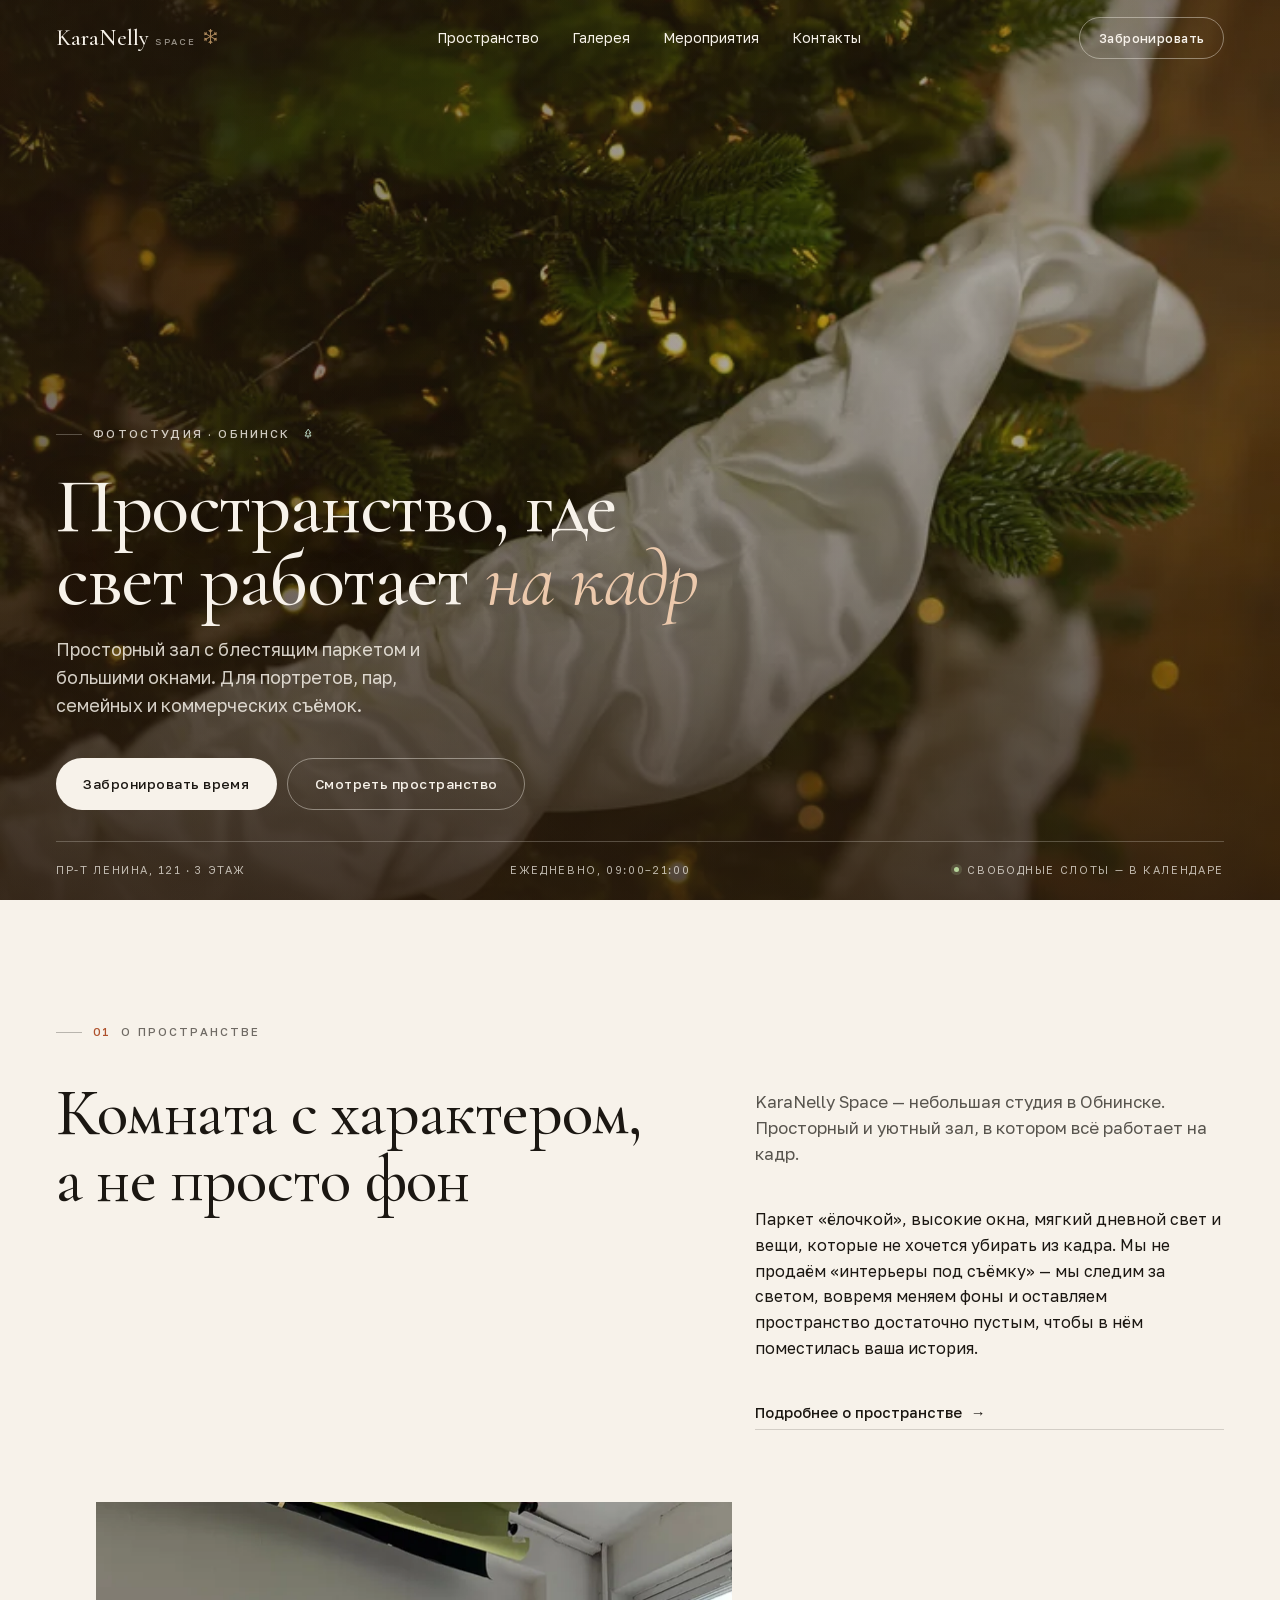
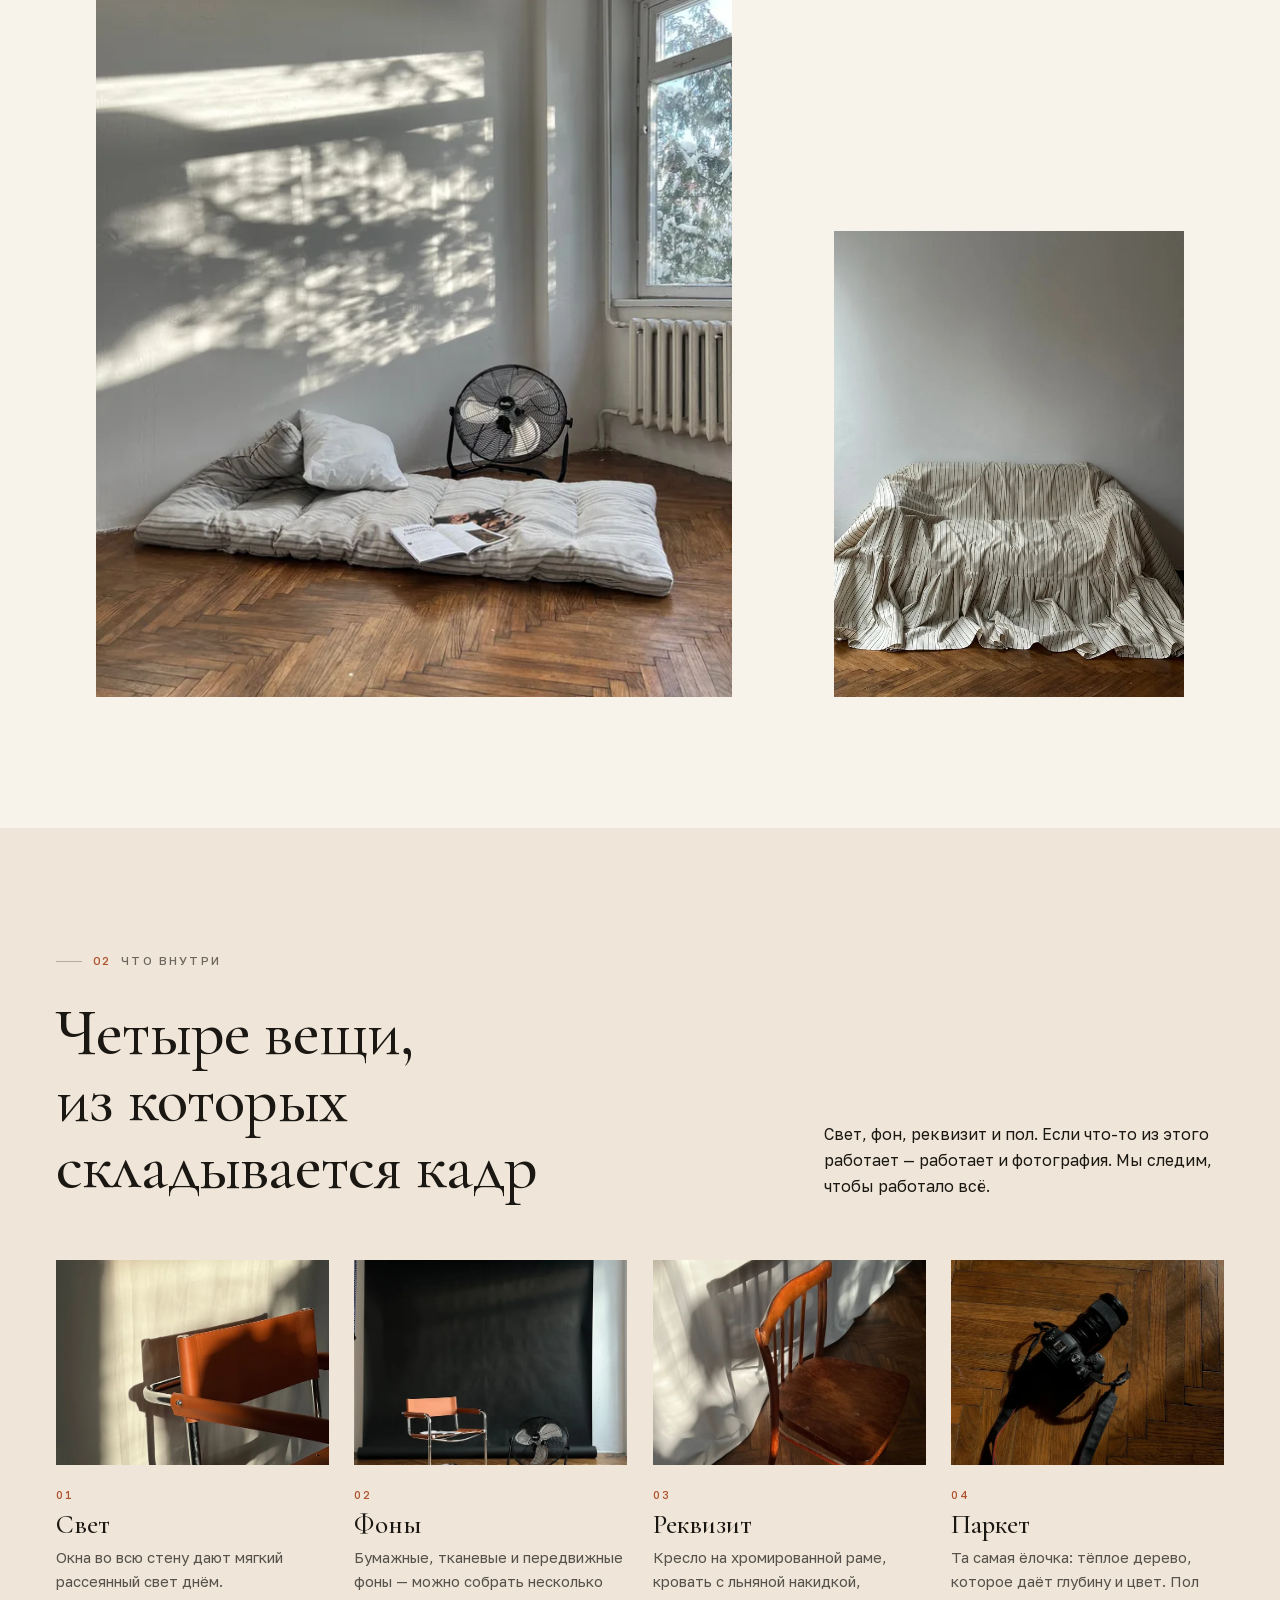
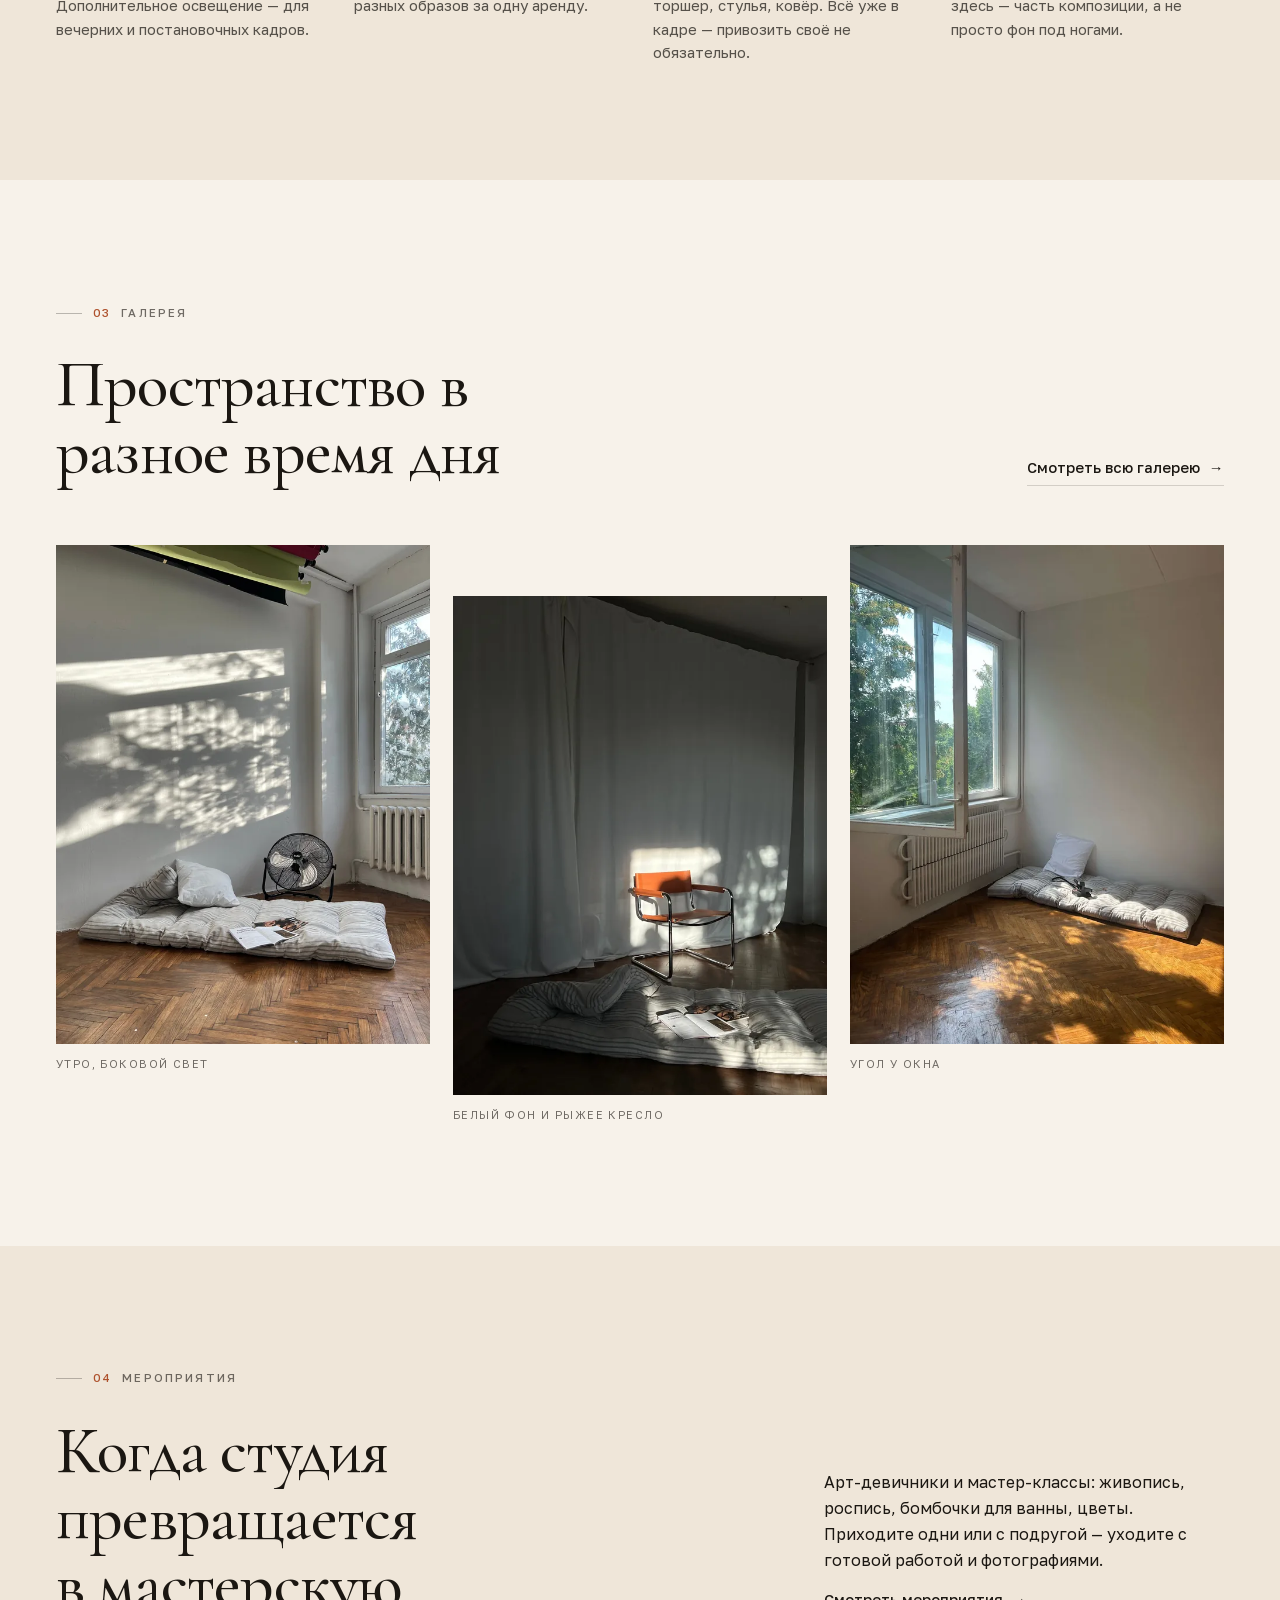
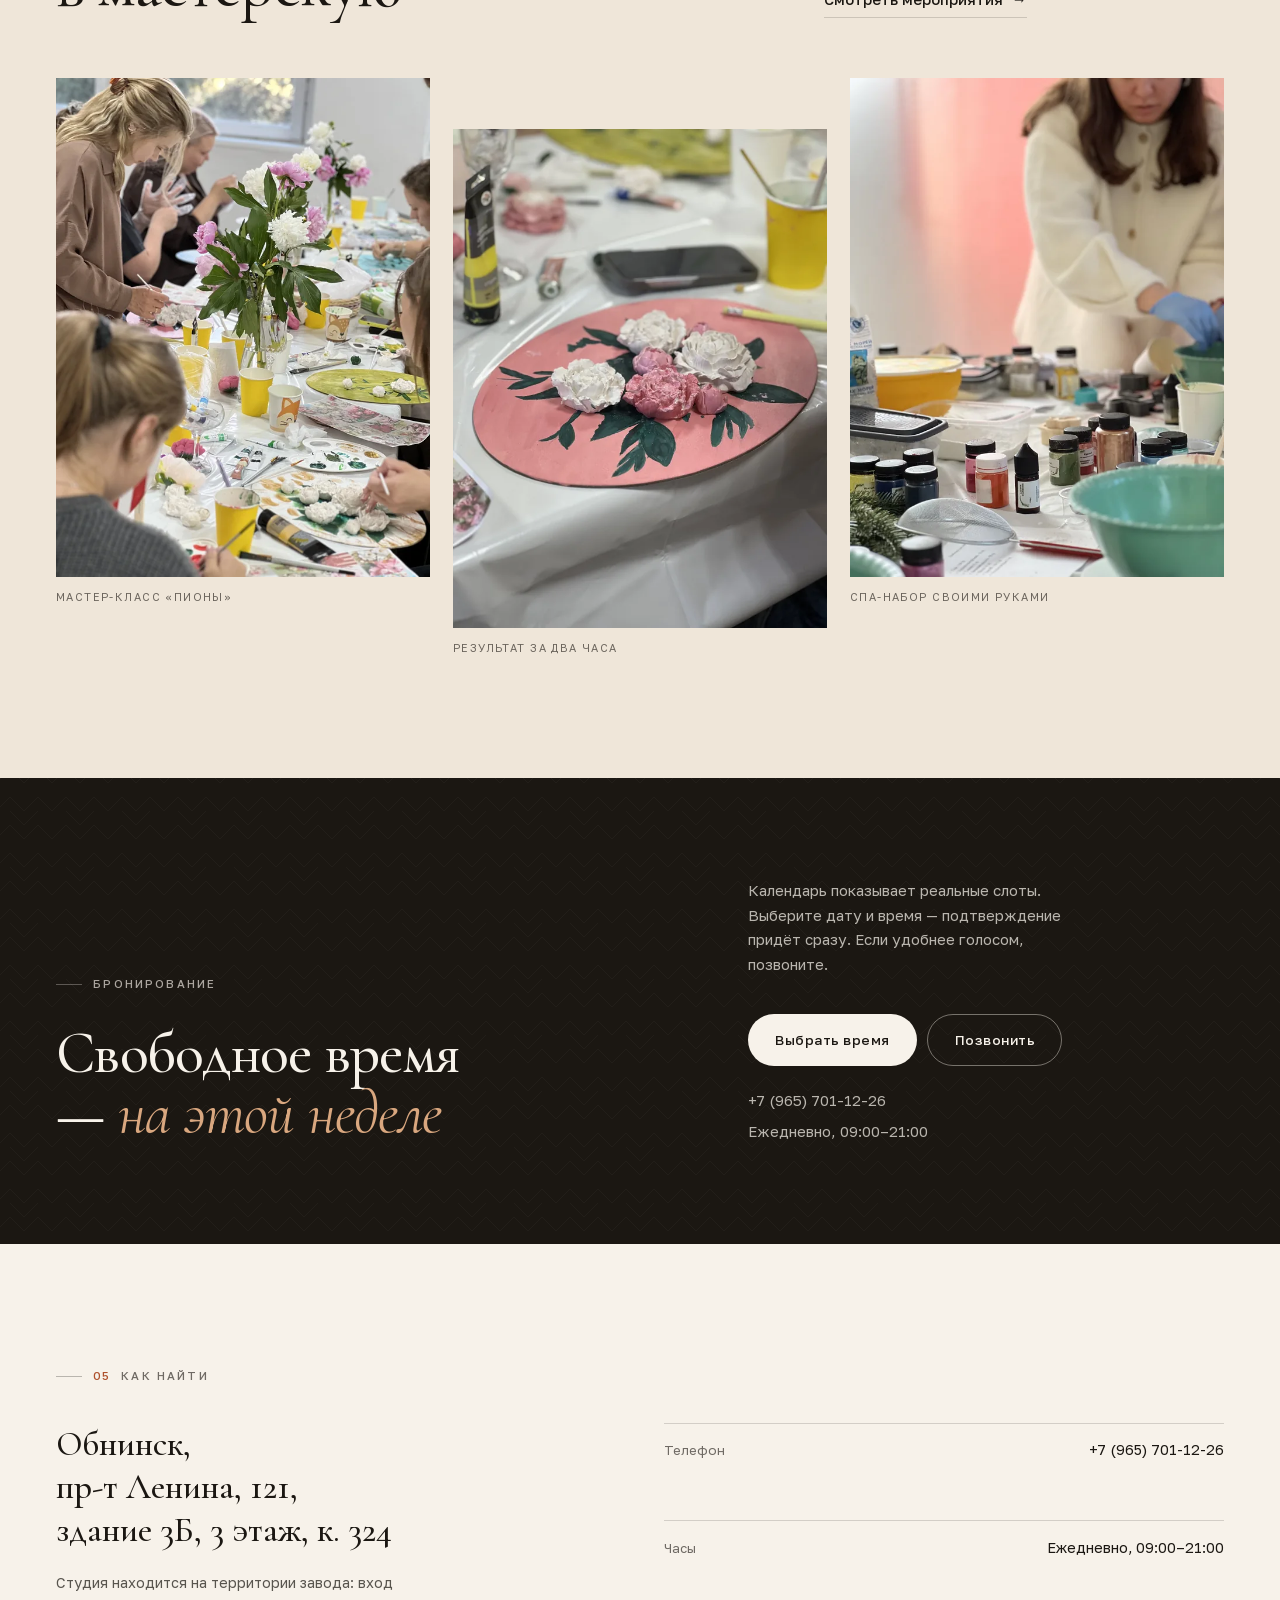
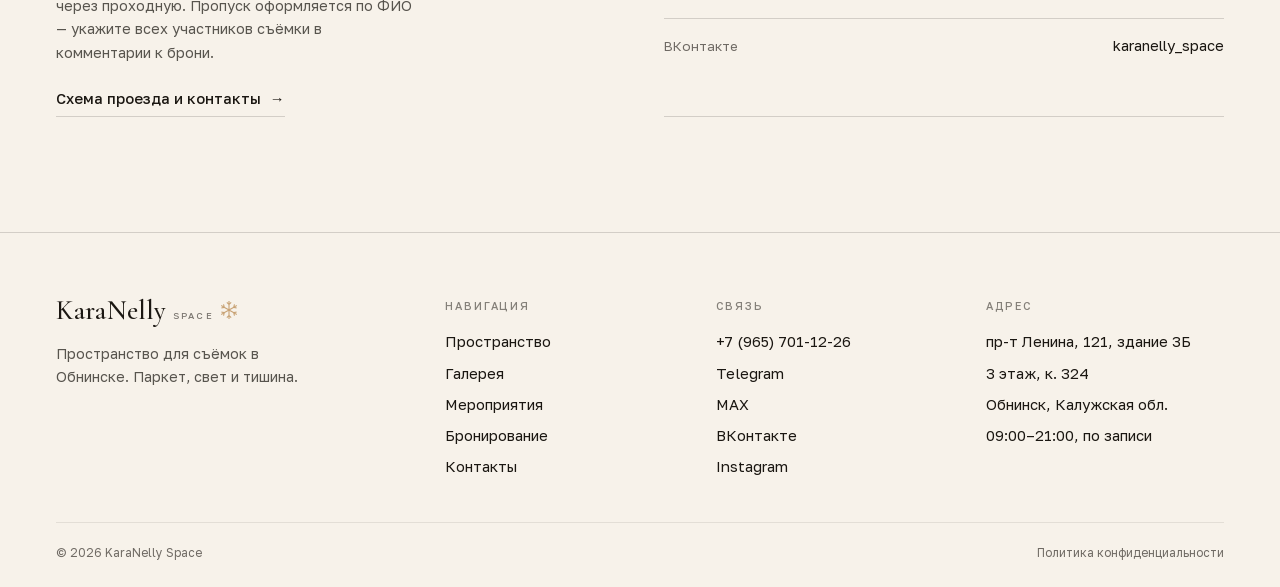
<file: index.html>
<!DOCTYPE html>
<html lang="ru">
<head>
  <meta charset="utf-8">
  <meta name="viewport" content="width=device-width, initial-scale=1">
  <title>KaraNelly Space — фотостудия в Обнинске</title>
  <meta name="description" content="Фотостудия KaraNelly Space в Обнинске: просторный зал с паркетом «ёлочкой», большие окна, фоны и реквизит. Аренда по часам, онлайн-бронирование.">
  <meta name="theme-color" content="#f7f2ea">
  <link rel="canonical" href="https://karanelly.space/">

  <link rel="icon" href="assets/img/favicon.svg" type="image/svg+xml">
  <link rel="icon" href="assets/img/icon-32.png" sizes="32x32" type="image/png">
  <link rel="apple-touch-icon" href="assets/img/icon-180.png">

  <meta property="og:type" content="website">
  <meta property="og:locale" content="ru_RU">
  <meta property="og:site_name" content="KaraNelly Space">
  <meta property="og:title" content="KaraNelly Space — фотостудия в Обнинске">
  <meta property="og:description" content="Просторный зал с блестящим паркетом и большими окнами. Аренда по часам, онлайн-бронирование.">
  <meta property="og:url" content="https://karanelly.space/">
  <meta property="og:image" content="https://karanelly.space/assets/img/og-image.jpg">
  <meta property="og:image:width" content="1200">
  <meta property="og:image:height" content="630">
  <meta name="twitter:card" content="summary_large_image">

  <link rel="preload" as="image" href="assets/img/hero-1920.webp"
        imagesrcset="assets/img/hero-1280.webp 1280w, assets/img/hero-1920.webp 1920w, assets/img/hero-2560.webp 2560w"
        imagesizes="100vw" media="(min-width: 768px)">
  <link rel="preload" as="image" href="assets/img/hero-m-1080.webp"
        imagesrcset="assets/img/hero-m-720.webp 720w, assets/img/hero-m-1080.webp 1080w"
        imagesizes="100vw" media="(max-width: 767px)">

  <link rel="stylesheet" href="assets/css/fonts.css?v=202611072244">
  <link rel="stylesheet" href="assets/css/style.css?v=202611072244">
  <script>document.documentElement.classList.add('js');</script>

  <script type="application/ld+json">
  {
    "@context": "https://schema.org",
    "@type": "PhotographyBusiness",
    "name": "KaraNelly Space",
    "description": "Фотостудия в Обнинске: просторный зал с паркетом «ёлочкой», большими окнами, фонами и реквизитом.",
    "url": "https://karanelly.space/",
    "image": "https://karanelly.space/assets/img/og-image.jpg",
    "telephone": "+7-965-701-12-26",
    "priceRange": "₽₽",
    "address": {
      "@type": "PostalAddress",
      "streetAddress": "пр-т Ленина, 121, здание 3Б, 3 этаж, к. 324",
      "addressLocality": "Обнинск",
      "addressRegion": "Калужская область",
      "addressCountry": "RU"
    },
    "sameAs": [
      "https://vk.ru/karanelly_space",
      "https://t.me/nellykara",
      "https://www.instagram.com/karanelly_space/"
    ]
  }
  </script>
  <script src="assets/js/theme.js?v=202611072244"></script>
  <script src="assets/js/metrica.js?v=202611072244"></script>
</head>
<body class="page-home">
  <a class="skip-link" href="#main">Перейти к содержанию</a>

  <header class="site-header" data-header>
    <div class="container header-inner">
      <a class="logo" href="./" aria-label="KaraNelly Space — на главную">
        KaraNelly<span class="logo__sub">space</span>
      </a>

      <nav class="nav" aria-label="Основная навигация">
        <a href="space/">Пространство</a>
        <a href="gallery/">Галерея</a>
        <a href="events/">Мероприятия</a>
        <a href="contacts/">Контакты</a>
      </nav>

      <a class="btn btn--sm btn--outline-light header-cta" href="booking/">Забронировать</a>

      <button class="burger" type="button" aria-expanded="false" aria-controls="mobile-menu" aria-label="Открыть меню" data-burger>
        <span></span>
        <span></span>
      </button>
    </div>
  </header>

  <div class="mobile-menu" id="mobile-menu" data-menu>
    <nav class="mobile-menu__nav" aria-label="Мобильная навигация">
      <a href="space/">Пространство <span>01</span></a>
      <a href="gallery/">Галерея <span>02</span></a>
      <a href="events/">Мероприятия <span>03</span></a>
      <a href="booking/">Бронирование <span>04</span></a>
      <a href="contacts/">Контакты <span>05</span></a>
    </nav>
    <a class="btn btn--primary" href="booking/" style="margin-top: 1.75rem; align-self: flex-start;">Забронировать время</a>
    <div class="mobile-menu__foot">
      <a href="tel:+79657011226">+7 (965) 701-12-26</a>
      <a href="https://t.me/nellykara" target="_blank" rel="noopener">Telegram</a>
      <a href="https://vk.ru/karanelly_space" target="_blank" rel="noopener">ВКонтакте</a>
      <p>Обнинск, пр-т Ленина, 121, здание 3Б, 3 этаж, к. 324</p>
    </div>
  </div>

  <main id="main">
    <!-- Первый экран -->
    <section class="hero">
      <picture class="hero__media">
        <source media="(max-width: 767px)"
                srcset="assets/img/hero-m-720.webp 720w, assets/img/hero-m-1080.webp 1080w"
                sizes="100vw">
        <img src="assets/img/hero-1920.webp"
             srcset="assets/img/hero-1280.webp 1280w, assets/img/hero-1920.webp 1920w, assets/img/hero-2560.webp 2560w"
             sizes="100vw"
             width="2560" height="1440"
             alt="Новогоднее оформление студии: ветки ёлки с гирляндой и белой тканью"
             fetchpriority="high">
      </picture>
      <div class="hero__scrim" aria-hidden="true"></div>

      <div class="container hero__content">
        <p class="eyebrow">Фотостудия · Обнинск</p>
        <h1>Пространство, где свет работает <em>на кадр</em></h1>
        <p class="hero__lead">Просторный зал с блестящим паркетом и большими окнами. Для портретов, пар, семейных и коммерческих съёмок.</p>
        <div class="hero__actions">
          <a class="btn btn--light" href="booking/">Забронировать время</a>
          <a class="btn btn--outline-light" href="space/">Смотреть пространство</a>
        </div>
      </div>

      <div class="container hero__foot">
        <span>пр-т Ленина, 121 · 3 этаж</span>
        <span>Ежедневно, 09:00–21:00</span>
        <span><i class="dot" aria-hidden="true"></i> Свободные слоты — в календаре</span>
      </div>
    </section>

    <!-- О пространстве -->
    <section class="section" aria-labelledby="about-title">
      <div class="container">
        <p class="eyebrow"><b>01</b> О пространстве</p>

        <div class="intro" style="margin-top: 1.6rem;">
          <h2 class="display" id="about-title" data-reveal>Комната с характером, а не просто фон</h2>
          <div class="intro__aside" data-reveal data-delay="120">
            <p class="lead">KaraNelly Space — небольшая студия в Обнинске. Просторный и уютный зал, в котором всё работает на кадр.</p>
            <p>Паркет «ёлочкой», высокие окна, мягкий дневной свет и вещи, которые не хочется убирать из кадра. Мы не продаём «интерьеры под съёмку» — мы следим за светом, вовремя меняем фоны и оставляем пространство достаточно пустым, чтобы в нём поместилась ваша история.</p>
            <a class="text-link" href="space/">Подробнее о пространстве</a>
          </div>
        </div>

        <div class="duo">
          <figure class="duo__main" data-reveal>
            <img src="assets/img/g03-1100.webp"
                 srcset="assets/img/g03-640.webp 640w, assets/img/g03-1100.webp 1100w, assets/img/g03-1600.webp 1600w"
                 sizes="(min-width: 860px) 45vw, 100vw"
                 width="1100" height="1467" loading="lazy" decoding="async"
                 alt="Кровать у окна, солнечные блики на стене">
          </figure>
          <figure class="duo__side" data-reveal data-delay="150">
            <img src="assets/img/g10-1100.webp"
                 srcset="assets/img/g10-640.webp 640w, assets/img/g10-1100.webp 1100w, assets/img/g10-1600.webp 1600w"
                 sizes="(min-width: 860px) 25vw, 40vw"
                 width="1100" height="1467" loading="lazy" decoding="async"
                 alt="Кресло в полосатой льняной обивке у белой стены">
          </figure>
        </div>
      </div>
    </section>

    <!-- Что внутри -->
    <section class="section section--soft" aria-labelledby="features-title">
      <div class="container">
        <div class="section-head">
          <div>
            <p class="eyebrow"><b>02</b> Что внутри</p>
            <h2 class="display" id="features-title" style="margin-top: 1.1rem;" data-reveal>Четыре вещи, из которых складывается кадр</h2>
          </div>
          <p class="section-head__aside" data-reveal data-delay="120">Свет, фон, реквизит и пол. Если что-то из этого работает — работает и фотография. Мы следим, чтобы работало всё.</p>
        </div>

        <div class="features">
          <article class="card" data-reveal>
            <div class="card__media">
              <img src="assets/img/g05-640.webp"
                   srcset="assets/img/g05-640.webp 640w, assets/img/g05-1100.webp 1100w"
                   sizes="(min-width: 1280px) 25vw, (min-width: 560px) 45vw, 100vw"
                   width="640" height="853" loading="lazy" decoding="async"
                   alt="Солнечный свет проходит через штору и ложится на стены">
            </div>
            <div class="card__body">
              <span class="card__num">01</span>
              <h3>Свет</h3>
              <p>Окна во всю стену дают мягкий рассеянный свет днём. Дополнительное освещение — для вечерних и постановочных кадров.</p>
            </div>
          </article>

          <article class="card" data-reveal data-delay="90">
            <div class="card__media">
              <img src="assets/img/g02-640.webp"
                   srcset="assets/img/g02-640.webp 640w, assets/img/g02-1100.webp 1100w"
                   sizes="(min-width: 1280px) 25vw, (min-width: 560px) 45vw, 100vw"
                   width="640" height="853" loading="lazy" decoding="async"
                   alt="Чёрный бумажный фон, рыжее кресло и матрас на паркете">
            </div>
            <div class="card__body">
              <span class="card__num">02</span>
              <h3>Фоны</h3>
              <p>Бумажные, тканевые и передвижные фоны — можно собрать несколько разных образов за одну аренду.</p>
            </div>
          </article>

          <article class="card" data-reveal data-delay="180">
            <div class="card__media">
              <img src="assets/img/g11-640.webp"
                   srcset="assets/img/g11-640.webp 640w, assets/img/g11-1100.webp 1100w"
                   sizes="(min-width: 1280px) 25vw, (min-width: 560px) 45vw, 100vw"
                   width="640" height="853" loading="lazy" decoding="async"
                   alt="Винтажный деревянный стул на фоне белой шторы">
            </div>
            <div class="card__body">
              <span class="card__num">03</span>
              <h3>Реквизит</h3>
              <p>Кресло на хромированной раме, кровать с льняной накидкой, торшер, стулья, ковёр. Всё уже в кадре — привозить своё не обязательно.</p>
            </div>
          </article>

          <article class="card" data-reveal data-delay="270">
            <div class="card__media">
              <img src="assets/img/g14-640.webp"
                   srcset="assets/img/g14-640.webp 640w, assets/img/g14-1100.webp 1100w"
                   sizes="(min-width: 1280px) 25vw, (min-width: 560px) 45vw, 100vw"
                   width="640" height="853" loading="lazy" decoding="async"
                   alt="Фотоаппарат лежит на паркете, уложенном ёлочкой">
            </div>
            <div class="card__body">
              <span class="card__num">04</span>
              <h3>Паркет</h3>
              <p>Та самая ёлочка: тёплое дерево, которое даёт глубину и цвет. Пол здесь — часть композиции, а не просто фон под ногами.</p>
            </div>
          </article>
        </div>
      </div>
    </section>

    <!-- Галерея: тизер -->
    <section class="section" aria-labelledby="gallery-title">
      <div class="container">
        <div class="section-head">
          <div>
            <p class="eyebrow"><b>03</b> Галерея</p>
            <h2 class="display" id="gallery-title" style="margin-top: 1.1rem;" data-reveal>Пространство в разное время дня</h2>
          </div>
          <p class="section-head__aside" data-reveal data-delay="120">
            <a class="text-link" href="gallery/">Смотреть всю галерею</a>
          </p>
        </div>

        <div class="strip">
          <figure class="strip__item" data-reveal>
            <a href="gallery/">
              <img src="assets/img/g03-1100.webp"
                   srcset="assets/img/g03-640.webp 640w, assets/img/g03-1100.webp 1100w, assets/img/g03-1600.webp 1600w"
                   sizes="(min-width: 900px) 32vw, 76vw"
                   width="1100" height="1467" loading="lazy" decoding="async"
                   alt="Кровать у окна, солнечные блики на стене">
            </a>
            <figcaption>Утро, боковой свет</figcaption>
          </figure>

          <figure class="strip__item" data-reveal data-delay="90">
            <a href="gallery/">
              <img src="assets/img/g06-1100.webp"
                   srcset="assets/img/g06-640.webp 640w, assets/img/g06-1100.webp 1100w, assets/img/g06-1600.webp 1600w"
                   sizes="(min-width: 900px) 32vw, 76vw"
                   width="1100" height="1467" loading="lazy" decoding="async"
                   alt="Белый фон, рыжее кресло и светлая штора">
            </a>
            <figcaption>Белый фон и рыжее кресло</figcaption>
          </figure>

          <figure class="strip__item" data-reveal data-delay="180">
            <a href="gallery/">
              <img src="assets/img/g13-1100.webp"
                   srcset="assets/img/g13-640.webp 640w, assets/img/g13-1100.webp 1100w, assets/img/g13-1600.webp 1600w"
                   sizes="(min-width: 900px) 32vw, 76vw"
                   width="1100" height="1467" loading="lazy" decoding="async"
                   alt="Угол зала с подушками на полу у окна">
            </a>
            <figcaption>Угол у окна</figcaption>
          </figure>
        </div>
      </div>
    </section>

    <!-- Мероприятия -->
    <section class="section section--soft" aria-labelledby="events-title">
      <div class="container">
        <div class="section-head">
          <div>
            <p class="eyebrow"><b>04</b> Мероприятия</p>
            <h2 class="display" id="events-title" style="margin-top: 1.1rem;" data-reveal>Когда студия превращается в мастерскую</h2>
          </div>
          <p class="section-head__aside" data-reveal data-delay="120">Арт-девичники и мастер-классы: живопись, роспись, бомбочки для ванны, цветы. Приходите одни или с подругой — уходите с готовой работой и фотографиями.<br><a class="text-link" href="events/" style="margin-top: .9rem;">Смотреть мероприятия</a></p>
        </div>

        <div class="strip">
          <figure class="strip__item" data-reveal>
            <a href="events/">
              <img src="assets/img/ev-group-1100.webp"
                   srcset="assets/img/ev-group-640.webp 640w, assets/img/ev-group-1100.webp 1100w, assets/img/ev-group-1600.webp 1600w"
                   sizes="(min-width: 900px) 32vw, 76vw"
                   width="1100" height="1467" loading="lazy" decoding="async"
                   alt="Женщины за большим столом расписывают тарелки пионами">
            </a>
            <figcaption>Мастер-класс «Пионы»</figcaption>
          </figure>

          <figure class="strip__item" data-reveal data-delay="90">
            <a href="events/">
              <img src="assets/img/ev-peonies-1100.webp"
                   srcset="assets/img/ev-peonies-640.webp 640w, assets/img/ev-peonies-1100.webp 1100w, assets/img/ev-peonies-1600.webp 1600w"
                   sizes="(min-width: 900px) 32vw, 76vw"
                   width="1100" height="1467" loading="lazy" decoding="async"
                   alt="Розовая тарелка с нарисованными пионами на столе">
            </a>
            <figcaption>Результат за два часа</figcaption>
          </figure>

          <figure class="strip__item" data-reveal data-delay="180">
            <a href="events/">
              <img src="assets/img/ev-bombs-work-1100.webp"
                   srcset="assets/img/ev-bombs-work-640.webp 640w, assets/img/ev-bombs-work-1100.webp 1100w, assets/img/ev-bombs-work-1600.webp 1600w"
                   sizes="(min-width: 900px) 32vw, 76vw"
                   width="1100" height="1467" loading="lazy" decoding="async"
                   alt="Участница смешивает ингредиенты для бомбочек в миске">
            </a>
            <figcaption>Спа-набор своими руками</figcaption>
          </figure>
        </div>
      </div>
    </section>

    <!-- Бронирование -->
    <section class="cta-band" aria-labelledby="cta-title">
      <div class="container cta-band__inner">
        <div>
          <p class="eyebrow">Бронирование</p>
          <h2 class="display" id="cta-title" style="margin-top: 1.1rem;" data-reveal>Свободное время — <em>на этой неделе</em></h2>
        </div>
        <div class="cta-band__aside" data-reveal data-delay="120">
          <p>Календарь показывает реальные слоты. Выберите дату и время — подтверждение придёт сразу. Если удобнее голосом, позвоните.</p>
          <div class="cta-band__actions">
            <a class="btn btn--light" href="booking/">Выбрать время</a>
            <a class="btn btn--outline-light" href="tel:+79657011226">Позвонить</a>
          </div>
          <p class="cta-band__phones">
            <a href="tel:+79657011226">+7 (965) 701-12-26</a>
            <span>Ежедневно, 09:00–21:00</span>
          </p>
        </div>
      </div>
    </section>

    <!-- Как найти -->
    <section class="section" aria-labelledby="find-title">
      <div class="container">
        <p class="eyebrow"><b>05</b> Как найти</p>
        <div class="find" style="margin-top: 1.6rem;">
          <div>
            <h2 class="find__address" id="find-title" data-reveal>Обнинск,<br>пр-т Ленина, 121,<br>здание 3Б, 3 этаж, к. 324</h2>
            <p class="find__note">Студия находится на территории завода: вход через проходную. Пропуск оформляется по ФИО — укажите всех участников съёмки в комментарии к брони.</p>
            <p style="margin-top: 1.4rem;"><a class="text-link" href="contacts/">Схема проезда и контакты</a></p>
          </div>

          <dl class="find__list">
            <div class="find__row"><dt>Телефон</dt><dd><a href="tel:+79657011226">+7 (965) 701-12-26</a></dd></div>
            <div class="find__row"><dt>Часы</dt><dd>Ежедневно, 09:00–21:00</dd></div>
            <div class="find__row"><dt>ВКонтакте</dt><dd><a href="https://vk.ru/karanelly_space" target="_blank" rel="noopener">karanelly_space</a></dd></div>
          </dl>
        </div>
      </div>
    </section>
  </main>

  <footer class="site-footer">
    <div class="container">
      <div class="footer-top">
        <div class="footer-brand">
          <a class="logo" href="./">KaraNelly<span class="logo__sub">space</span></a>
          <p>Пространство для съёмок в Обнинске. Паркет, свет и тишина.</p>
        </div>

        <div class="footer-col">
          <h2>Навигация</h2>
          <ul>
            <li><a href="space/">Пространство</a></li>
            <li><a href="gallery/">Галерея</a></li>
            <li><a href="events/">Мероприятия</a></li>
            <li><a href="booking/">Бронирование</a></li>
            <li><a href="contacts/">Контакты</a></li>
          </ul>
        </div>

        <div class="footer-col">
          <h2>Связь</h2>
          <ul>
            <li><a href="tel:+79657011226">+7 (965) 701-12-26</a></li>
            <li><a href="https://t.me/nellykara" target="_blank" rel="noopener">Telegram</a></li>
            <li><a href="https://max.ru/u/f9LHodD0cOLRB8kmA9KUD_SNhukRLM-po_1AX9FuOGSH09HfahHpemriq_w" target="_blank" rel="noopener">MAX</a></li>
            <li><a href="https://vk.ru/karanelly_space" target="_blank" rel="noopener">ВКонтакте</a></li>
            <li><a href="https://www.instagram.com/karanelly_space/" target="_blank" rel="noopener">Instagram</a></li>
          </ul>
        </div>

        <div class="footer-col">
          <h2>Адрес</h2>
          <ul>
            <li>пр-т Ленина, 121, здание 3Б</li>
            <li>3 этаж, к. 324</li>
            <li>Обнинск, Калужская обл.</li>
            <li>09:00–21:00, по записи</li>
          </ul>
        </div>
      </div>

      <div class="footer-bottom">
        <span>© <span data-year>2026</span> KaraNelly Space</span>
        <span><a href="privacy/">Политика конфиденциальности</a></span>
      </div>
    </div>
  </footer>

  <script src="assets/js/main.js?v=202611072244" defer></script>
</body>
</html>
</file>
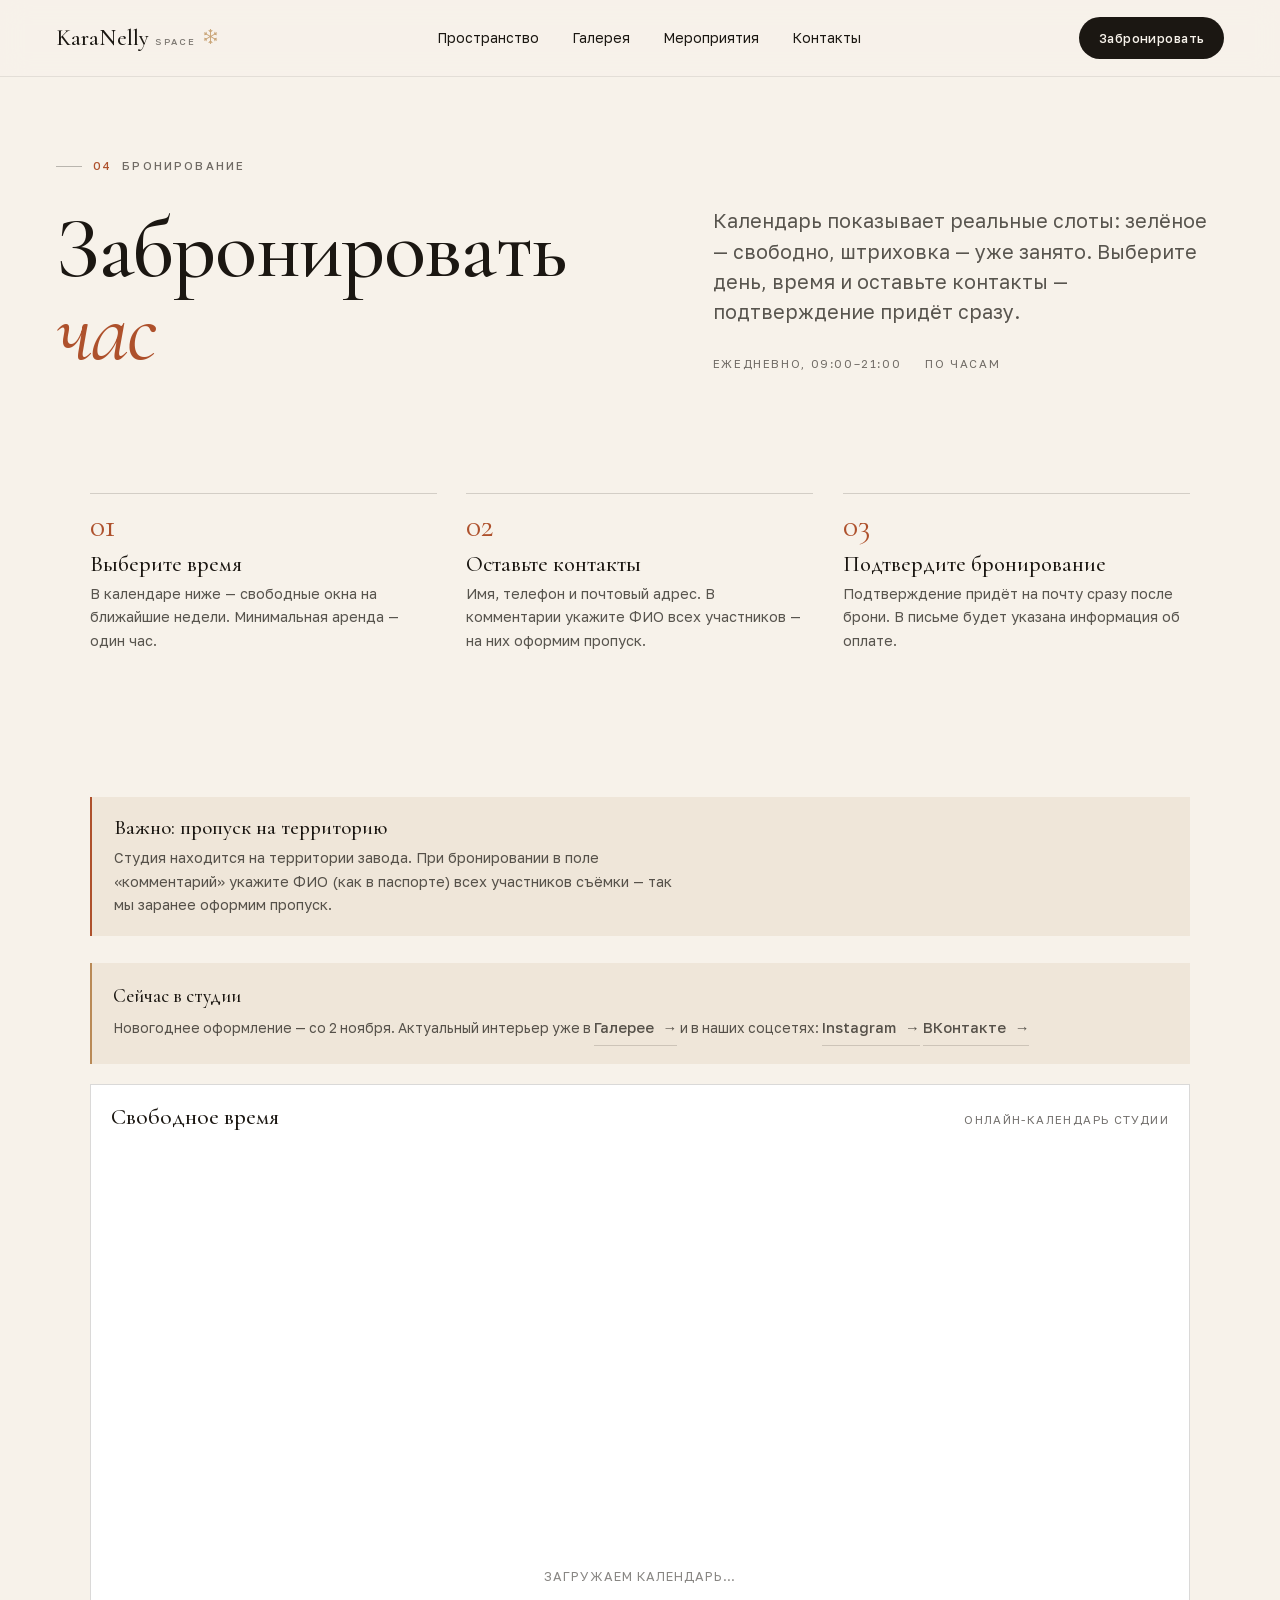
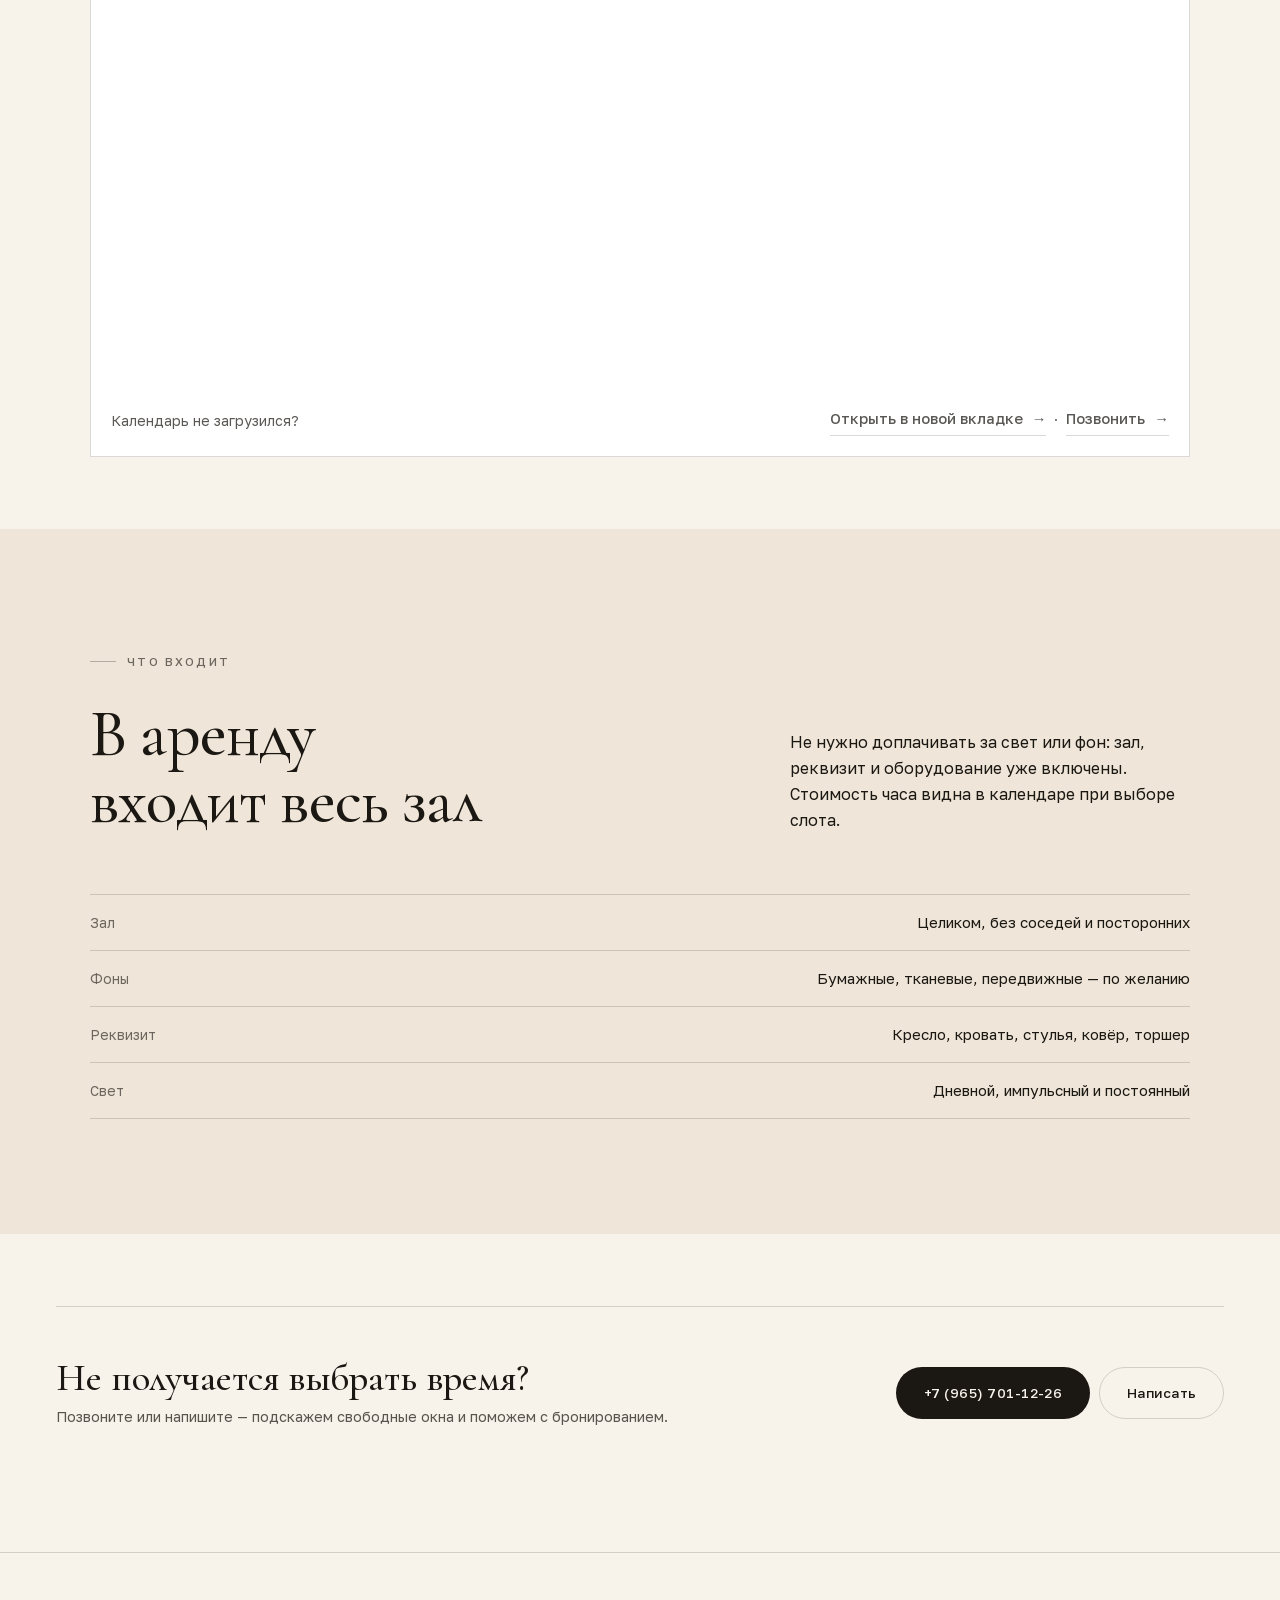
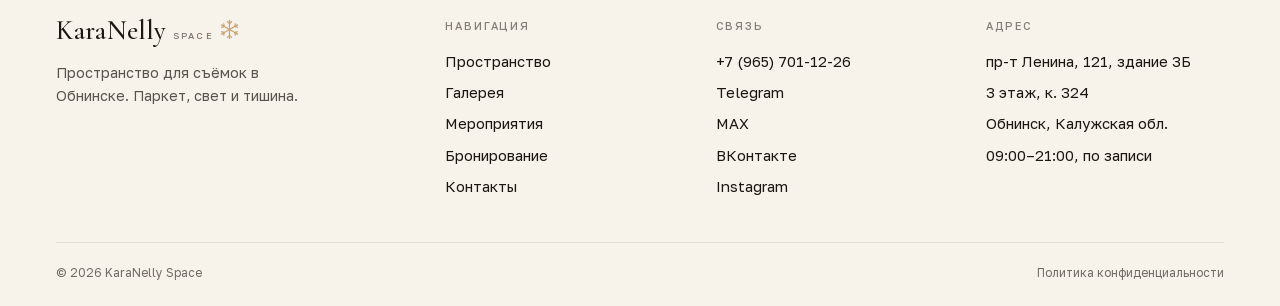
<file: booking/index.html>
<!DOCTYPE html>
<html lang="ru">
<head>
  <meta charset="utf-8">
  <meta name="viewport" content="width=device-width, initial-scale=1">
  <title>Бронирование — KaraNelly Space, фотостудия в Обнинске</title>
  <meta name="description" content="Онлайн-бронирование фотостудии KaraNelly Space в Обнинске: выберите свободную дату и время в календаре. Пропуск на территорию оформляется по ФИО.">
  <meta name="theme-color" content="#f7f2ea">
  <link rel="canonical" href="https://karanelly.space/booking/">

  <link rel="icon" href="../assets/img/favicon.svg" type="image/svg+xml">
  <link rel="icon" href="../assets/img/icon-32.png" sizes="32x32" type="image/png">
  <link rel="apple-touch-icon" href="../assets/img/icon-180.png">

  <meta property="og:type" content="website">
  <meta property="og:locale" content="ru_RU">
  <meta property="og:site_name" content="KaraNelly Space">
  <meta property="og:title" content="Бронирование — KaraNelly Space">
  <meta property="og:description" content="Выберите свободное время в календаре студии.">
  <meta property="og:url" content="https://karanelly.space/booking/">
  <meta property="og:image" content="https://karanelly.space/assets/img/og-image.jpg">
  <meta name="twitter:card" content="summary_large_image">

  <link rel="stylesheet" href="../assets/css/fonts.css?v=202611072244">
  <link rel="stylesheet" href="../assets/css/style.css?v=202611072244">
  <script>document.documentElement.classList.add('js');</script>
  <script src="../assets/js/theme.js?v=202611072244"></script>
  <script src="../assets/js/metrica.js?v=202611072244"></script>
</head>
<body>
  <a class="skip-link" href="#main">Перейти к содержанию</a>

  <header class="site-header" data-header>
    <div class="container header-inner">
      <a class="logo" href="../" aria-label="KaraNelly Space — на главную">
        KaraNelly<span class="logo__sub">space</span>
      </a>

      <nav class="nav" aria-label="Основная навигация">
        <a href="../space/">Пространство</a>
        <a href="../gallery/">Галерея</a>
        <a href="../events/">Мероприятия</a>
        <a href="../contacts/">Контакты</a>
      </nav>

      <a class="btn btn--sm btn--primary header-cta" href="../booking/" aria-current="page">Забронировать</a>

      <button class="burger" type="button" aria-expanded="false" aria-controls="mobile-menu" aria-label="Открыть меню" data-burger>
        <span></span>
        <span></span>
      </button>
    </div>
  </header>

  <div class="mobile-menu" id="mobile-menu" data-menu>
    <nav class="mobile-menu__nav" aria-label="Мобильная навигация">
      <a href="../space/">Пространство <span>01</span></a>
      <a href="../gallery/">Галерея <span>02</span></a>
      <a href="../events/">Мероприятия <span>03</span></a>
      <a href="../booking/">Бронирование <span>04</span></a>
      <a href="../contacts/">Контакты <span>05</span></a>
    </nav>
    <a class="btn btn--primary" href="../booking/" style="margin-top: 1.75rem; align-self: flex-start;">Забронировать время</a>
    <div class="mobile-menu__foot">
      <a href="tel:+79657011226">+7 (965) 701-12-26</a>
      <a href="https://t.me/nellykara" target="_blank" rel="noopener">Telegram</a>
      <a href="https://vk.ru/karanelly_space" target="_blank" rel="noopener">ВКонтакте</a>
      <p>Обнинск, пр-т Ленина, 121, здание 3Б, 3 этаж, к. 324</p>
    </div>
  </div>

  <main id="main">
    <section class="page-hero">
      <div class="container">
        <p class="eyebrow"><b>04</b> Бронирование</p>
        <div class="page-hero__grid" style="margin-top: 1.2rem;">
          <h1 class="page-title">Забронировать<br><em>час</em></h1>
          <div>
            <p class="lead">Календарь показывает реальные слоты: зелёное — свободно, штриховка — уже занято. Выберите день, время и оставьте контакты — подтверждение придёт сразу.</p>
            <p class="page-hero__meta"><span>Ежедневно, 09:00–21:00</span><span>По часам</span></p>
          </div>
        </div>
      </div>
    </section>

    <section class="section--tight" aria-labelledby="steps-title">
      <div class="container booking-wrap">
        <h2 class="sr-only" id="steps-title">Как забронировать</h2>
        <div class="steps">
          <div class="step" data-reveal>
            <span class="step__num">01</span>
            <h3>Выберите время</h3>
            <p>В календаре ниже — свободные окна на ближайшие недели. Минимальная аренда — один час.</p>
          </div>
          <div class="step" data-reveal data-delay="90">
            <span class="step__num">02</span>
            <h3>Оставьте контакты</h3>
            <p>Имя, телефон и почтовый адрес. В комментарии укажите ФИО всех участников — на них оформим пропуск.</p>
          </div>
          <div class="step" data-reveal data-delay="180">
            <span class="step__num">03</span>
            <h3>Подтвердите бронирование</h3>
            <p>Подтверждение придёт на почту сразу после брони. В письме будет указана информация об оплате.</p>
          </div>
        </div>
      </div>
    </section>

    <section class="section--tight" aria-labelledby="calendar-title">
      <div class="container booking-wrap">
        <div class="note" style="margin-bottom: 1.75rem;" data-reveal>
          <h3>Важно: пропуск на территорию</h3>
          <p>Студия находится на территории завода. При бронировании в поле «комментарий» укажите ФИО (как в паспорте) всех участников съёмки — так мы заранее оформим пропуск.</p>
        </div>

        <div class="season" style="margin-bottom: 1.25rem;" data-reveal>
          <strong>Сейчас в студии </strong>
          <span>Новогоднее оформление — со 2 ноября. Актуальный интерьер уже в <a class="text-link" href="../gallery/">Галерее</a> и в наших соцсетях: <a class="text-link" href="https://www.instagram.com/karanelly_space/" target="_blank" rel="noopener">Instagram</a> <a class="text-link" href="https://vk.ru/karanelly_space" target="_blank" rel="noopener">ВКонтакте</a></span>
        </div>

        <div class="widget-shell" data-reveal>
          <div class="widget-head">
            <h2 id="calendar-title">Свободное время</h2>
            <span>Онлайн-календарь студии</span>
          </div>

          <div class="widget-scroll">
            <div class="widget-skeleton" data-widget-skeleton aria-hidden="true">Загружаем календарь…</div>
            <iframe data-widget
              src="https://appevent.ru/widget/embeded?widget_key=b3dbee30545fd1ce2948c26ed984de83&amp;hall_id=9494"
              title="Календарь бронирования фотостудии KaraNelly Space"
              width="100%"
              height="860"
              referrerpolicy="no-referrer-when-downgrade"
              style="background:#ffffff;border:none;"></iframe>
          </div>

          <div class="widget-fallback">
            <span>Календарь не загрузился?</span>
            <span>
              <a class="text-link" href="https://appevent.ru/widget/embeded?widget_key=b3dbee30545fd1ce2948c26ed984de83&amp;hall_id=9494" target="_blank" rel="noopener">Открыть в новой вкладке</a>
              &nbsp;·&nbsp;
              <a class="text-link" href="tel:+79657011226">Позвонить</a>
            </span>
          </div>
        </div>

      </div>
    </section>

    <section class="section section--soft" aria-labelledby="included-title">
      <div class="container booking-wrap">
        <div class="section-head">
          <div>
            <p class="eyebrow">Что входит</p>
            <h2 class="display" id="included-title" style="margin-top: 1.1rem;" data-reveal>В аренду входит весь зал</h2>
          </div>
          <p class="section-head__aside" data-reveal data-delay="120">Не нужно доплачивать за свет или фон: зал, реквизит и оборудование уже включены. Стоимость часа видна в календаре при выборе слота.</p>
        </div>

        <dl class="specs" data-reveal>
          <div><dt>Зал</dt><dd>Целиком, без соседей и посторонних</dd></div>
          <div><dt>Фоны</dt><dd>Бумажные, тканевые, передвижные — по желанию</dd></div>
          <div><dt>Реквизит</dt><dd>Кресло, кровать, стулья, ковёр, торшер</dd></div>
          <div><dt>Свет</dt><dd>Дневной, импульсный и постоянный</dd></div>
        </dl>
      </div>
    </section>

    <section class="section section--tight">
      <div class="container">
        <div class="cta-row">
          <div>
            <h2>Не получается выбрать время?</h2>
            <p>Позвоните или напишите — подскажем свободные окна и поможем с бронированием.</p>
          </div>
          <div class="cta-row__actions">
            <a class="btn btn--primary" href="tel:+79657011226">+7 (965) 701-12-26</a>
            <div class="contact-menu">
              <button class="btn btn--ghost" type="button" aria-expanded="false" aria-controls="write-menu" data-contact-toggle>Написать</button>
              <div class="contact-menu__list" id="write-menu" data-contact-list hidden>
                <a href="https://t.me/nellykara" target="_blank" rel="noopener">Telegram</a>
                <a href="https://max.ru/u/f9LHodD0cOLRB8kmA9KUD_SNhukRLM-po_1AX9FuOGSH09HfahHpemriq_w" target="_blank" rel="noopener">MAX</a>
                <a href="https://wa.me/79657011226" target="_blank" rel="noopener">WhatsApp</a>
              </div>
            </div>
          </div>
        </div>
      </div>
    </section>
  </main>

  <footer class="site-footer">
    <div class="container">
      <div class="footer-top">
        <div class="footer-brand">
          <a class="logo" href="../">KaraNelly<span class="logo__sub">space</span></a>
          <p>Пространство для съёмок в Обнинске. Паркет, свет и тишина.</p>
        </div>
        <div class="footer-col">
          <h2>Навигация</h2>
          <ul>
            <li><a href="../space/">Пространство</a></li>
            <li><a href="../gallery/">Галерея</a></li>
            <li><a href="../events/">Мероприятия</a></li>
            <li><a href="../booking/">Бронирование</a></li>
            <li><a href="../contacts/">Контакты</a></li>
          </ul>
        </div>
        <div class="footer-col">
          <h2>Связь</h2>
          <ul>
            <li><a href="tel:+79657011226">+7 (965) 701-12-26</a></li>
            <li><a href="https://t.me/nellykara" target="_blank" rel="noopener">Telegram</a></li>
            <li><a href="https://max.ru/u/f9LHodD0cOLRB8kmA9KUD_SNhukRLM-po_1AX9FuOGSH09HfahHpemriq_w" target="_blank" rel="noopener">MAX</a></li>
            <li><a href="https://vk.ru/karanelly_space" target="_blank" rel="noopener">ВКонтакте</a></li>
            <li><a href="https://www.instagram.com/karanelly_space/" target="_blank" rel="noopener">Instagram</a></li>
          </ul>
        </div>
        <div class="footer-col">
          <h2>Адрес</h2>
          <ul>
            <li>пр-т Ленина, 121, здание 3Б</li>
            <li>3 этаж, к. 324</li>
            <li>Обнинск, Калужская обл.</li>
            <li>09:00–21:00, по записи</li>
          </ul>
        </div>
      </div>
      <div class="footer-bottom">
        <span>© <span data-year>2026</span> KaraNelly Space</span>
        <span><a href="../privacy/">Политика конфиденциальности</a></span>
      </div>
    </div>
  </footer>

  <script src="../assets/js/main.js?v=202611072244" defer></script>
</body>
</html>
</file>
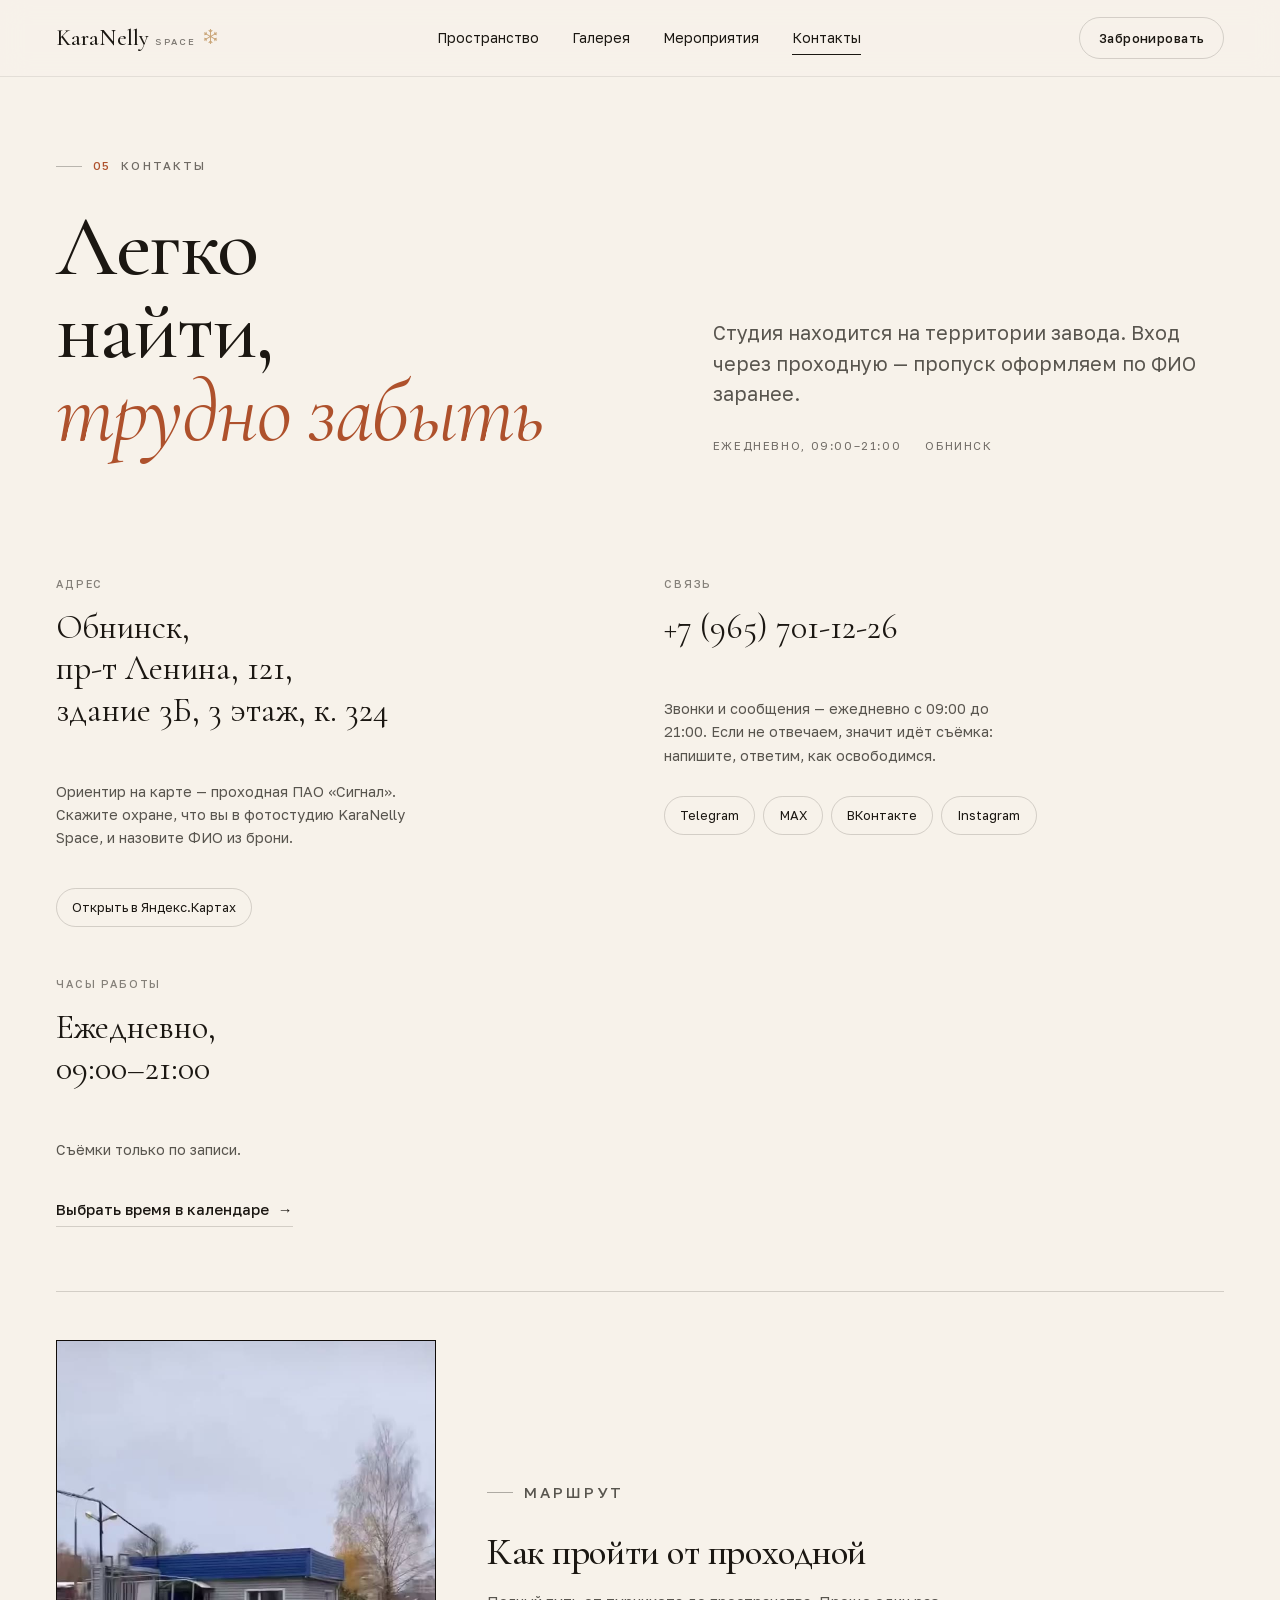
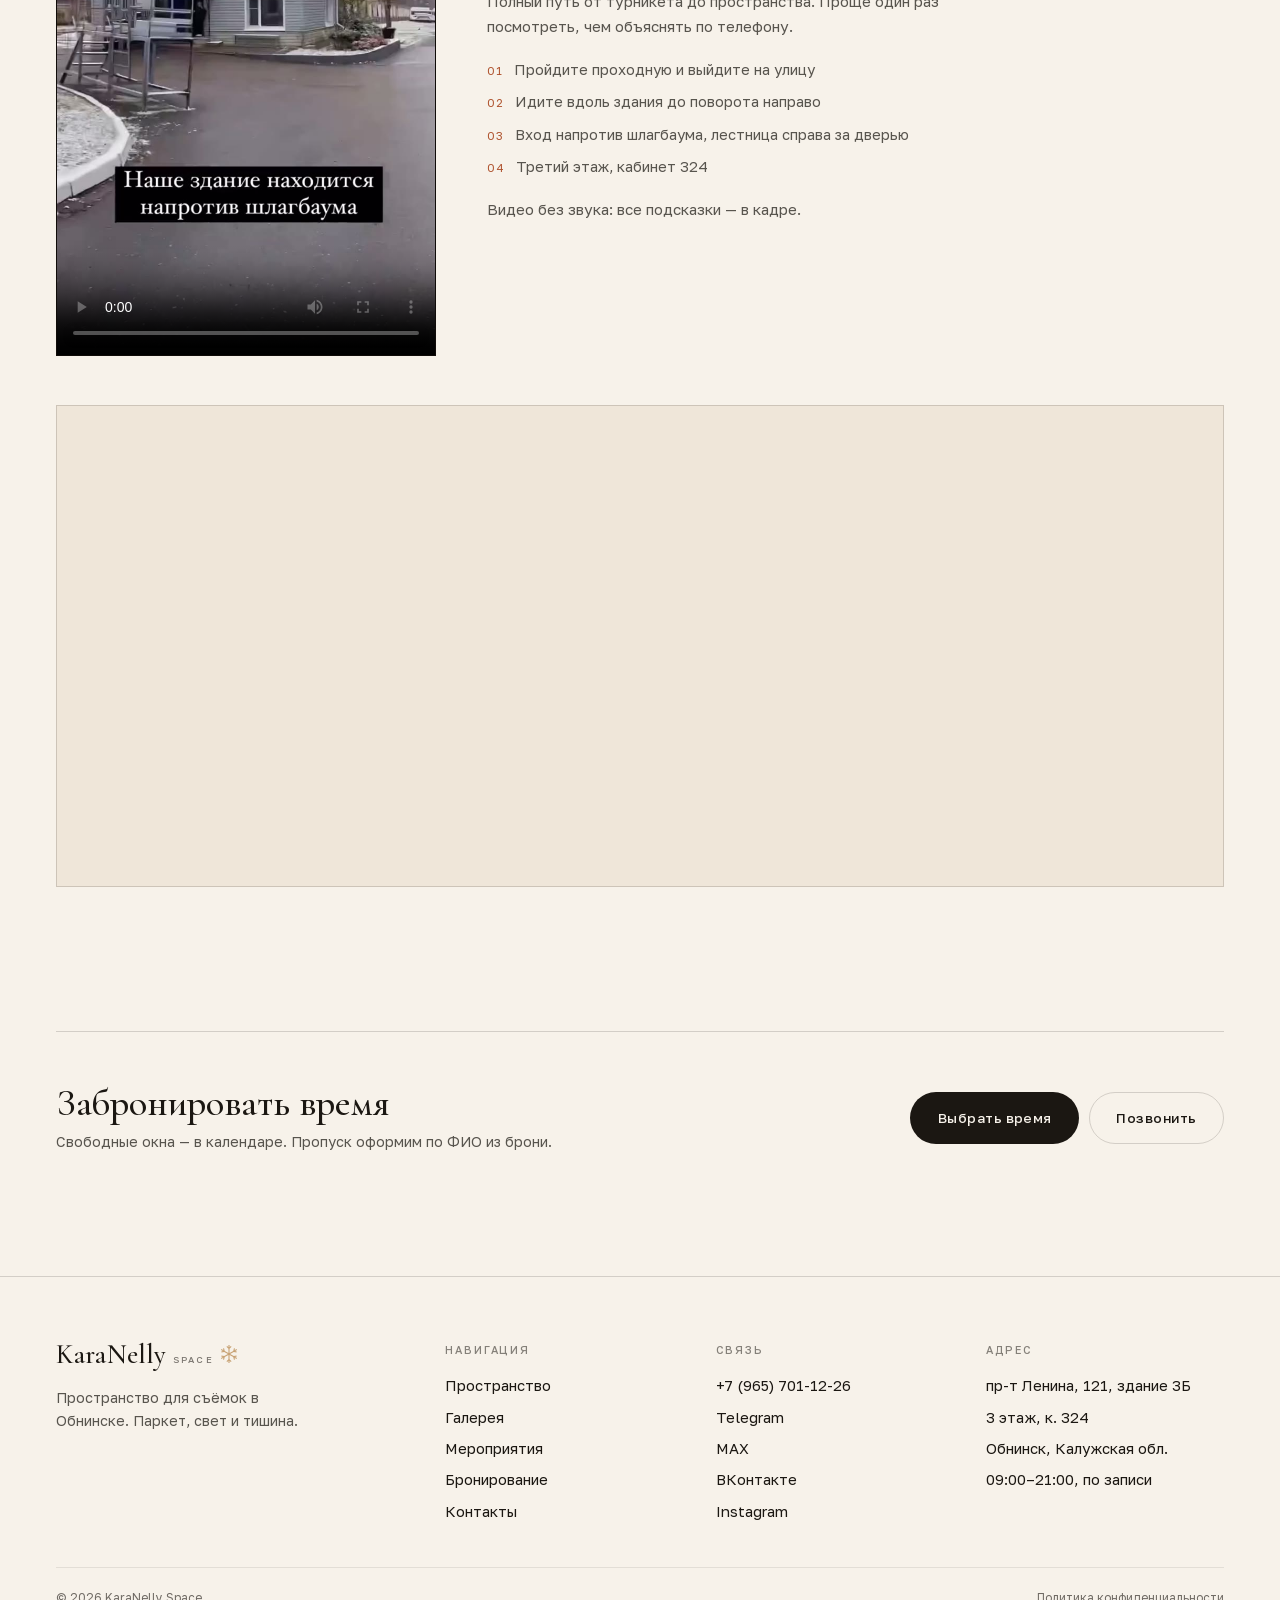
<file: contacts/index.html>
<!DOCTYPE html>
<html lang="ru">
<head>
  <meta charset="utf-8">
  <meta name="viewport" content="width=device-width, initial-scale=1">
  <title>Контакты — KaraNelly Space, фотостудия в Обнинске</title>
  <meta name="description" content="Как найти фотостудию KaraNelly Space: Обнинск, пр-т Ленина, 121, здание 3Б, 3 этаж, к. 324. Телефон, Telegram, схема прохода через проходную.">
  <meta name="theme-color" content="#f7f2ea">
  <link rel="canonical" href="https://karanelly.space/contacts/">

  <link rel="icon" href="../assets/img/favicon.svg" type="image/svg+xml">
  <link rel="icon" href="../assets/img/icon-32.png" sizes="32x32" type="image/png">
  <link rel="apple-touch-icon" href="../assets/img/icon-180.png">

  <meta property="og:type" content="website">
  <meta property="og:locale" content="ru_RU">
  <meta property="og:site_name" content="KaraNelly Space">
  <meta property="og:title" content="Контакты — KaraNelly Space">
  <meta property="og:description" content="Обнинск, пр-т Ленина, 121, здание 3Б, 3 этаж, к. 324.">
  <meta property="og:url" content="https://karanelly.space/contacts/">
  <meta property="og:image" content="https://karanelly.space/assets/img/og-image.jpg">
  <meta name="twitter:card" content="summary_large_image">

  <link rel="stylesheet" href="../assets/css/fonts.css?v=202611072244">
  <link rel="stylesheet" href="../assets/css/style.css?v=202611072244">
  <script>document.documentElement.classList.add('js');</script>
  <script src="../assets/js/theme.js?v=202611072244"></script>
  <script src="../assets/js/metrica.js?v=202611072244"></script>
</head>
<body>
  <a class="skip-link" href="#main">Перейти к содержанию</a>

  <header class="site-header" data-header>
    <div class="container header-inner">
      <a class="logo" href="../" aria-label="KaraNelly Space — на главную">
        KaraNelly<span class="logo__sub">space</span>
      </a>

      <nav class="nav" aria-label="Основная навигация">
        <a href="../space/">Пространство</a>
        <a href="../gallery/">Галерея</a>
        <a href="../events/">Мероприятия</a>
        <a href="../contacts/" aria-current="page">Контакты</a>
      </nav>

      <a class="btn btn--sm btn--ghost header-cta" href="../booking/">Забронировать</a>

      <button class="burger" type="button" aria-expanded="false" aria-controls="mobile-menu" aria-label="Открыть меню" data-burger>
        <span></span>
        <span></span>
      </button>
    </div>
  </header>

  <div class="mobile-menu" id="mobile-menu" data-menu>
    <nav class="mobile-menu__nav" aria-label="Мобильная навигация">
      <a href="../space/">Пространство <span>01</span></a>
      <a href="../gallery/">Галерея <span>02</span></a>
      <a href="../events/">Мероприятия <span>03</span></a>
      <a href="../booking/">Бронирование <span>04</span></a>
      <a href="../contacts/">Контакты <span>05</span></a>
    </nav>
    <a class="btn btn--primary" href="../booking/" style="margin-top: 1.75rem; align-self: flex-start;">Забронировать время</a>
    <div class="mobile-menu__foot">
      <a href="tel:+79657011226">+7 (965) 701-12-26</a>
      <a href="https://t.me/nellykara" target="_blank" rel="noopener">Telegram</a>
      <a href="https://vk.ru/karanelly_space" target="_blank" rel="noopener">ВКонтакте</a>
      <p>Обнинск, пр-т Ленина, 121, здание 3Б, 3 этаж, к. 324</p>
    </div>
  </div>

  <main id="main">
    <section class="page-hero">
      <div class="container">
        <p class="eyebrow"><b>05</b> Контакты</p>
        <div class="page-hero__grid" style="margin-top: 1.2rem;">
          <h1 class="page-title">Легко<br>найти,<br><em>трудно забыть</em></h1>
          <div>
            <p class="lead">Студия находится на территории завода. Вход через проходную — пропуск оформляем по ФИО заранее.</p>
            <p class="page-hero__meta"><span>Ежедневно, 09:00–21:00</span><span>Обнинск</span></p>
          </div>
        </div>
      </div>
    </section>

    <section class="section--tight" aria-label="Контакты и схема">
      <div class="container">
        <div class="contact-grid">
          <div class="contact-block" data-reveal>
            <h2>Адрес</h2>
            <p class="contact-big">Обнинск,<br>пр-т Ленина, 121,<br>здание 3Б, 3 этаж, к. 324</p>
            <p class="find__note">Ориентир на карте — проходная ПАО «Сигнал». Скажите охране, что вы в фотостудию KaraNelly Space, и назовите ФИО из брони.</p>

            <div class="socials" style="margin-top: 0.6rem;">
              <a href="https://yandex.ru/maps/org/karanelly_space/17133694311/?ll=36.589944%2C55.105346&amp;z=17.16" target="_blank" rel="noopener">Открыть в Яндекс.Картах</a>
            </div>
          </div>

          <div class="contact-block" data-reveal data-delay="100">
            <h2>Связь</h2>
            <p class="contact-big"><a href="tel:+79657011226">+7 (965) 701-12-26</a></p>
            <p class="find__note">Звонки и сообщения — ежедневно с 09:00 до 21:00. Если не отвечаем, значит идёт съёмка: напишите, ответим, как освободимся.</p>

            <div class="socials">
              <a href="https://t.me/nellykara" target="_blank" rel="noopener">Telegram</a>
              <a href="https://max.ru/u/f9LHodD0cOLRB8kmA9KUD_SNhukRLM-po_1AX9FuOGSH09HfahHpemriq_w" target="_blank" rel="noopener">MAX</a>
              <a href="https://vk.ru/karanelly_space" target="_blank" rel="noopener">ВКонтакте</a>
              <a href="https://www.instagram.com/karanelly_space/" target="_blank" rel="noopener">Instagram</a>
            </div>
          </div>
        </div>

        <div class="contact-block" style="margin-top: clamp(2rem, 4vw, 3rem);" data-reveal>
            <h2>Часы работы</h2>
            <p class="contact-big">Ежедневно,<br>09:00–21:00</p>
            <p class="find__note">Съёмки только по записи.</p>
            <p style="margin-top: 0.4rem;"><a class="text-link" href="../booking/">Выбрать время в календаре</a></p>
        </div>

        <div class="video-block" data-reveal>
          <div class="video-block__media">
            <video class="video-block__player"
                   controls
                   playsinline
                   preload="metadata"
                   poster="../assets/video/how-to-find-poster.jpg"
                   width="720" height="1170"
                   aria-label="Видео: как пройти от проходной до кабинета 324">
              <source src="../assets/video/how-to-find.mp4" type="video/mp4">
              Ваш браузер не поддерживает видео. <a href="../assets/video/how-to-find.mp4">Скачать файл</a>.
            </video>
          </div>
          <div class="video-block__body">
            <p class="eyebrow">Маршрут</p>
            <h2 class="display">Как пройти от проходной</h2>
            <p>Полный путь от турникета до пространства. Проще один раз посмотреть, чем объяснять по телефону.</p>
            <ol class="video-steps">
              <li><span>01</span> Пройдите проходную и выйдите на улицу</li>
              <li><span>02</span> Идите вдоль здания до поворота направо</li>
              <li><span>03</span> Вход напротив шлагбаума, лестница справа за дверью</li>
              <li><span>04</span> Третий этаж, кабинет 324</li>
            </ol>
            <p class="video-block__note">Видео без звука: все подсказки — в кадре.</p>
          </div>
        </div>

        <div class="map" data-reveal>
          <iframe
            src="https://yandex.ru/map-widget/v1/?um=constructor%3Af138691872d601fac13cd3e313993329a72dd1d95f0475fc2d96d93d0fa04e32&amp;source=constructor&amp;z=15.16"
            title="Карта: фотостудия KaraNelly Space, Обнинск, пр-т Ленина, 121"
            loading="lazy"
            allowfullscreen
            referrerpolicy="no-referrer-when-downgrade"></iframe>
        </div>
      </div>
    </section>

    <section class="section section--tight">
      <div class="container">
        <div class="cta-row">
          <div>
            <h2>Забронировать время</h2>
            <p>Свободные окна — в календаре. Пропуск оформим по ФИО из брони.</p>
          </div>
          <div class="cta-row__actions">
            <a class="btn btn--primary" href="../booking/">Выбрать время</a>
            <a class="btn btn--ghost" href="tel:+79657011226">Позвонить</a>
          </div>
        </div>
      </div>
    </section>
  </main>

  <footer class="site-footer">
    <div class="container">
      <div class="footer-top">
        <div class="footer-brand">
          <a class="logo" href="../">KaraNelly<span class="logo__sub">space</span></a>
          <p>Пространство для съёмок в Обнинске. Паркет, свет и тишина.</p>
        </div>
        <div class="footer-col">
          <h2>Навигация</h2>
          <ul>
            <li><a href="../space/">Пространство</a></li>
            <li><a href="../gallery/">Галерея</a></li>
            <li><a href="../events/">Мероприятия</a></li>
            <li><a href="../booking/">Бронирование</a></li>
            <li><a href="../contacts/">Контакты</a></li>
          </ul>
        </div>
        <div class="footer-col">
          <h2>Связь</h2>
          <ul>
            <li><a href="tel:+79657011226">+7 (965) 701-12-26</a></li>
            <li><a href="https://t.me/nellykara" target="_blank" rel="noopener">Telegram</a></li>
            <li><a href="https://max.ru/u/f9LHodD0cOLRB8kmA9KUD_SNhukRLM-po_1AX9FuOGSH09HfahHpemriq_w" target="_blank" rel="noopener">MAX</a></li>
            <li><a href="https://vk.ru/karanelly_space" target="_blank" rel="noopener">ВКонтакте</a></li>
            <li><a href="https://www.instagram.com/karanelly_space/" target="_blank" rel="noopener">Instagram</a></li>
          </ul>
        </div>
        <div class="footer-col">
          <h2>Адрес</h2>
          <ul>
            <li>пр-т Ленина, 121, здание 3Б</li>
            <li>3 этаж, к. 324</li>
            <li>Обнинск, Калужская обл.</li>
            <li>09:00–21:00, по записи</li>
          </ul>
        </div>
      </div>
      <div class="footer-bottom">
        <span>© <span data-year>2026</span> KaraNelly Space</span>
        <span><a href="../privacy/">Политика конфиденциальности</a></span>
      </div>
    </div>
  </footer>

  <script src="../assets/js/main.js?v=202611072244" defer></script>
</body>
</html>
</file>
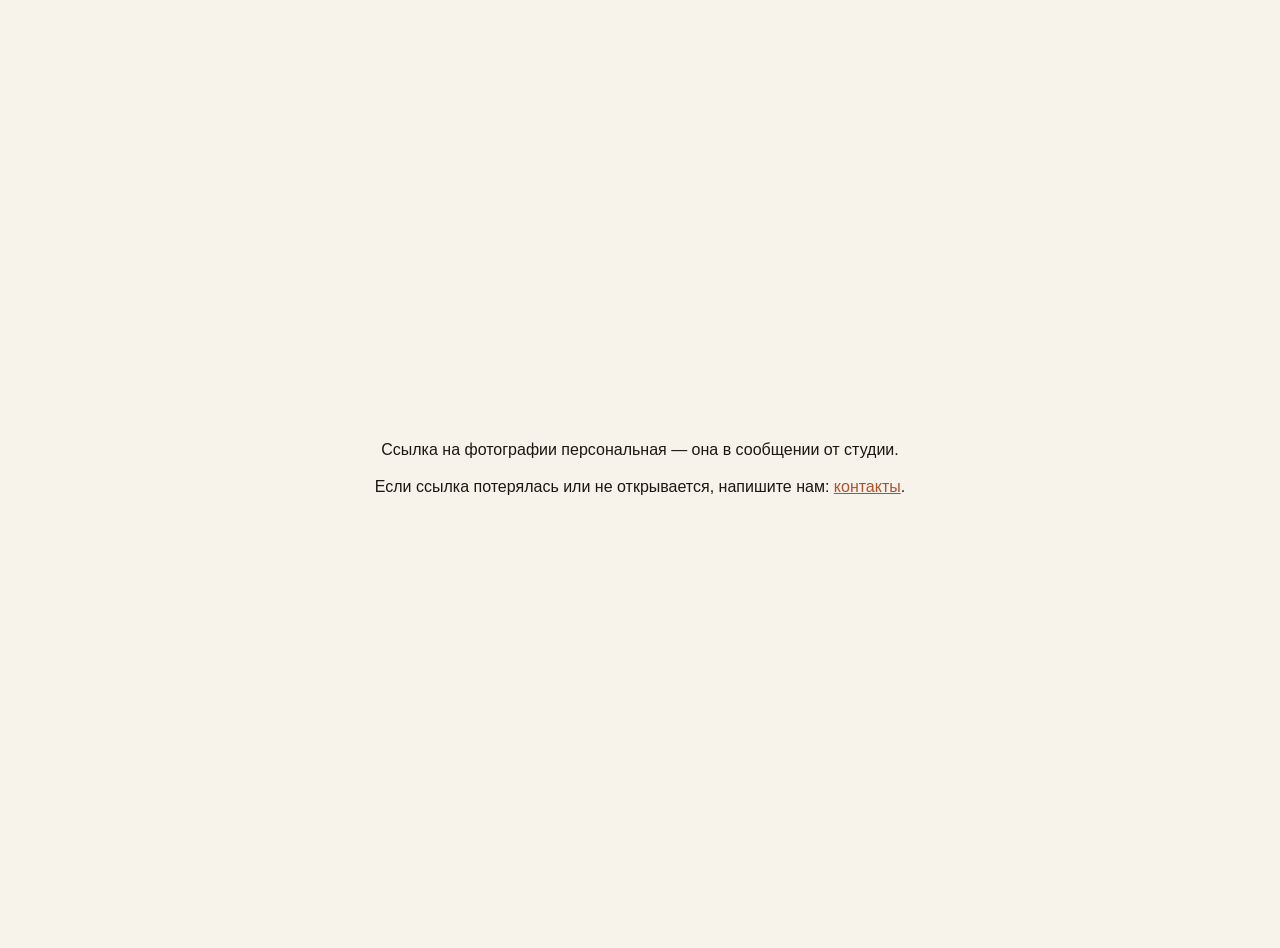
<file: disk/index.html>
<!DOCTYPE html>
<html lang="ru">
<head>
  <meta charset="utf-8">
  <meta name="viewport" content="width=device-width, initial-scale=1">
  <title>Фотографии — KaraNelly Space</title>
  <meta name="robots" content="noindex, nofollow">
  <style>
    html, body { height: 100%; }
    body {
      margin: 0;
      display: grid;
      place-items: center;
      background: #f7f2ea;
      color: #1b1712;
      font: 16px/1.6 -apple-system, BlinkMacSystemFont, "Segoe UI", Roboto, sans-serif;
      text-align: center;
      padding: 1.5rem;
    }
    main { max-width: 34rem; }
    a { color: #ae512c; }
    p { margin: 0 0 0.7rem; }
  </style>
</head>
<body>
  <main>
    <p>Ссылка на фотографии персональная — она в сообщении от студии.</p>
    <p>Если ссылка потерялась или не открывается, напишите нам: <a href="/contacts/">контакты</a>.</p>
  </main>
</body>
</html>
</file>
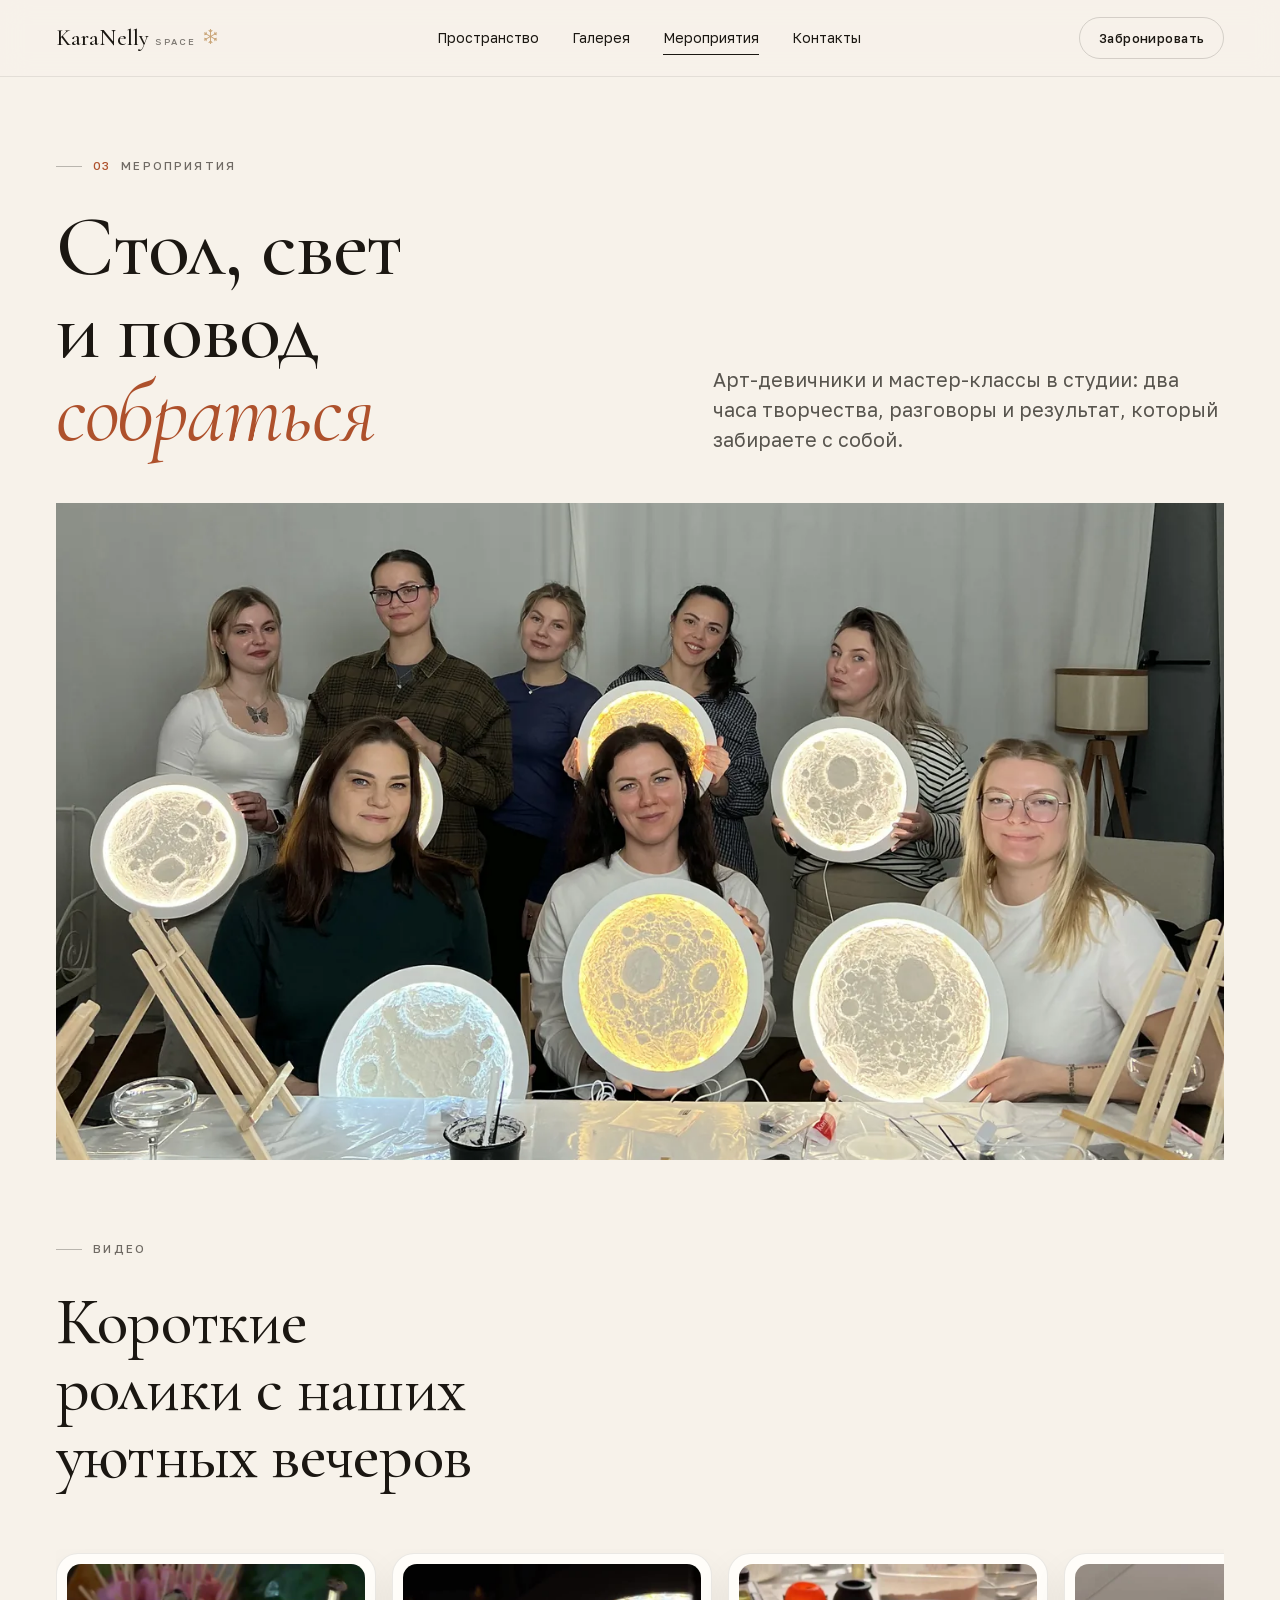
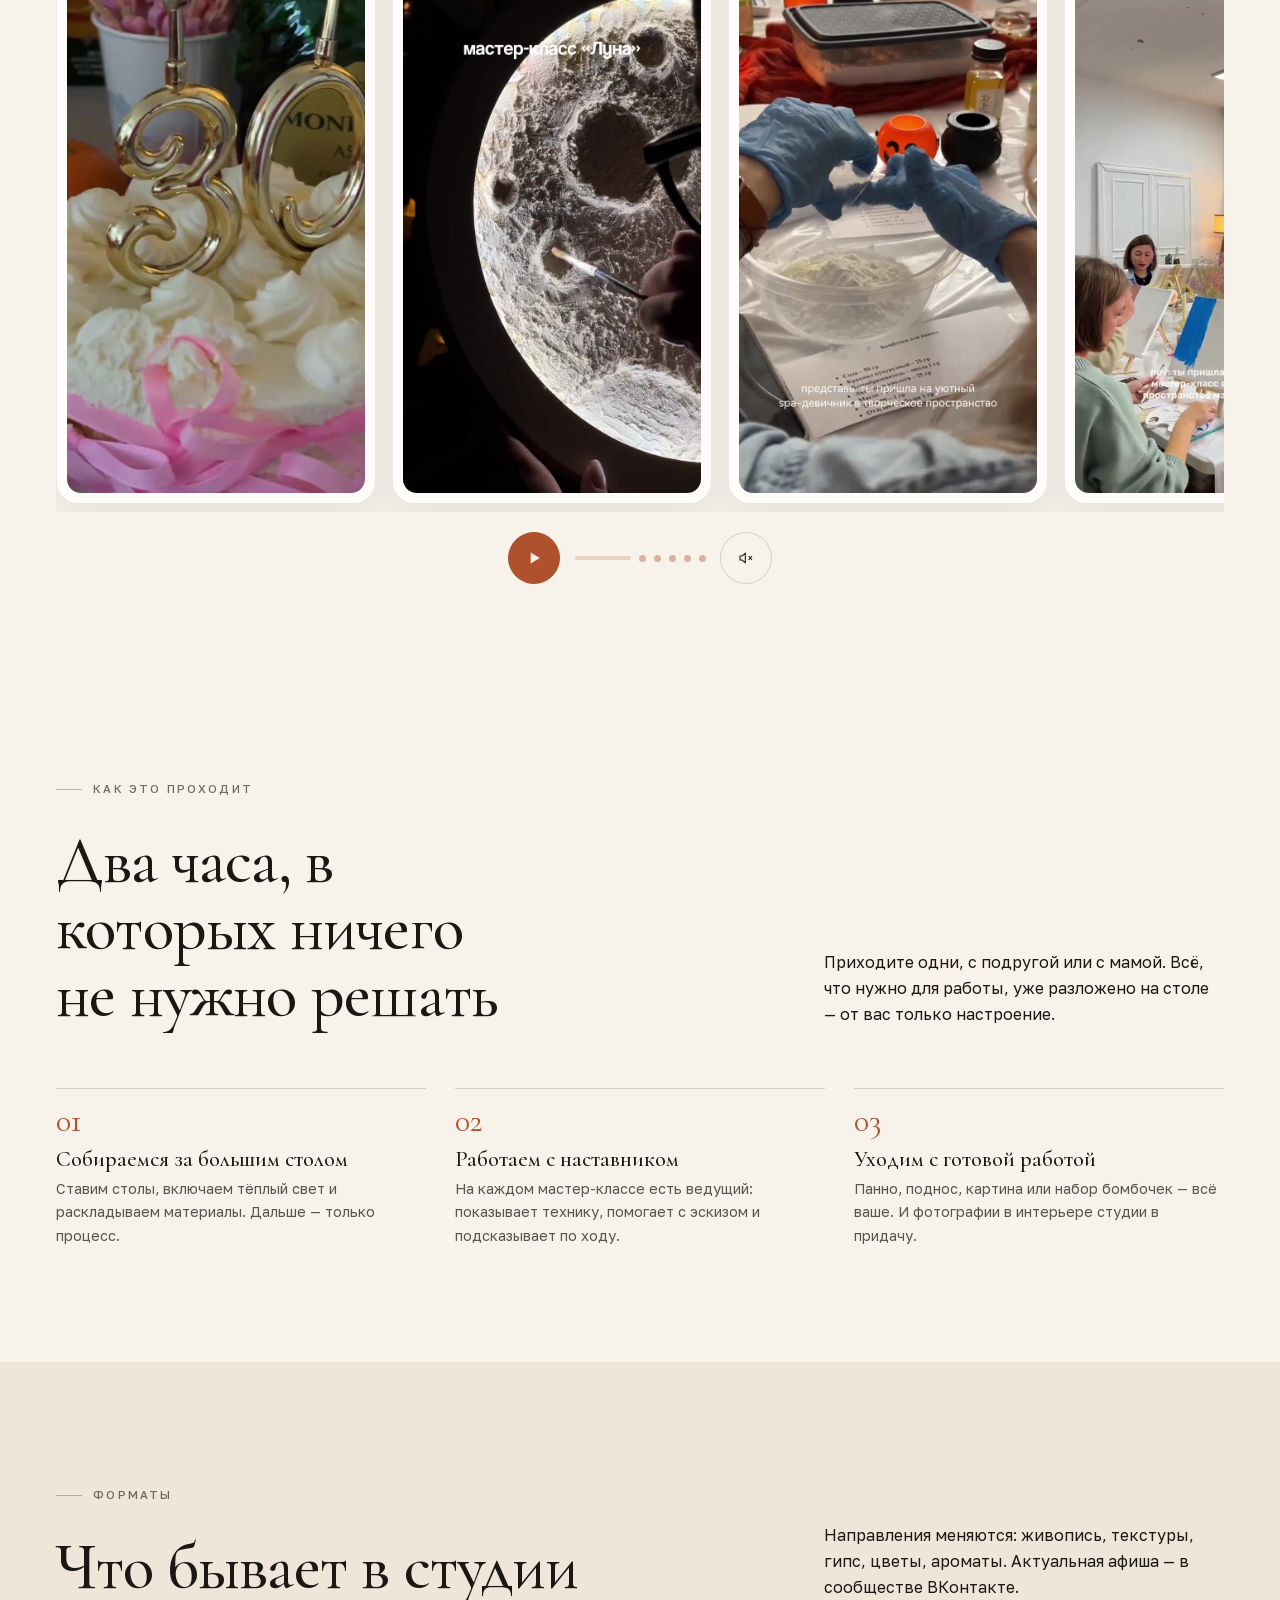
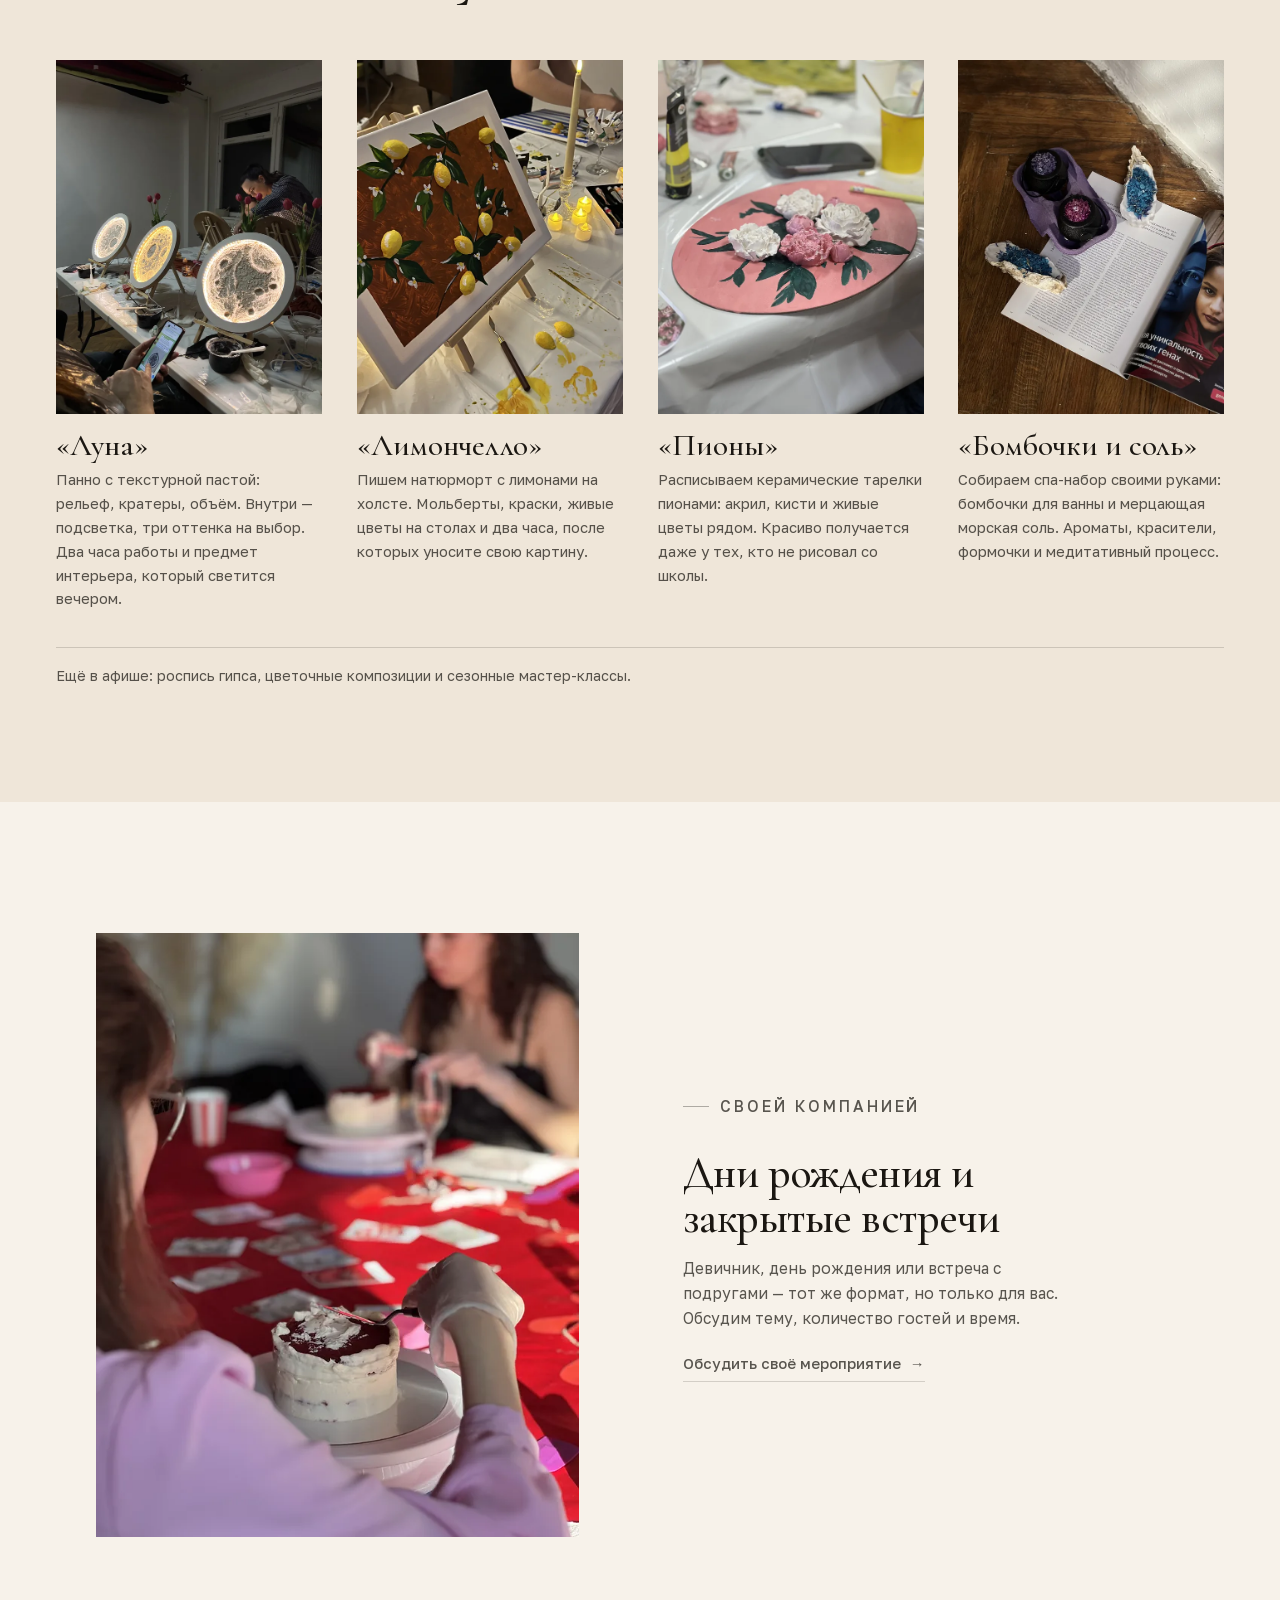
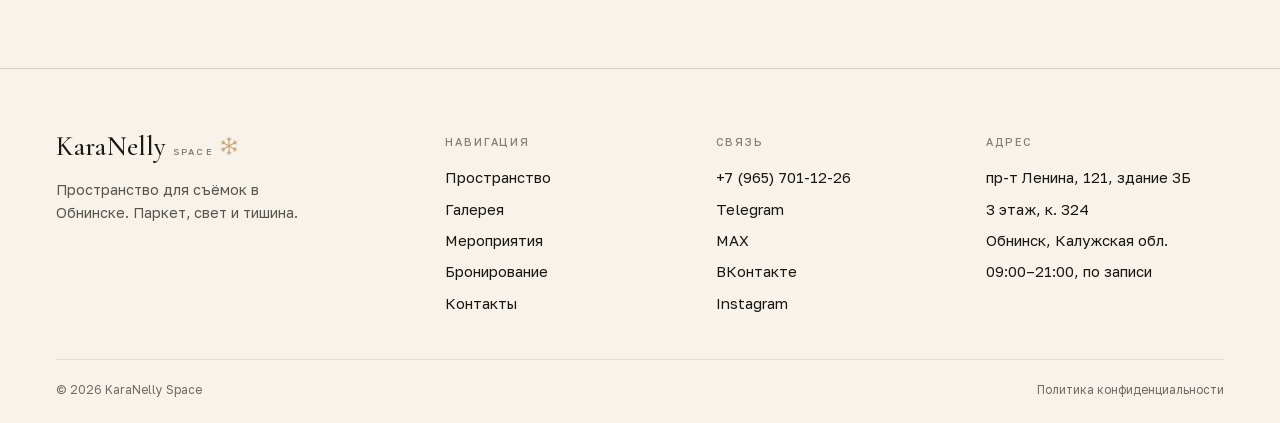
<file: events/index.html>
<!DOCTYPE html>
<html lang="ru">
<head>
  <meta charset="utf-8">
  <meta name="viewport" content="width=device-width, initial-scale=1">
  <title>Мероприятия — KaraNelly Space, фотостудия в Обнинске</title>
  <meta name="description" content="Арт-девичники и мастер-классы в фотостудии KaraNelly Space: живопись, роспись, бомбочки для ванны, цветы. Афиша и запись — в сообществе ВКонтакте.">
  <meta name="theme-color" content="#f7f2ea">
  <link rel="canonical" href="https://karanelly.space/events/">

  <link rel="icon" href="../assets/img/favicon.svg" type="image/svg+xml">
  <link rel="icon" href="../assets/img/icon-32.png" sizes="32x32" type="image/png">
  <link rel="apple-touch-icon" href="../assets/img/icon-180.png">

  <meta property="og:type" content="website">
  <meta property="og:locale" content="ru_RU">
  <meta property="og:site_name" content="KaraNelly Space">
  <meta property="og:title" content="Мероприятия — KaraNelly Space">
  <meta property="og:description" content="Арт-девичники и мастер-классы в студии: живопись, роспись, бомбочки для ванны, цветы.">
  <meta property="og:url" content="https://karanelly.space/events/">
  <meta property="og:image" content="https://karanelly.space/assets/img/og-image.jpg">
  <meta name="twitter:card" content="summary_large_image">

  <link rel="stylesheet" href="../assets/css/fonts.css?v=202611072244">
  <link rel="stylesheet" href="../assets/css/style.css?v=202611072244">
  <script>document.documentElement.classList.add('js');</script>
  <script src="../assets/js/theme.js?v=202611072244"></script>
  <script src="../assets/js/metrica.js?v=202611072244"></script>
</head>
<body>
  <a class="skip-link" href="#main">Перейти к содержанию</a>

  <header class="site-header" data-header>
    <div class="container header-inner">
      <a class="logo" href="../" aria-label="KaraNelly Space — на главную">
        KaraNelly<span class="logo__sub">space</span>
      </a>

      <nav class="nav" aria-label="Основная навигация">
        <a href="../space/">Пространство</a>
        <a href="../gallery/">Галерея</a>
        <a href="../events/" aria-current="page">Мероприятия</a>
        <a href="../contacts/">Контакты</a>
      </nav>

      <a class="btn btn--sm btn--ghost header-cta" href="../booking/">Забронировать</a>

      <button class="burger" type="button" aria-expanded="false" aria-controls="mobile-menu" aria-label="Открыть меню" data-burger>
        <span></span>
        <span></span>
      </button>
    </div>
  </header>

  <div class="mobile-menu" id="mobile-menu" data-menu>
    <nav class="mobile-menu__nav" aria-label="Мобильная навигация">
      <a href="../space/">Пространство <span>01</span></a>
      <a href="../gallery/">Галерея <span>02</span></a>
      <a href="../events/">Мероприятия <span>03</span></a>
      <a href="../booking/">Бронирование <span>04</span></a>
      <a href="../contacts/">Контакты <span>05</span></a>
    </nav>
    <a class="btn btn--primary" href="../booking/" style="margin-top: 1.75rem; align-self: flex-start;">Забронировать время</a>
    <div class="mobile-menu__foot">
      <a href="tel:+79657011226">+7 (965) 701-12-26</a>
      <a href="https://t.me/nellykara" target="_blank" rel="noopener">Telegram</a>
      <a href="https://vk.ru/karanelly_space" target="_blank" rel="noopener">ВКонтакте</a>
      <p>Обнинск, пр-т Ленина, 121, здание 3Б, 3 этаж, к. 324</p>
    </div>
  </div>

  <main id="main">
    <section class="page-hero">
      <div class="container">
        <p class="eyebrow"><b>03</b> Мероприятия</p>
        <div class="page-hero__grid" style="margin-top: 1.2rem;">
          <h1 class="page-title">Стол, свет<br>и повод<br><em>собраться</em></h1>
          <div>
            <p class="lead">Арт-девичники и мастер-классы в студии: два часа творчества, разговоры и результат, который забираете с собой.</p>
                      </div>
        </div>
      </div>
    </section>

    <div class="container">
      <figure class="page-figure" data-reveal>
        <img src="../assets/img/ev-cover-1400.webp"
             srcset="../assets/img/ev-cover-900.webp 900w, ../assets/img/ev-cover-1400.webp 1400w, ../assets/img/ev-cover-1900.webp 1900w"
             sizes="(min-width: 1400px) 1320px, 92vw"
             width="1900" height="1428" loading="eager" decoding="async"
             alt="Участницы мастер-класса «Луна» с готовыми светящимися панно">
      </figure>
    </div>

    <section class="section section--tight" aria-labelledby="videos-title">
      <div class="container">
        <div class="section-head">
          <div>
            <p class="eyebrow">Видео</p>
            <h2 class="display" id="videos-title" style="margin-top: 1.1rem;" data-reveal>Короткие ролики с наших уютных вечеров</h2>
          </div>
        </div>

        <div class="video-carousel" data-carousel>
          <div class="video-carousel__track" data-carousel-track>
        <figure class="video-card" data-video-card>
          <video class="video-card__media"
                 playsinline
                 preload="none"
                 width="720" height="1280"
                 poster="../assets/video/events/ev-video-02-poster.jpg"
                 aria-label="Видео: гости с расписанными сумками и шарами">
            <source src="../assets/video/events/ev-video-02.mp4" type="video/mp4">
          </video>
        </figure>

<figure class="video-card" data-video-card>
          <video class="video-card__media"
                 playsinline
                 preload="none"
                 width="720" height="1280"
                 poster="../assets/video/events/ev-video-05-poster.jpg"
                 aria-label="Видео: светящиеся панно в тёмном зале">
            <source src="../assets/video/events/ev-video-05.mp4" type="video/mp4">
          </video>
        </figure>

<figure class="video-card" data-video-card>
          <video class="video-card__media"
                 playsinline
                 preload="none"
                 width="720" height="1280"
                 poster="../assets/video/events/ev-video-01-poster.jpg"
                 aria-label="Видео: свечи, краски и процесс создания бомбочек">
            <source src="../assets/video/events/ev-video-01.mp4" type="video/mp4">
          </video>
        </figure>

<figure class="video-card" data-video-card>
          <video class="video-card__media"
                 playsinline
                 preload="none"
                 width="720" height="1280"
                 poster="../assets/video/events/ev-video-03-poster.jpg"
                 aria-label="Видео: участницы пишут картины за большим столом">
            <source src="../assets/video/events/ev-video-03.mp4" type="video/mp4">
          </video>
        </figure>

<figure class="video-card" data-video-card>
          <video class="video-card__media"
                 playsinline
                 preload="none"
                 width="720" height="1280"
                 poster="../assets/video/events/ev-video-04-poster.jpg"
                 aria-label="Видео: рисуем лимоны на холсте">
            <source src="../assets/video/events/ev-video-04.mp4" type="video/mp4">
          </video>
        </figure>

<figure class="video-card" data-video-card>
          <video class="video-card__media"
                 playsinline
                 preload="none"
                 width="720" height="1280"
                 poster="../assets/video/events/ev-video-06-poster.jpg"
                 aria-label="Видео: гости рисуют и расписывают сумки за столом">
            <source src="../assets/video/events/ev-video-06.mp4" type="video/mp4">
          </video>
        </figure>
          </div>

          <div class="reel-controls">
            <button class="reel-toggle" type="button" data-reel-toggle aria-label="Смотреть ролики">
              <svg class="reel-toggle__play" width="20" height="20" viewBox="0 0 24 24" fill="currentColor" aria-hidden="true">
                <path d="M8 5.5v13l11-6.5-11-6.5z"/>
              </svg>
              <svg class="reel-toggle__pause" width="20" height="20" viewBox="0 0 24 24" fill="currentColor" aria-hidden="true">
                <path d="M7 5h3.2v14H7zM13.8 5H17v14h-3.2z"/>
              </svg>
            </button>

            <ol class="reel-dots" data-reel-dots aria-label="Ролики">
              <li><button class="reel-dot" type="button" data-go="0" aria-label="Ролик 1: день рождения"><span class="reel-dot__fill"></span></button></li>
              <li><button class="reel-dot" type="button" data-go="1" aria-label="Ролик 2: мастер-класс «Луна»"><span class="reel-dot__fill"></span></button></li>
              <li><button class="reel-dot" type="button" data-go="2" aria-label="Ролик 3: атмосфера вечера"><span class="reel-dot__fill"></span></button></li>
              <li><button class="reel-dot" type="button" data-go="3" aria-label="Ролик 4: живопись"><span class="reel-dot__fill"></span></button></li>
              <li><button class="reel-dot" type="button" data-go="4" aria-label="Ролик 5: мастер-класс «Лимончелло»"><span class="reel-dot__fill"></span></button></li>
              <li><button class="reel-dot" type="button" data-go="5" aria-label="Ролик 6: вечер в студии"><span class="reel-dot__fill"></span></button></li>
            </ol>

            <button class="video-carousel__sound" type="button" data-sound-toggle aria-pressed="false" aria-label="Включить звук во всех видео">
              <svg class="icon-off" width="16" height="16" viewBox="0 0 24 24" fill="none" stroke="currentColor" stroke-width="1.6" aria-hidden="true">
                <path d="M11 5L6 9H3v6h3l5 4V5z"/>
                <path d="M16 9l5 6M21 9l-5 6"/>
              </svg>
              <svg class="icon-on" width="16" height="16" viewBox="0 0 24 24" fill="none" stroke="currentColor" stroke-width="1.6" aria-hidden="true">
                <path d="M11 5L6 9H3v6h3l5 4V5z"/>
                <path d="M15.5 8.5a5 5 0 010 7M18 6a9 9 0 010 12"/>
              </svg>
            </button>
          </div>
        </div>
      </div>
    </section>

    <section class="section" aria-labelledby="how-title">
      <div class="container">
        <div class="section-head">
          <div>
            <p class="eyebrow">Как это проходит</p>
            <h2 class="display" id="how-title" style="margin-top: 1.1rem;" data-reveal>Два часа, в которых ничего не нужно решать</h2>
          </div>
          <p class="section-head__aside" data-reveal data-delay="120">Приходите одни, с подругой или с мамой. Всё, что нужно для работы, уже разложено на столе — от вас только настроение.</p>
        </div>

        <div class="steps">
          <div class="step" data-reveal>
            <span class="step__num">01</span>
            <h3>Собираемся за большим столом</h3>
            <p>Ставим столы, включаем тёплый свет и раскладываем материалы. Дальше — только процесс.</p>
          </div>
          <div class="step" data-reveal data-delay="90">
            <span class="step__num">02</span>
            <h3>Работаем с наставником</h3>
            <p>На каждом мастер-классе есть ведущий: показывает технику, помогает с эскизом и подсказывает по ходу.</p>
          </div>
          <div class="step" data-reveal data-delay="180">
            <span class="step__num">03</span>
            <h3>Уходим с готовой работой</h3>
            <p>Панно, поднос, картина или набор бомбочек — всё ваше. И фотографии в интерьере студии в придачу.</p>
          </div>
        </div>
      </div>
    </section>

    <section class="section section--soft" aria-labelledby="formats-title">
      <div class="container">
        <div class="section-head">
          <div>
            <p class="eyebrow">Форматы</p>
            <h2 class="display" id="formats-title" style="margin-top: 1.1rem;" data-reveal>Что бывает в студии</h2>
          </div>
          <p class="section-head__aside" data-reveal data-delay="120">Направления меняются: живопись, текстуры, гипс, цветы, ароматы. Актуальная афиша — в сообществе ВКонтакте.</p>
        </div>

        <div class="events-grid">
          <article class="event-card" data-reveal>
            <div class="event-card__media">
              <img src="../assets/img/ev-moon-1100.webp"
                   srcset="../assets/img/ev-moon-640.webp 640w, ../assets/img/ev-moon-1100.webp 1100w, ../assets/img/ev-moon-1600.webp 1600w"
                   sizes="(min-width: 1100px) 23vw, (min-width: 640px) 47vw, 92vw"
                   width="1100" height="1467" loading="lazy" decoding="async"
                   alt="Светящиеся панно «Луна» на мольбертах в зале">
            </div>
            <h3>«Луна»</h3>
            <p>Панно с текстурной пастой: рельеф, кратеры, объём. Внутри — подсветка, три оттенка на выбор. Два часа работы и предмет интерьера, который светится вечером.</p>
          </article>

          <article class="event-card" data-reveal>
            <div class="event-card__media">
              <img src="../assets/img/ev-limoncello-1100.webp"
                   srcset="../assets/img/ev-limoncello-640.webp 640w, ../assets/img/ev-limoncello-1100.webp 1100w, ../assets/img/ev-limoncello-1600.webp 1600w"
                   sizes="(min-width: 1100px) 23vw, (min-width: 640px) 47vw, 92vw"
                   width="1100" height="1467" loading="lazy" decoding="async"
                   alt="Холст с нарисованными лимонами на мольберте">
            </div>
            <h3>«Лимончелло»</h3>
            <p>Пишем натюрморт с лимонами на холсте. Мольберты, краски, живые цветы на столах и два часа, после которых уносите свою картину.</p>
          </article>

          <article class="event-card" data-reveal data-delay="90">
            <div class="event-card__media">
              <img src="../assets/img/ev-peonies-1100.webp"
                   srcset="../assets/img/ev-peonies-640.webp 640w, ../assets/img/ev-peonies-1100.webp 1100w, ../assets/img/ev-peonies-1600.webp 1600w"
                   sizes="(min-width: 1100px) 23vw, (min-width: 640px) 47vw, 92vw"
                   width="1100" height="1467" loading="lazy" decoding="async"
                   alt="Розовая тарелка с нарисованными пионами на столе">
            </div>
            <h3>«Пионы»</h3>
            <p>Расписываем керамические тарелки пионами: акрил, кисти и живые цветы рядом. Красиво получается даже у тех, кто не рисовал со школы.</p>
          </article>

          <article class="event-card" data-reveal data-delay="180">
            <div class="event-card__media">
              <img src="../assets/img/ev-bombs-1100.webp"
                   srcset="../assets/img/ev-bombs-640.webp 640w, ../assets/img/ev-bombs-1100.webp 1100w, ../assets/img/ev-bombs-1600.webp 1600w"
                   sizes="(min-width: 1100px) 23vw, (min-width: 640px) 47vw, 92vw"
                   width="1100" height="1467" loading="lazy" decoding="async"
                   alt="Бомбочки для ванны и морская соль на раскрытом журнале на паркете">
            </div>
            <h3>«Бомбочки и соль»</h3>
            <p>Собираем спа-набор своими руками: бомбочки для ванны и мерцающая морская соль. Ароматы, красители, формочки и медитативный процесс.</p>
          </article>
        </div>

        <p class="events-note" data-reveal>Ещё в афише: роспись гипса, цветочные композиции и сезонные мастер-классы.</p>
      </div>
    </section>

    <section class="section" aria-labelledby="private-title">
      <div class="container">
        <div class="block">
          <figure class="block__media" data-reveal>
            <img src="../assets/img/ev-birthday-1100.webp"
                 srcset="../assets/img/ev-birthday-640.webp 640w, ../assets/img/ev-birthday-1100.webp 1100w, ../assets/img/ev-birthday-1600.webp 1600w"
                 sizes="(min-width: 860px) 46vw, 100vw"
                 width="1100" height="1467" loading="lazy" decoding="async"
                 alt="Праздничный стол с тортом, бокалами и свечами в студии">
          </figure>
          <div data-reveal data-delay="120">
            <p class="eyebrow">Своей компанией</p>
            <h2 class="display" id="private-title" style="margin-top: 1rem;">Дни рождения и закрытые встречи</h2>
            <p>Девичник, день рождения или встреча с подругами — тот же формат, но только для вас. Обсудим тему, количество гостей и время.</p>
            <p style="margin-top: 1.25rem;"><a class="text-link" href="https://vk.ru/write-217618972" target="_blank" rel="noopener" data-metrica-goal="event_inquiry">Обсудить своё мероприятие</a></p>
          </div>
        </div>
      </div>
    </section>

  </main>

  <footer class="site-footer">
    <div class="container">
      <div class="footer-top">
        <div class="footer-brand">
          <a class="logo" href="../">KaraNelly<span class="logo__sub">space</span></a>
          <p>Пространство для съёмок в Обнинске. Паркет, свет и тишина.</p>
        </div>
        <div class="footer-col">
          <h2>Навигация</h2>
          <ul>
            <li><a href="../space/">Пространство</a></li>
            <li><a href="../gallery/">Галерея</a></li>
            <li><a href="../events/">Мероприятия</a></li>
            <li><a href="../booking/">Бронирование</a></li>
            <li><a href="../contacts/">Контакты</a></li>
          </ul>
        </div>
        <div class="footer-col">
          <h2>Связь</h2>
          <ul>
            <li><a href="tel:+79657011226">+7 (965) 701-12-26</a></li>
            <li><a href="https://t.me/nellykara" target="_blank" rel="noopener">Telegram</a></li>
            <li><a href="https://max.ru/u/f9LHodD0cOLRB8kmA9KUD_SNhukRLM-po_1AX9FuOGSH09HfahHpemriq_w" target="_blank" rel="noopener">MAX</a></li>
            <li><a href="https://vk.ru/karanelly_space" target="_blank" rel="noopener">ВКонтакте</a></li>
            <li><a href="https://www.instagram.com/karanelly_space/" target="_blank" rel="noopener">Instagram</a></li>
          </ul>
        </div>
        <div class="footer-col">
          <h2>Адрес</h2>
          <ul>
            <li>пр-т Ленина, 121, здание 3Б</li>
            <li>3 этаж, к. 324</li>
            <li>Обнинск, Калужская обл.</li>
            <li>09:00–21:00, по записи</li>
          </ul>
        </div>
      </div>
      <div class="footer-bottom">
        <span>© <span data-year>2026</span> KaraNelly Space</span>
        <span><a href="../privacy/">Политика конфиденциальности</a></span>
      </div>
    </div>
  </footer>

  <script src="../assets/js/main.js?v=202611072244" defer></script>
  <script src="../assets/js/carousel.js?v=202611072244" defer></script>
</body>
</html>
</file>
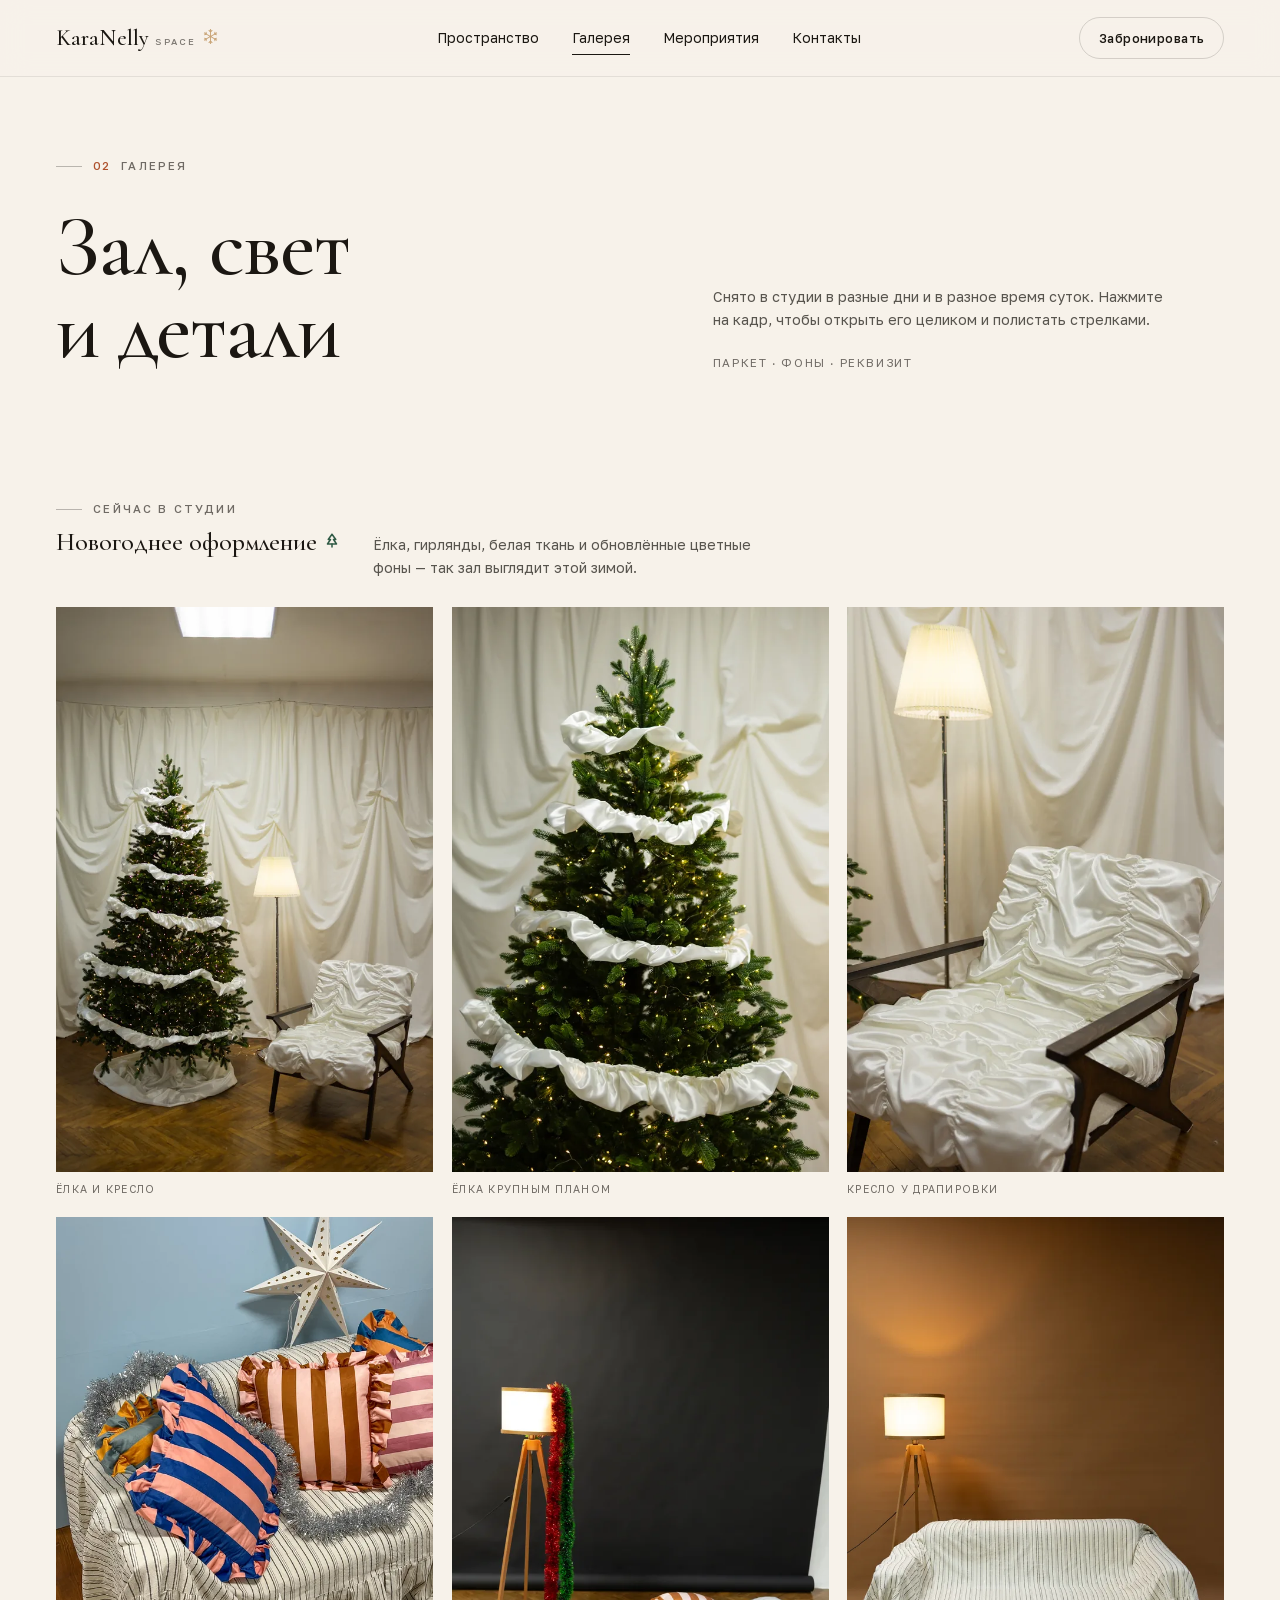
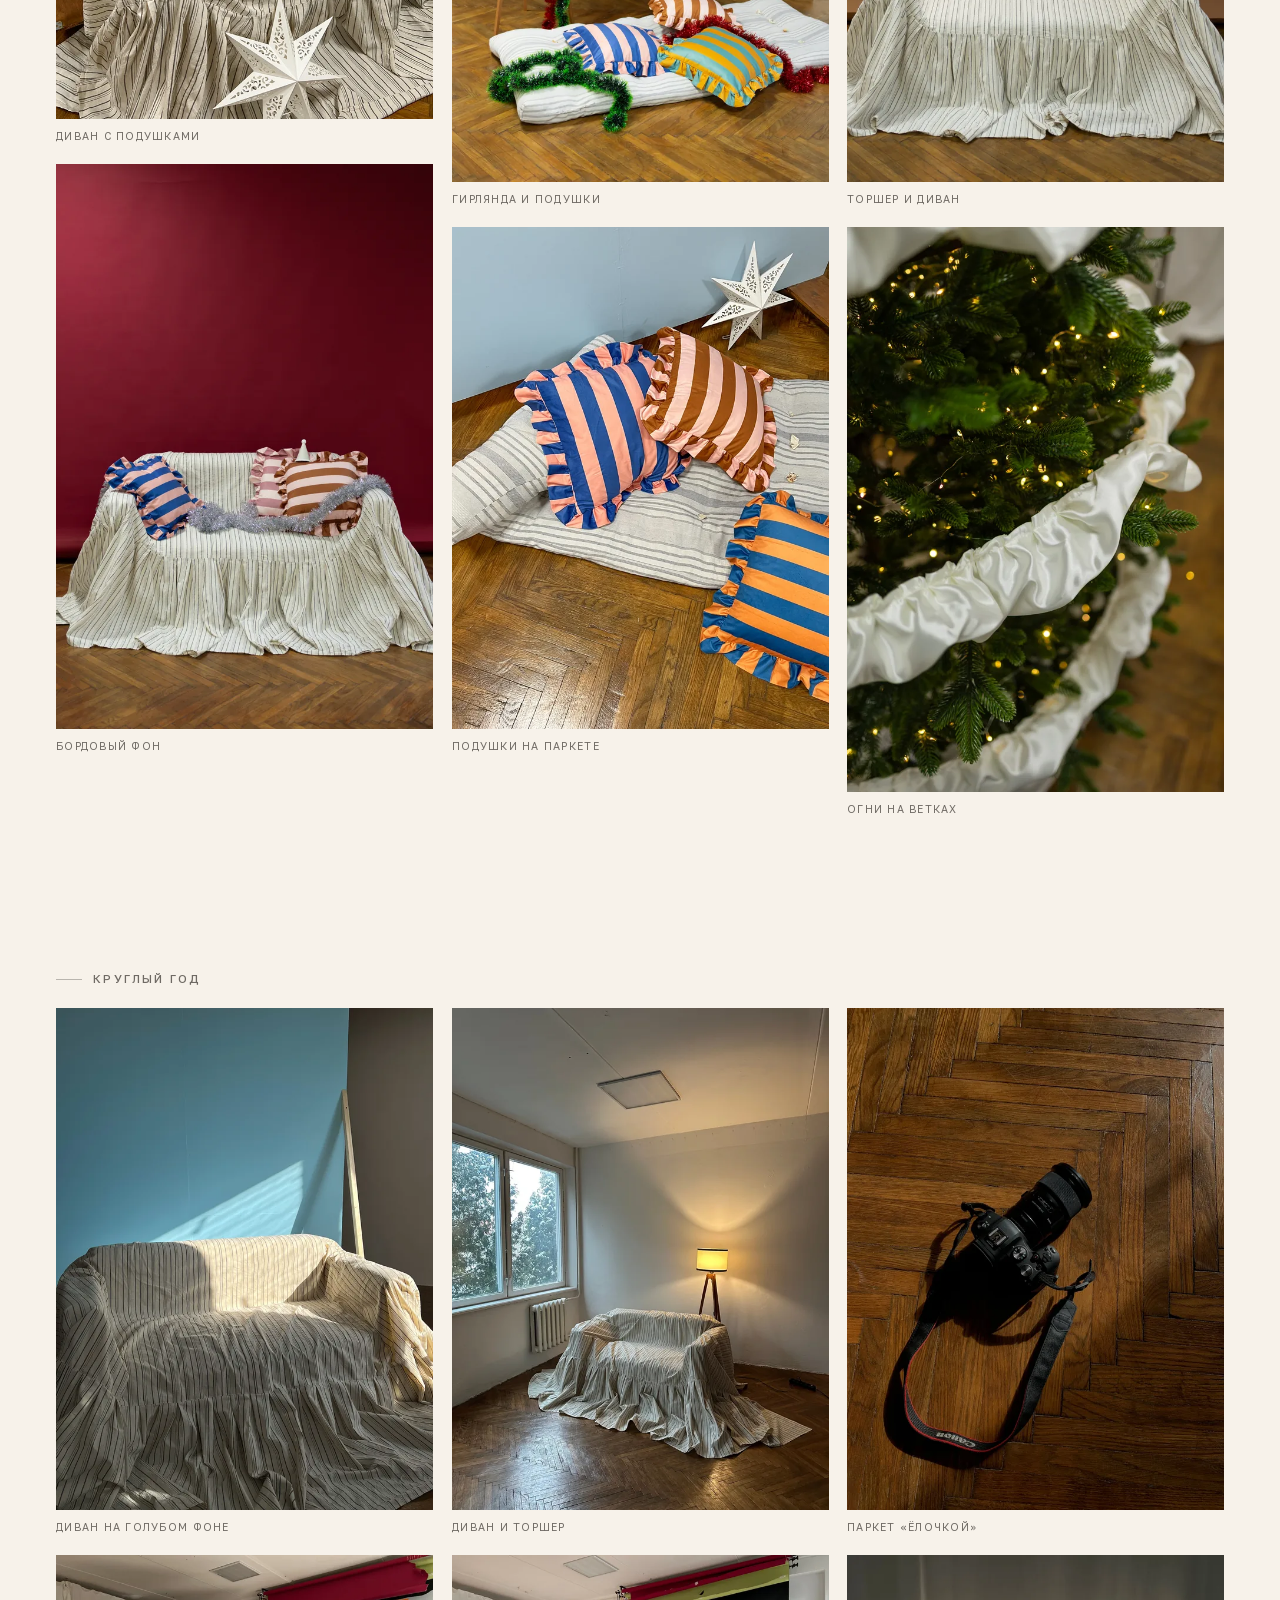
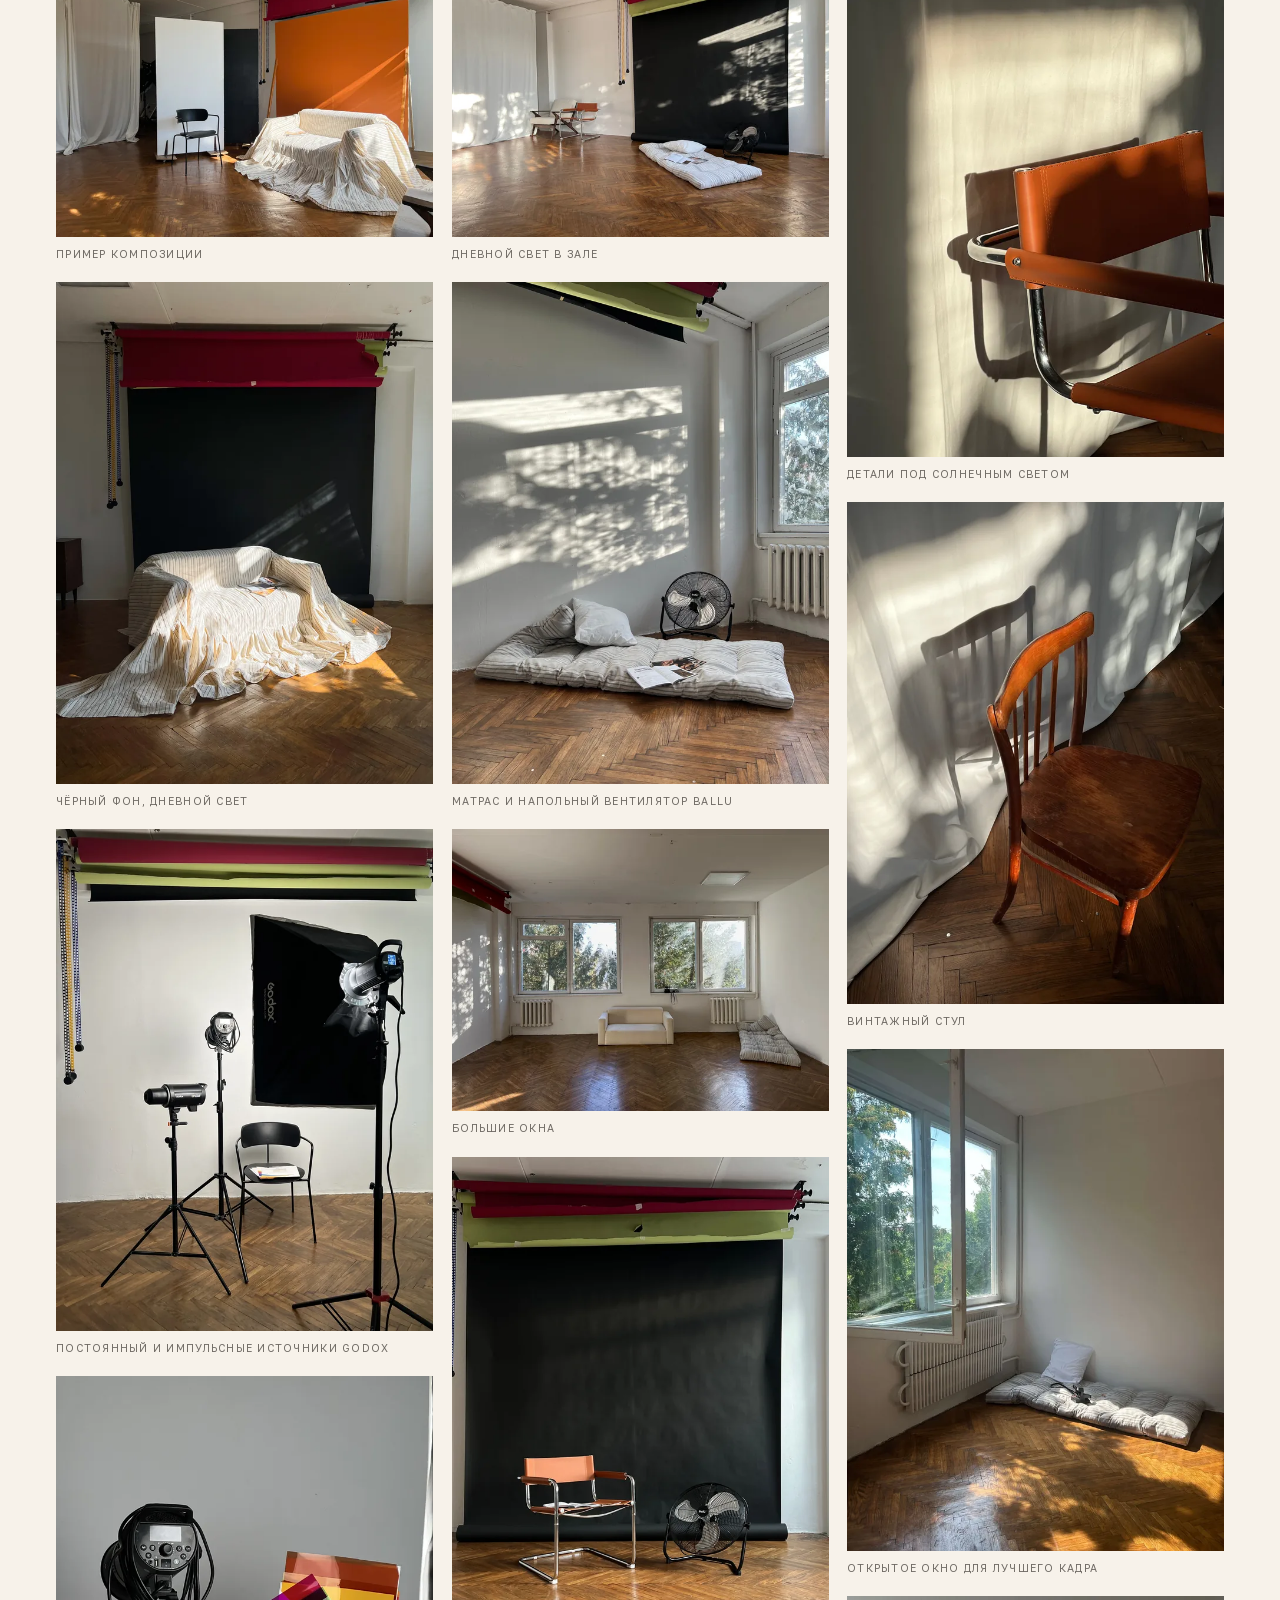
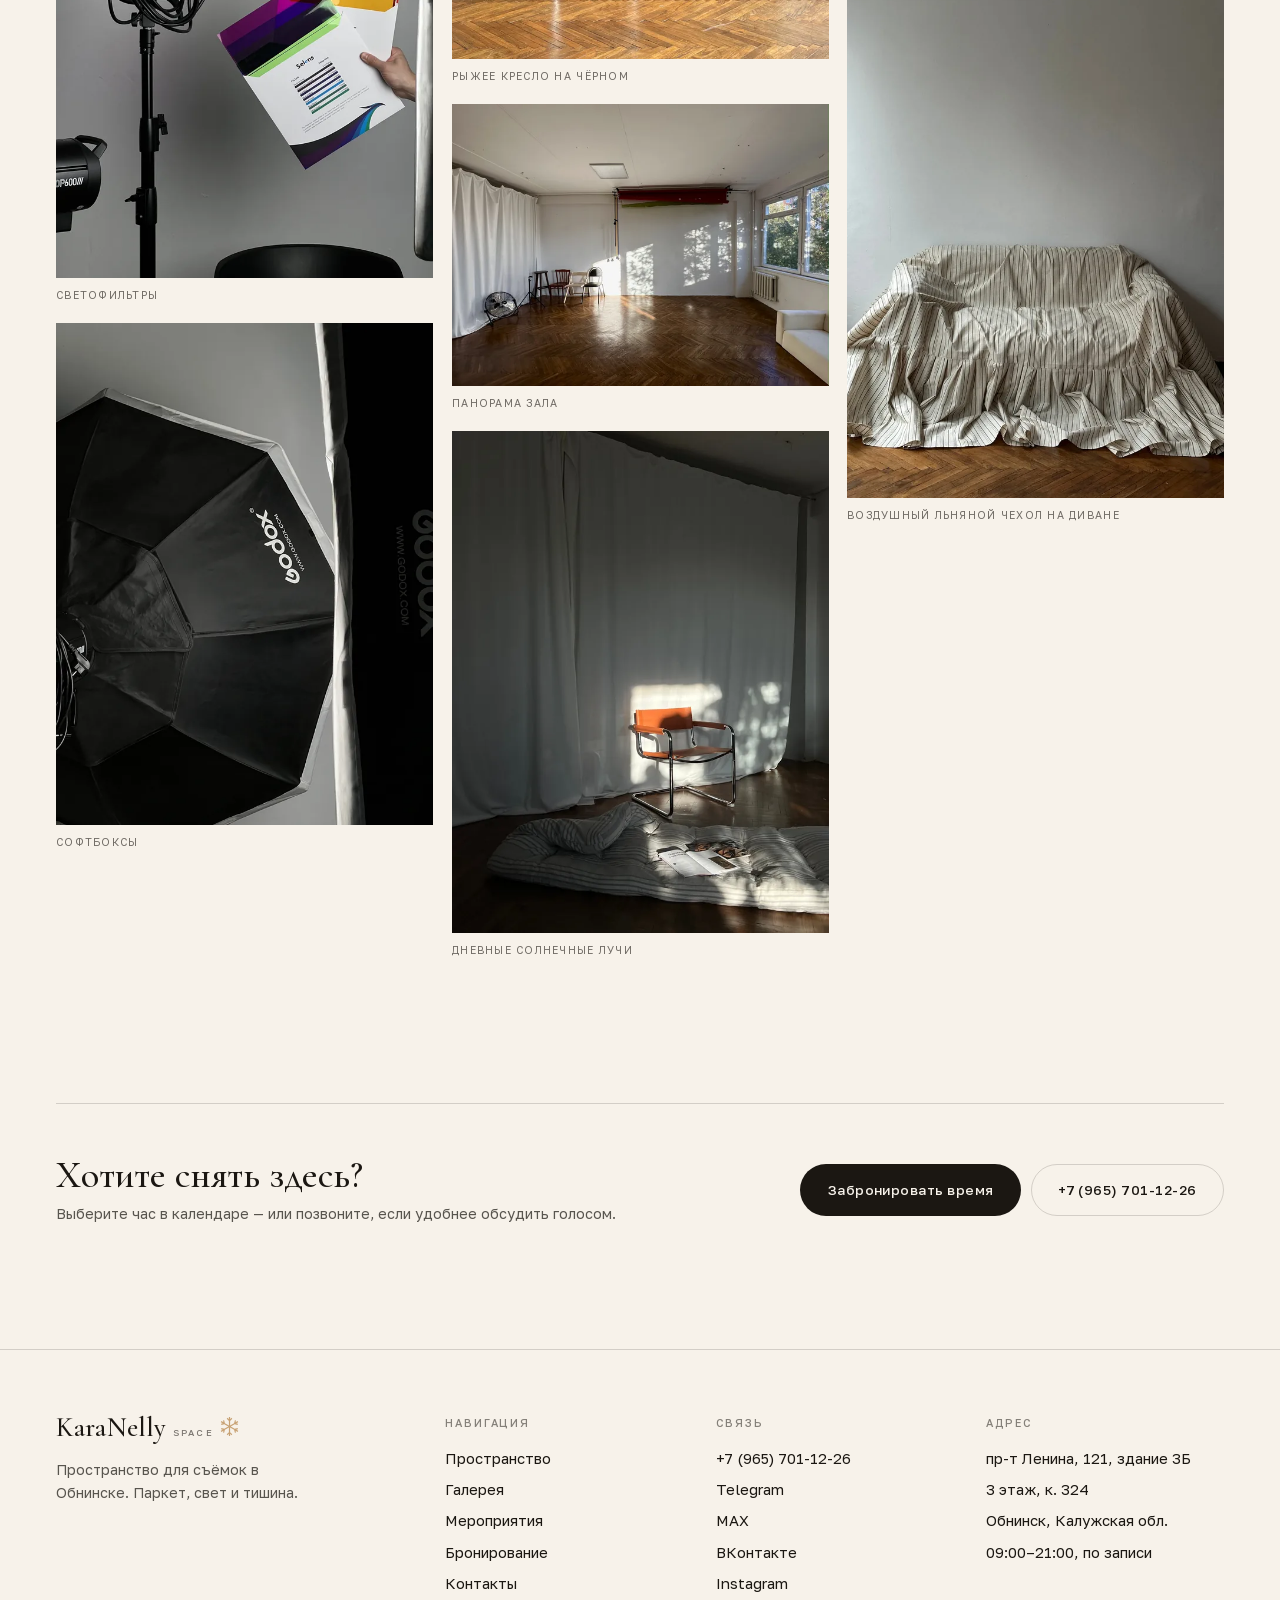
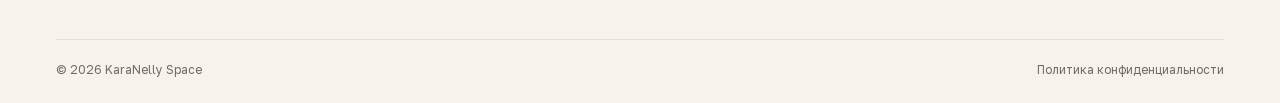
<file: gallery/index.html>
<!DOCTYPE html>
<html lang="ru">
<head>
  <meta charset="utf-8">
  <meta name="viewport" content="width=device-width, initial-scale=1">
  <title>Галерея — KaraNelly Space, фотостудия в Обнинске</title>
  <meta name="description" content="Фотографии зала KaraNelly Space: паркет «ёлочкой», окна, бумажные фоны и реквизит в разное время дня.">
  <meta name="theme-color" content="#f7f2ea">
  <link rel="canonical" href="https://karanelly.space/gallery/">

  <link rel="icon" href="../assets/img/favicon.svg" type="image/svg+xml">
  <link rel="icon" href="../assets/img/icon-32.png" sizes="32x32" type="image/png">
  <link rel="apple-touch-icon" href="../assets/img/icon-180.png">

  <meta property="og:type" content="website">
  <meta property="og:locale" content="ru_RU">
  <meta property="og:site_name" content="KaraNelly Space">
  <meta property="og:title" content="Галерея — KaraNelly Space">
  <meta property="og:description" content="Зал, свет и детали студии в разное время дня.">
  <meta property="og:url" content="https://karanelly.space/gallery/">
  <meta property="og:image" content="https://karanelly.space/assets/img/og-image.jpg">
  <meta name="twitter:card" content="summary_large_image">

  <link rel="stylesheet" href="../assets/css/fonts.css?v=202611072244">
  <link rel="stylesheet" href="../assets/css/style.css?v=202611072244">
  <script>document.documentElement.classList.add('js');</script>
  <script src="../assets/js/theme.js?v=202611072244"></script>
  <script src="../assets/js/metrica.js?v=202611072244"></script>
</head>
<body>
  <a class="skip-link" href="#main">Перейти к содержанию</a>

  <header class="site-header" data-header>
    <div class="container header-inner">
      <a class="logo" href="../" aria-label="KaraNelly Space — на главную">
        KaraNelly<span class="logo__sub">space</span>
      </a>

      <nav class="nav" aria-label="Основная навигация">
        <a href="../space/">Пространство</a>
        <a href="../gallery/" aria-current="page">Галерея</a>
        <a href="../events/">Мероприятия</a>
        <a href="../contacts/">Контакты</a>
      </nav>

      <a class="btn btn--sm btn--ghost header-cta" href="../booking/">Забронировать</a>

      <button class="burger" type="button" aria-expanded="false" aria-controls="mobile-menu" aria-label="Открыть меню" data-burger>
        <span></span>
        <span></span>
      </button>
    </div>
  </header>

  <div class="mobile-menu" id="mobile-menu" data-menu>
    <nav class="mobile-menu__nav" aria-label="Мобильная навигация">
      <a href="../space/">Пространство <span>01</span></a>
      <a href="../gallery/">Галерея <span>02</span></a>
      <a href="../events/">Мероприятия <span>03</span></a>
      <a href="../booking/">Бронирование <span>04</span></a>
      <a href="../contacts/">Контакты <span>05</span></a>
    </nav>
    <a class="btn btn--primary" href="../booking/" style="margin-top: 1.75rem; align-self: flex-start;">Забронировать время</a>
    <div class="mobile-menu__foot">
      <a href="tel:+79657011226">+7 (965) 701-12-26</a>
      <a href="https://t.me/nellykara" target="_blank" rel="noopener">Telegram</a>
      <a href="https://vk.ru/karanelly_space" target="_blank" rel="noopener">ВКонтакте</a>
      <p>Обнинск, пр-т Ленина, 121, здание 3Б, 3 этаж, к. 324</p>
    </div>
  </div>

  <main id="main">
    <section class="page-hero">
      <div class="container">
        <p class="eyebrow"><b>02</b> Галерея</p>
        <div class="page-hero__grid" style="margin-top: 1.2rem;">
          <h1 class="page-title">Зал, свет<br>и детали</h1>
          <div>
            <p class="page-note">Снято в студии в разные дни и в разное время суток. Нажмите на кадр, чтобы открыть его целиком и полистать стрелками.</p>
            <p class="page-hero__meta"><span>Паркет · фоны · реквизит</span></p>
          </div>
        </div>
      </div>
    </section>

    <section class="section--tight" aria-labelledby="ny-title">
      <div class="container">
        <div class="gallery-head" data-reveal>
          <p class="eyebrow">Сейчас в студии</p>
          <div class="gallery-head__row">
            <h2 class="gallery-head__title" id="ny-title">Новогоднее оформление </h2>
            <p class="gallery-head__note">Ёлка, гирлянды, белая ткань и обновлённые цветные фоны — так зал выглядит этой зимой.</p>
          </div>
        </div>

        <div class="gallery" data-gallery>
          <figure class="gallery__item" data-reveal>
            <a href="../assets/img/ny01-1600.webp" data-full="../assets/img/ny01-1600.webp" data-caption="Ёлка и кресло">
              <img src="../assets/img/ny01-1100.webp"
                   srcset="../assets/img/ny01-640.webp 640w, ../assets/img/ny01-1100.webp 1100w, ../assets/img/ny01-1600.webp 1600w"
                   sizes="(min-width: 1000px) 31vw, (min-width: 640px) 47vw, 92vw"
                   width="1100" height="1650" loading="eager" decoding="async"
                   alt="Новогодняя ёлка с белой гирляндой и кресло у драпировки">
            </a>
            <figcaption class="gallery__caption">Ёлка и кресло</figcaption>
          </figure>

          <figure class="gallery__item" data-reveal>
            <a href="../assets/img/ny02-1600.webp" data-full="../assets/img/ny02-1600.webp" data-caption="Диван с подушками">
              <img src="../assets/img/ny02-1100.webp"
                   srcset="../assets/img/ny02-640.webp 640w, ../assets/img/ny02-1100.webp 1100w, ../assets/img/ny02-1600.webp 1600w"
                   sizes="(min-width: 1000px) 31vw, (min-width: 640px) 47vw, 92vw"
                   width="1100" height="1467" loading="lazy" decoding="async"
                   alt="Диван под светлой накидкой с полосатыми подушками, звезда на стене">
            </a>
            <figcaption class="gallery__caption">Диван с подушками</figcaption>
          </figure>

          <figure class="gallery__item" data-reveal>
            <a href="../assets/img/ny03-1600.webp" data-full="../assets/img/ny03-1600.webp" data-caption="Бордовый фон">
              <img src="../assets/img/ny03-1100.webp"
                   srcset="../assets/img/ny03-640.webp 640w, ../assets/img/ny03-1100.webp 1100w, ../assets/img/ny03-1600.webp 1600w"
                   sizes="(min-width: 1000px) 31vw, (min-width: 640px) 47vw, 92vw"
                   width="1100" height="1650" loading="lazy" decoding="async"
                   alt="Диван с подушками на бордовом фоне">
            </a>
            <figcaption class="gallery__caption">Бордовый фон</figcaption>
          </figure>

          <figure class="gallery__item" data-reveal>
            <a href="../assets/img/ny04-1600.webp" data-full="../assets/img/ny04-1600.webp" data-caption="Ёлка крупным планом">
              <img src="../assets/img/ny04-1100.webp"
                   srcset="../assets/img/ny04-640.webp 640w, ../assets/img/ny04-1100.webp 1100w, ../assets/img/ny04-1600.webp 1600w"
                   sizes="(min-width: 1000px) 31vw, (min-width: 640px) 47vw, 92vw"
                   width="1100" height="1650" loading="lazy" decoding="async"
                   alt="Ветки ёлки с белой лентой и гирляндой">
            </a>
            <figcaption class="gallery__caption">Ёлка крупным планом</figcaption>
          </figure>

          <figure class="gallery__item" data-reveal>
            <a href="../assets/img/ny05-1600.webp" data-full="../assets/img/ny05-1600.webp" data-caption="Гирлянда и подушки">
              <img src="../assets/img/ny05-1100.webp"
                   srcset="../assets/img/ny05-640.webp 640w, ../assets/img/ny05-1100.webp 1100w, ../assets/img/ny05-1600.webp 1600w"
                   sizes="(min-width: 1000px) 31vw, (min-width: 640px) 47vw, 92vw"
                   width="1100" height="1650" loading="lazy" decoding="async"
                   alt="Подушки и гирлянда на полу перед чёрным фоном">
            </a>
            <figcaption class="gallery__caption">Гирлянда и подушки</figcaption>
          </figure>

          <figure class="gallery__item" data-reveal>
            <a href="../assets/img/ny06-1600.webp" data-full="../assets/img/ny06-1600.webp" data-caption="Подушки на паркете">
              <img src="../assets/img/ny06-1100.webp"
                   srcset="../assets/img/ny06-640.webp 640w, ../assets/img/ny06-1100.webp 1100w, ../assets/img/ny06-1600.webp 1600w"
                   sizes="(min-width: 1000px) 31vw, (min-width: 640px) 47vw, 92vw"
                   width="1100" height="1467" loading="lazy" decoding="async"
                   alt="Полосатые подушки на паркете у голубой стены">
            </a>
            <figcaption class="gallery__caption">Подушки на паркете</figcaption>
          </figure>

          <figure class="gallery__item" data-reveal>
            <a href="../assets/img/ny07-1600.webp" data-full="../assets/img/ny07-1600.webp" data-caption="Кресло у драпировки">
              <img src="../assets/img/ny07-1100.webp"
                   srcset="../assets/img/ny07-640.webp 640w, ../assets/img/ny07-1100.webp 1100w, ../assets/img/ny07-1600.webp 1600w"
                   sizes="(min-width: 1000px) 31vw, (min-width: 640px) 47vw, 92vw"
                   width="1100" height="1650" loading="lazy" decoding="async"
                   alt="Кресло под белой тканью на фоне драпировки">
            </a>
            <figcaption class="gallery__caption">Кресло у драпировки</figcaption>
          </figure>

          <figure class="gallery__item" data-reveal>
            <a href="../assets/img/ny08-1600.webp" data-full="../assets/img/ny08-1600.webp" data-caption="Торшер и диван">
              <img src="../assets/img/ny08-1100.webp"
                   srcset="../assets/img/ny08-640.webp 640w, ../assets/img/ny08-1100.webp 1100w, ../assets/img/ny08-1600.webp 1600w"
                   sizes="(min-width: 1000px) 31vw, (min-width: 640px) 47vw, 92vw"
                   width="1100" height="1650" loading="lazy" decoding="async"
                   alt="Диван под светлой накидкой и торшер у тёплой стены">
            </a>
            <figcaption class="gallery__caption">Торшер и диван</figcaption>
          </figure>

          <figure class="gallery__item" data-reveal>
            <a href="../assets/img/ny09-1600.webp" data-full="../assets/img/ny09-1600.webp" data-caption="Огни на ветках">
              <img src="../assets/img/ny09-1100.webp"
                   srcset="../assets/img/ny09-640.webp 640w, ../assets/img/ny09-1100.webp 1100w, ../assets/img/ny09-1600.webp 1600w"
                   sizes="(min-width: 1000px) 31vw, (min-width: 640px) 47vw, 92vw"
                   width="1100" height="1650" loading="lazy" decoding="async"
                   alt="Ветки ёлки с гирляндой и белой тканью крупным планом">
            </a>
            <figcaption class="gallery__caption">Огни на ветках</figcaption>
          </figure>
        </div>
      </div>
    </section>

    <section class="section--tight" aria-label="Фотографии студии">
      <div class="container">
        <p class="eyebrow" style="margin-bottom: 1.2rem;">Круглый год</p>
        <div class="gallery" data-gallery>
          <figure class="gallery__item" data-reveal>
            <a href="../assets/img/g15-1600.webp" data-full="../assets/img/g15-1600.webp" data-caption="Диван на голубом фоне">
              <img src="../assets/img/g15-1100.webp"
                   srcset="../assets/img/g15-640.webp 640w, ../assets/img/g15-1100.webp 1100w, ../assets/img/g15-1600.webp 1600w"
                   sizes="(min-width: 1000px) 31vw, (min-width: 640px) 47vw, 92vw"
                   width="1100" height="1467" loading="eager" decoding="async"
                   alt="Диван под светлой накидкой у голубой стены, солнечные лучи">
            </a>
            <figcaption class="gallery__caption">Диван на голубом фоне</figcaption>
          </figure>
          <figure class="gallery__item" data-reveal>
            <a href="../assets/img/g16-1600.webp" data-full="../assets/img/g16-1600.webp" data-caption="Пример композиции">
              <img src="../assets/img/g16-1100.webp"
                   srcset="../assets/img/g16-640.webp 640w, ../assets/img/g16-1100.webp 1100w, ../assets/img/g16-1600.webp 1600w"
                   sizes="(min-width: 1000px) 31vw, (min-width: 640px) 47vw, 92vw"
                   width="1100" height="825" loading="lazy" decoding="async"
                   alt="Зал с оранжевым фоном, белым экраном и чёрным креслом">
            </a>
            <figcaption class="gallery__caption">Пример композиции</figcaption>
          </figure>
          <figure class="gallery__item" data-reveal>
            <a href="../assets/img/g17-1600.webp" data-full="../assets/img/g17-1600.webp" data-caption="Чёрный фон, дневной свет">
              <img src="../assets/img/g17-1100.webp"
                   srcset="../assets/img/g17-640.webp 640w, ../assets/img/g17-1100.webp 1100w, ../assets/img/g17-1600.webp 1600w"
                   sizes="(min-width: 1000px) 31vw, (min-width: 640px) 47vw, 92vw"
                   width="1100" height="1467" loading="lazy" decoding="async"
                   alt="Диван под светлой накидкой перед чёрным фоном">
            </a>
            <figcaption class="gallery__caption">Чёрный фон, дневной свет</figcaption>
          </figure>
          <figure class="gallery__item" data-reveal>
            <a href="../assets/img/g18-1600.webp" data-full="../assets/img/g18-1600.webp" data-caption="Постоянный и импульсные источники Godox<">
              <img src="../assets/img/g18-1100.webp"
                   srcset="../assets/img/g18-640.webp 640w, ../assets/img/g18-1100.webp 1100w, ../assets/img/g18-1600.webp 1600w"
                   sizes="(min-width: 1000px) 31vw, (min-width: 640px) 47vw, 92vw"
                   width="1100" height="1467" loading="lazy" decoding="async"
                   alt="Импульсные вспышки, стойки и софтбокс в зале">
            </a>
            <figcaption class="gallery__caption">Постоянный и импульсные источники Godox</figcaption>
          </figure>
          <figure class="gallery__item" data-reveal>
            <a href="../assets/img/g19-1600.webp" data-full="../assets/img/g19-1600.webp" data-caption="Светофильтры">
              <img src="../assets/img/g19-1100.webp"
                   srcset="../assets/img/g19-640.webp 640w, ../assets/img/g19-1100.webp 1100w, ../assets/img/g19-1600.webp 1600w"
                   sizes="(min-width: 1000px) 31vw, (min-width: 640px) 47vw, 92vw"
                   width="1100" height="1467" loading="lazy" decoding="async"
                   alt="Коробка со светофильтрами и вспышка на стойке">
            </a>
            <figcaption class="gallery__caption">Светофильтры</figcaption>
          </figure>
          <figure class="gallery__item" data-reveal>
            <a href="../assets/img/g20-1600.webp" data-full="../assets/img/g20-1600.webp" data-caption="Софтбоксы">
              <img src="../assets/img/g20-1100.webp"
                   srcset="../assets/img/g20-640.webp 640w, ../assets/img/g20-1100.webp 1100w, ../assets/img/g20-1600.webp 1600w"
                   sizes="(min-width: 1000px) 31vw, (min-width: 640px) 47vw, 92vw"
                   width="1100" height="1467" loading="lazy" decoding="async"
                   alt="Чёрный фотозонт крупным планом">
            </a>
            <figcaption class="gallery__caption">Софтбоксы</figcaption>
          </figure>

          <figure class="gallery__item" data-reveal>
            <a href="../assets/img/g01-1600.webp" data-full="../assets/img/g01-1600.webp" data-caption="Диван и торшер">
              <img src="../assets/img/g01-1100.webp"
                   srcset="../assets/img/g01-640.webp 640w, ../assets/img/g01-1100.webp 1100w, ../assets/img/g01-1600.webp 1600w"
                   sizes="(min-width: 1000px) 31vw, (min-width: 640px) 47vw, 92vw"
                   width="1100" height="1467" loading="eager" decoding="async"
                   alt="Кресло под льняным чехлом, торшер и окно с зеленью">
            </a>
            <figcaption class="gallery__caption">Диван и торшер</figcaption>
          </figure>

          <figure class="gallery__item" data-reveal>
            <a href="../assets/img/g04-1600.webp" data-full="../assets/img/g04-1600.webp" data-caption="Дневной свет в зале">
              <img src="../assets/img/g04-1100.webp"
                   srcset="../assets/img/g04-640.webp 640w, ../assets/img/g04-1100.webp 1100w, ../assets/img/g04-1600.webp 1600w"
                   sizes="(min-width: 1000px) 31vw, (min-width: 640px) 47vw, 92vw"
                   width="1100" height="825" loading="lazy" decoding="async"
                   alt="Чёрный бумажный фон, рыжее кресло и матрас на паркете">
            </a>
            <figcaption class="gallery__caption">Дневной свет в зале</figcaption>
          </figure>

          <figure class="gallery__item" data-reveal>
            <a href="../assets/img/g03-1600.webp" data-full="../assets/img/g03-1600.webp" data-caption="Матрас и напольный вентилятор Ballu">
              <img src="../assets/img/g03-1100.webp"
                   srcset="../assets/img/g03-640.webp 640w, ../assets/img/g03-1100.webp 1100w, ../assets/img/g03-1600.webp 1600w"
                   sizes="(min-width: 1000px) 31vw, (min-width: 640px) 47vw, 92vw"
                   width="1100" height="1467" loading="lazy" decoding="async"
                   alt="Кровать у окна, солнечные блики на стене">
            </a>
            <figcaption class="gallery__caption">Матрас и напольный вентилятор Ballu</figcaption>
          </figure>

          <figure class="gallery__item" data-reveal>
            <a href="../assets/img/g07-1600.webp" data-full="../assets/img/g07-1600.webp" data-caption="Большие окна">
              <img src="../assets/img/g07-1100.webp"
                   srcset="../assets/img/g07-640.webp 640w, ../assets/img/g07-1100.webp 1100w, ../assets/img/g07-1600.webp 1600w"
                   sizes="(min-width: 1000px) 31vw, (min-width: 640px) 47vw, 92vw"
                   width="1100" height="825" loading="lazy" decoding="async"
                   alt="Зал с четырьмя окнами, белым диваном и паркетом">
            </a>
            <figcaption class="gallery__caption">Большие окна</figcaption>
          </figure>

          <figure class="gallery__item" data-reveal>
            <a href="../assets/img/g02-1600.webp" data-full="../assets/img/g02-1600.webp" data-caption="Рыжее кресло на чёрном">
              <img src="../assets/img/g02-1100.webp"
                   srcset="../assets/img/g02-640.webp 640w, ../assets/img/g02-1100.webp 1100w, ../assets/img/g02-1600.webp 1600w"
                   sizes="(min-width: 1000px) 31vw, (min-width: 640px) 47vw, 92vw"
                   width="1100" height="1467" loading="lazy" decoding="async"
                   alt="Кресло на хромированной раме на фоне чёрного фона">
            </a>
            <figcaption class="gallery__caption">Рыжее кресло на чёрном</figcaption>
          </figure>

          <figure class="gallery__item" data-reveal>
            <a href="../assets/img/g08-1600.webp" data-full="../assets/img/g08-1600.webp" data-caption="Панорама зала">
              <img src="../assets/img/g08-1100.webp"
                   srcset="../assets/img/g08-640.webp 640w, ../assets/img/g08-1100.webp 1100w, ../assets/img/g08-1600.webp 1600w"
                   sizes="(min-width: 1000px) 31vw, (min-width: 640px) 47vw, 92vw"
                   width="1100" height="825" loading="lazy" decoding="async"
                   alt="Панорама зала с окнами, диваном и бумажными фонами">
            </a>
            <figcaption class="gallery__caption">Панорама зала</figcaption>
          </figure>

          <figure class="gallery__item" data-reveal>
            <a href="../assets/img/g06-1600.webp" data-full="../assets/img/g06-1600.webp" data-caption="Дневные солнечные лучи">
              <img src="../assets/img/g06-1100.webp"
                   srcset="../assets/img/g06-640.webp 640w, ../assets/img/g06-1100.webp 1100w, ../assets/img/g06-1600.webp 1600w"
                   sizes="(min-width: 1000px) 31vw, (min-width: 640px) 47vw, 92vw"
                   width="1100" height="1467" loading="lazy" decoding="async"
                   alt="Белый фон, рыжее кресло и светлая штора">
            </a>
            <figcaption class="gallery__caption">Дневные солнечные лучи</figcaption>
          </figure>

          <figure class="gallery__item" data-reveal>
            <a href="../assets/img/g14-1600.webp" data-full="../assets/img/g14-1600.webp" data-caption="Паркет «ёлочкой»">
              <img src="../assets/img/g14-1100.webp"
                   srcset="../assets/img/g14-640.webp 640w, ../assets/img/g14-1100.webp 1100w, ../assets/img/g14-1600.webp 1600w"
                   sizes="(min-width: 1000px) 31vw, (min-width: 640px) 47vw, 92vw"
                   width="1100" height="1467" loading="lazy" decoding="async"
                   alt="Фотоаппарат лежит на паркете, уложенном ёлочкой">
            </a>
            <figcaption class="gallery__caption">Паркет «ёлочкой»</figcaption>
          </figure>

          <figure class="gallery__item" data-reveal>
            <a href="../assets/img/g05-1600.webp" data-full="../assets/img/g05-1600.webp" data-caption="Детали под солнечным светом">
              <img src="../assets/img/g05-1100.webp"
                   srcset="../assets/img/g05-640.webp 640w, ../assets/img/g05-1100.webp 1100w, ../assets/img/g05-1600.webp 1600w"
                   sizes="(min-width: 1000px) 31vw, (min-width: 640px) 47vw, 92vw"
                   width="1100" height="1467" loading="lazy" decoding="async"
                   alt="Солнечный свет проходит через штору и ложится на стены">
            </a>
            <figcaption class="gallery__caption">Детали под солнечным светом</figcaption>
          </figure>

          <figure class="gallery__item" data-reveal>
            <a href="../assets/img/g11-1600.webp" data-full="../assets/img/g11-1600.webp" data-caption="Винтажный стул">
              <img src="../assets/img/g11-1100.webp"
                   srcset="../assets/img/g11-640.webp 640w, ../assets/img/g11-1100.webp 1100w, ../assets/img/g11-1600.webp 1600w"
                   sizes="(min-width: 1000px) 31vw, (min-width: 640px) 47vw, 92vw"
                   width="1100" height="1467" loading="lazy" decoding="async"
                   alt="Винтажный деревянный стул на фоне белой шторы">
            </a>
            <figcaption class="gallery__caption">Винтажный стул</figcaption>
          </figure>

          <figure class="gallery__item" data-reveal>
            <a href="../assets/img/g13-1600.webp" data-full="../assets/img/g13-1600.webp" data-caption="Открытое окно для лучшего кадра">
              <img src="../assets/img/g13-1100.webp"
                   srcset="../assets/img/g13-640.webp 640w, ../assets/img/g13-1100.webp 1100w, ../assets/img/g13-1600.webp 1600w"
                   sizes="(min-width: 1000px) 31vw, (min-width: 640px) 47vw, 92vw"
                   width="1100" height="1467" loading="lazy" decoding="async"
                   alt="Подушки на полу в углу зала у окна">
            </a>
            <figcaption class="gallery__caption">Открытое окно для лучшего кадра</figcaption>
          </figure>

          <figure class="gallery__item" data-reveal>
            <a href="../assets/img/g10-1600.webp" data-full="../assets/img/g10-1600.webp" data-caption="Воздушный льняной чехол на диване">
              <img src="../assets/img/g10-1100.webp"
                   srcset="../assets/img/g10-640.webp 640w, ../assets/img/g10-1100.webp 1100w, ../assets/img/g10-1600.webp 1600w"
                   sizes="(min-width: 1000px) 31vw, (min-width: 640px) 47vw, 92vw"
                   width="1100" height="1467" loading="lazy" decoding="async"
                   alt="Кресло в полосатой льняной обивке у белой стены">
            </a>
            <figcaption class="gallery__caption">Воздушный льняной чехол на диване</figcaption>
          </figure>
        </div>
      </div>
    </section>

    <section class="section section--tight">
      <div class="container">
        <div class="cta-row">
          <div>
            <h2>Хотите снять здесь?</h2>
            <p>Выберите час в календаре — или позвоните, если удобнее обсудить голосом.</p>
          </div>
          <div class="cta-row__actions">
            <a class="btn btn--primary" href="../booking/">Забронировать время</a>
            <a class="btn btn--ghost" href="tel:+79657011226">+7 (965) 701-12-26</a>
          </div>
        </div>
      </div>
    </section>
  </main>

  <footer class="site-footer">
    <div class="container">
      <div class="footer-top">
        <div class="footer-brand">
          <a class="logo" href="../">KaraNelly<span class="logo__sub">space</span></a>
          <p>Пространство для съёмок в Обнинске. Паркет, свет и тишина.</p>
        </div>
        <div class="footer-col">
          <h2>Навигация</h2>
          <ul>
            <li><a href="../space/">Пространство</a></li>
            <li><a href="../gallery/">Галерея</a></li>
            <li><a href="../events/">Мероприятия</a></li>
            <li><a href="../booking/">Бронирование</a></li>
            <li><a href="../contacts/">Контакты</a></li>
          </ul>
        </div>
        <div class="footer-col">
          <h2>Связь</h2>
          <ul>
            <li><a href="tel:+79657011226">+7 (965) 701-12-26</a></li>
            <li><a href="https://t.me/nellykara" target="_blank" rel="noopener">Telegram</a></li>
            <li><a href="https://max.ru/u/f9LHodD0cOLRB8kmA9KUD_SNhukRLM-po_1AX9FuOGSH09HfahHpemriq_w" target="_blank" rel="noopener">MAX</a></li>
            <li><a href="https://vk.ru/karanelly_space" target="_blank" rel="noopener">ВКонтакте</a></li>
            <li><a href="https://www.instagram.com/karanelly_space/" target="_blank" rel="noopener">Instagram</a></li>
          </ul>
        </div>
        <div class="footer-col">
          <h2>Адрес</h2>
          <ul>
            <li>пр-т Ленина, 121, здание 3Б</li>
            <li>3 этаж, к. 324</li>
            <li>Обнинск, Калужская обл.</li>
            <li>09:00–21:00, по записи</li>
          </ul>
        </div>
      </div>
      <div class="footer-bottom">
        <span>© <span data-year>2026</span> KaraNelly Space</span>
        <span><a href="../privacy/">Политика конфиденциальности</a></span>
      </div>
    </div>
  </footer>

  <div class="lightbox" data-lightbox role="dialog" aria-modal="true" aria-label="Просмотр фотографии" hidden>
    <div class="lightbox__bar">
      <span data-lightbox-counter>01 / 14</span>
      <button class="lightbox__close" type="button" data-lightbox-close aria-label="Закрыть просмотр">
        <svg width="15" height="15" viewBox="0 0 16 16" fill="none" stroke="currentColor" stroke-width="1.4" aria-hidden="true">
          <path d="M2 2l12 12M14 2L2 14"/>
        </svg>
      </button>
    </div>
    <div class="lightbox__stage">
      <button class="lightbox__nav lightbox__nav--prev" type="button" data-lightbox-prev aria-label="Предыдущая фотография">
        <svg width="17" height="17" viewBox="0 0 16 16" fill="none" stroke="currentColor" stroke-width="1.3" aria-hidden="true">
          <path d="M10 2L4 8l6 6"/>
        </svg>
      </button>
      <img class="lightbox__img" data-lightbox-img alt="">
      <button class="lightbox__nav lightbox__nav--next" type="button" data-lightbox-next aria-label="Следующая фотография">
        <svg width="17" height="17" viewBox="0 0 16 16" fill="none" stroke="currentColor" stroke-width="1.3" aria-hidden="true">
          <path d="M6 2l6 6-6 6"/>
        </svg>
      </button>
    </div>
    <p class="lightbox__cap" data-lightbox-cap></p>
  </div>

  <script src="../assets/js/main.js?v=202611072244" defer></script>
  <script src="../assets/js/gallery.js?v=202611072244" defer></script>
</body>
</html>
</file>
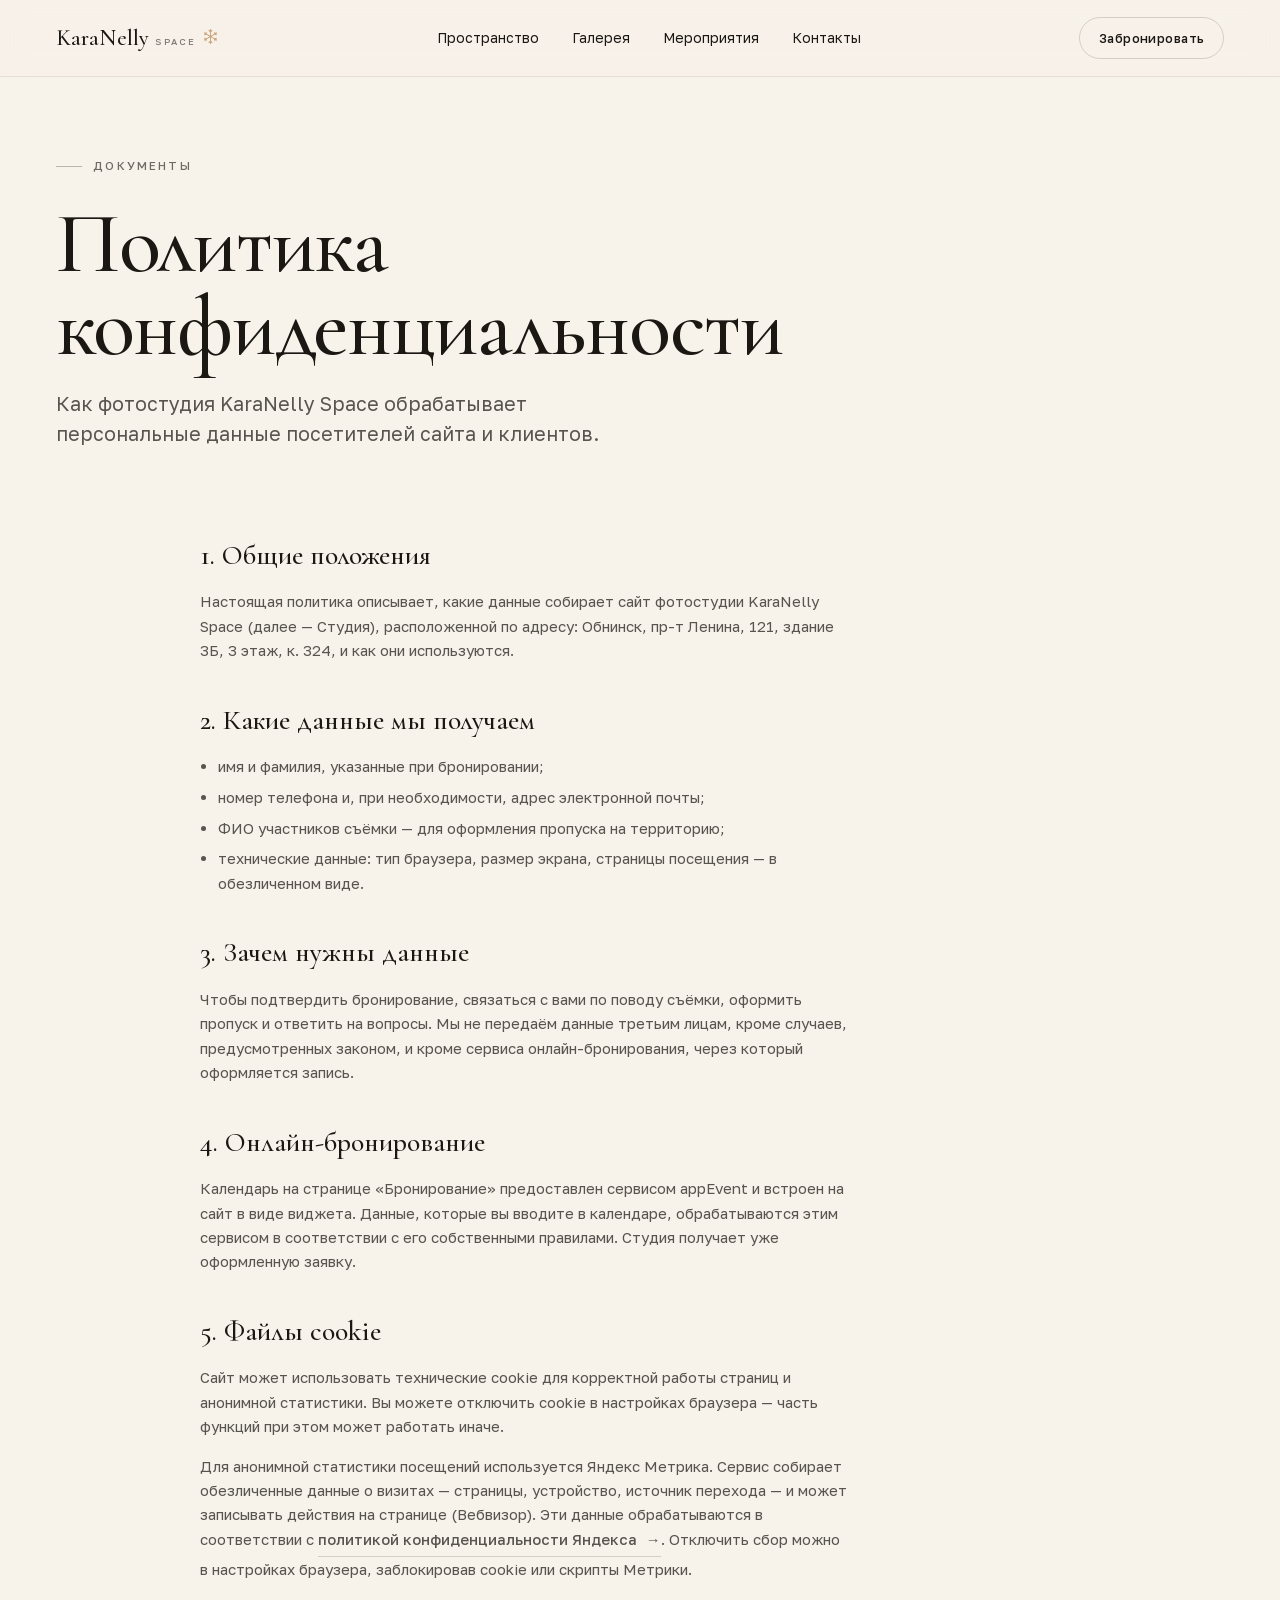
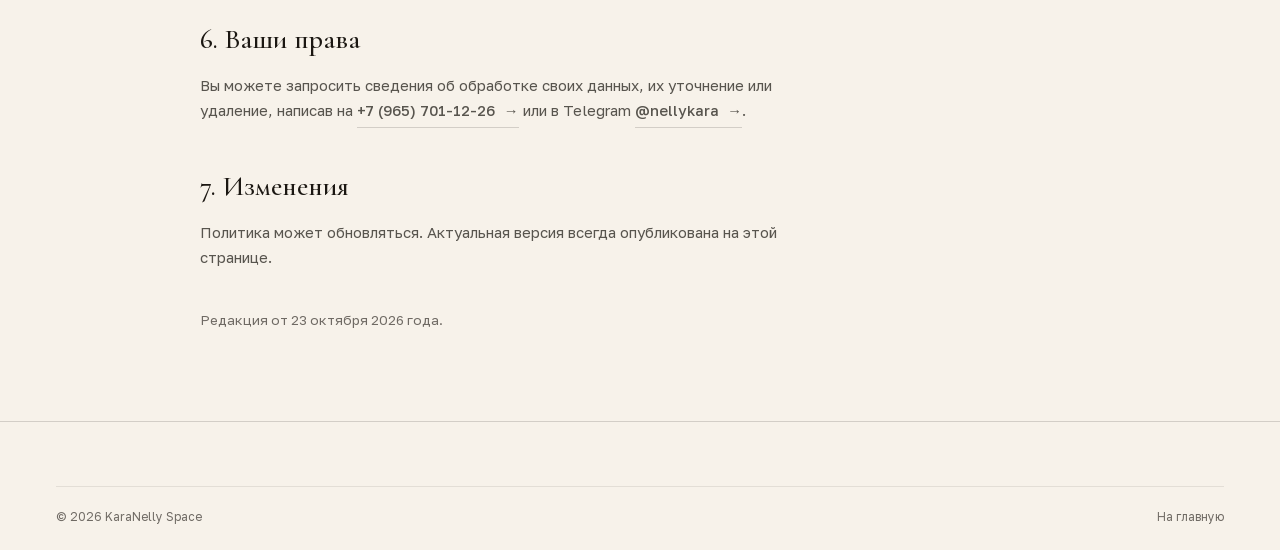
<file: privacy/index.html>
<!DOCTYPE html>
<html lang="ru">
<head>
  <meta charset="utf-8">
  <meta name="viewport" content="width=device-width, initial-scale=1">
  <title>Политика конфиденциальности — KaraNelly Space</title>
  <meta name="description" content="Политика конфиденциальности фотостудии KaraNelly Space в Обнинске.">
  <meta name="theme-color" content="#f7f2ea">
  <meta name="robots" content="noindex, follow">
  <link rel="canonical" href="https://karanelly.space/privacy/">

  <link rel="icon" href="../assets/img/favicon.svg" type="image/svg+xml">
  <link rel="icon" href="../assets/img/icon-32.png" sizes="32x32" type="image/png">
  <link rel="apple-touch-icon" href="../assets/img/icon-180.png">

  <link rel="stylesheet" href="../assets/css/fonts.css?v=202611072244">
  <link rel="stylesheet" href="../assets/css/style.css?v=202611072244">
  <script>document.documentElement.classList.add('js');</script>
  <script src="../assets/js/theme.js?v=202611072244"></script>
  <script src="../assets/js/metrica.js?v=202611072244"></script>
</head>
<body>
  <a class="skip-link" href="#main">Перейти к содержанию</a>

  <header class="site-header" data-header>
    <div class="container header-inner">
      <a class="logo" href="../" aria-label="KaraNelly Space — на главную">
        KaraNelly<span class="logo__sub">space</span>
      </a>
      <nav class="nav" aria-label="Основная навигация">
        <a href="../space/">Пространство</a>
        <a href="../gallery/">Галерея</a>
        <a href="../events/">Мероприятия</a>
        <a href="../contacts/">Контакты</a>
      </nav>
      <a class="btn btn--sm btn--ghost header-cta" href="../booking/">Забронировать</a>
      <button class="burger" type="button" aria-expanded="false" aria-controls="mobile-menu" aria-label="Открыть меню" data-burger>
        <span></span>
        <span></span>
      </button>
    </div>
  </header>

  <div class="mobile-menu" id="mobile-menu" data-menu>
    <nav class="mobile-menu__nav" aria-label="Мобильная навигация">
      <a href="../space/">Пространство <span>01</span></a>
      <a href="../gallery/">Галерея <span>02</span></a>
      <a href="../events/">Мероприятия <span>03</span></a>
      <a href="../booking/">Бронирование <span>04</span></a>
      <a href="../contacts/">Контакты <span>05</span></a>
    </nav>
    <a class="btn btn--primary" href="../booking/" style="margin-top: 1.75rem; align-self: flex-start;">Забронировать время</a>
    <div class="mobile-menu__foot">
      <a href="tel:+79657011226">+7 (965) 701-12-26</a>
      <a href="https://t.me/nellykara" target="_blank" rel="noopener">Telegram</a>
      <p>Обнинск, пр-т Ленина, 121, здание 3Б, 3 этаж, к. 324</p>
    </div>
  </div>

  <main id="main">
    <section class="page-hero">
      <div class="container">
        <p class="eyebrow">Документы</p>
        <h1 class="page-title" style="margin-top: 1rem;">Политика<br>конфиденциальности</h1>
        <p class="lead" style="margin-top: 1.25rem;">Как фотостудия KaraNelly Space обрабатывает персональные данные посетителей сайта и клиентов.</p>
      </div>
    </section>

    <section class="legal">
      <div class="container" style="max-width: 880px;">
        <h2>1. Общие положения</h2>
        <p>Настоящая политика описывает, какие данные собирает сайт фотостудии KaraNelly Space (далее — Студия), расположенной по адресу: Обнинск, пр-т Ленина, 121, здание 3Б, 3 этаж, к. 324, и как они используются.</p>

        <h2>2. Какие данные мы получаем</h2>
        <ul>
          <li>имя и фамилия, указанные при бронировании;</li>
          <li>номер телефона и, при необходимости, адрес электронной почты;</li>
          <li>ФИО участников съёмки — для оформления пропуска на территорию;</li>
          <li>технические данные: тип браузера, размер экрана, страницы посещения — в обезличенном виде.</li>
        </ul>

        <h2>3. Зачем нужны данные</h2>
        <p>Чтобы подтвердить бронирование, связаться с вами по поводу съёмки, оформить пропуск и ответить на вопросы. Мы не передаём данные третьим лицам, кроме случаев, предусмотренных законом, и кроме сервиса онлайн-бронирования, через который оформляется запись.</p>

        <h2>4. Онлайн-бронирование</h2>
        <p>Календарь на странице «Бронирование» предоставлен сервисом appEvent и встроен на сайт в виде виджета. Данные, которые вы вводите в календаре, обрабатываются этим сервисом в соответствии с его собственными правилами. Студия получает уже оформленную заявку.</p>

        <h2>5. Файлы cookie</h2>
        <p>Сайт может использовать технические cookie для корректной работы страниц и анонимной статистики. Вы можете отключить cookie в настройках браузера — часть функций при этом может работать иначе.</p>
        <p>Для анонимной статистики посещений используется Яндекс Метрика. Сервис собирает обезличенные данные о визитах — страницы, устройство, источник перехода — и может записывать действия на странице (Вебвизор). Эти данные обрабатываются в соответствии с <a class="text-link" href="https://yandex.ru/legal/confidential/" target="_blank" rel="noopener">политикой конфиденциальности Яндекса</a>. Отключить сбор можно в настройках браузера, заблокировав cookie или скрипты Метрики.</p>

        <h2>6. Ваши права</h2>
        <p>Вы можете запросить сведения об обработке своих данных, их уточнение или удаление, написав на <a class="text-link" href="tel:+79657011226">+7 (965) 701-12-26</a> или в Telegram <a class="text-link" href="https://t.me/nellykara" target="_blank" rel="noopener">@nellykara</a>.</p>

        <h2>7. Изменения</h2>
        <p>Политика может обновляться. Актуальная версия всегда опубликована на этой странице.</p>

        <p style="margin-top: 2.5rem; font-size: 0.85rem; color: var(--ink-55);">Редакция от 23 октября 2026 года.</p>
      </div>
    </section>
  </main>

  <footer class="site-footer">
    <div class="container">
      <div class="footer-bottom" style="margin-top: 0;">
        <span>© <span data-year>2026</span> KaraNelly Space</span>
        <span><a href="../">На главную</a></span>
      </div>
    </div>
  </footer>

  <script src="../assets/js/main.js?v=202611072244" defer></script>
</body>
</html>
</file>
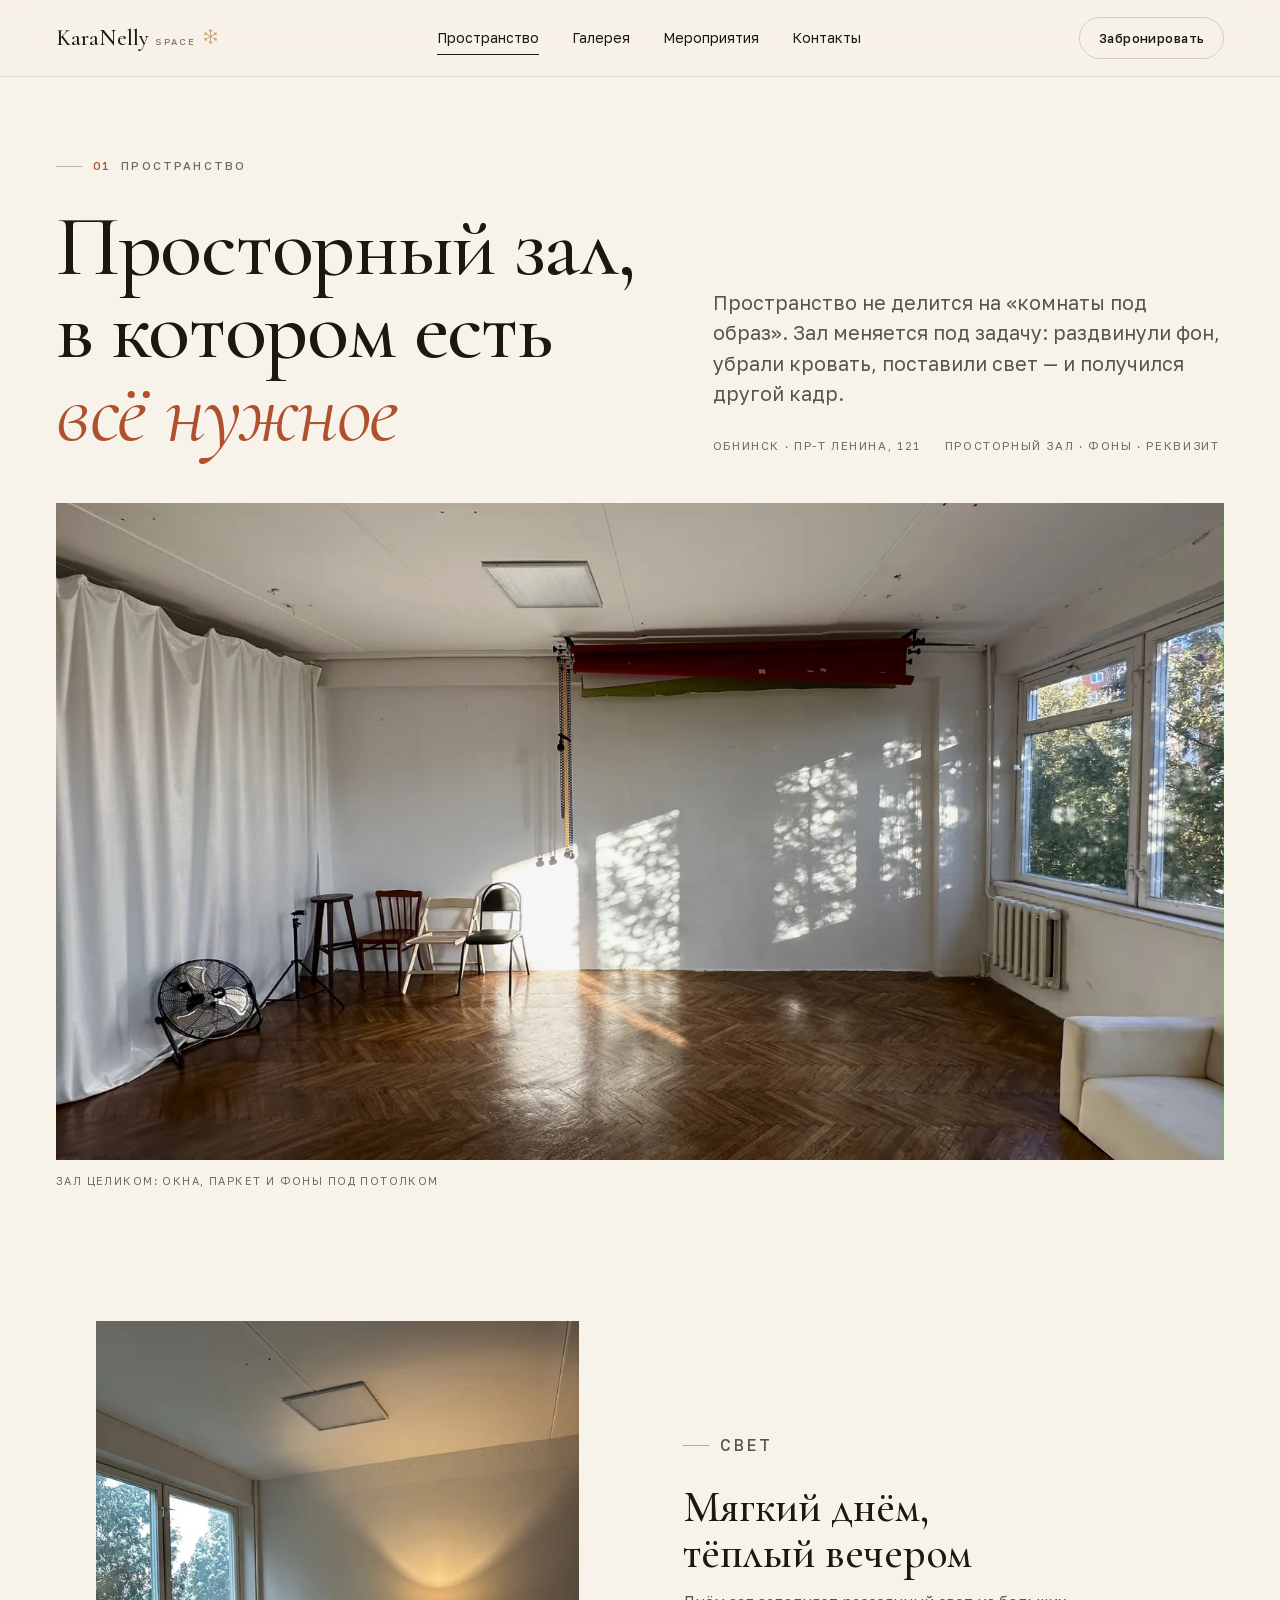
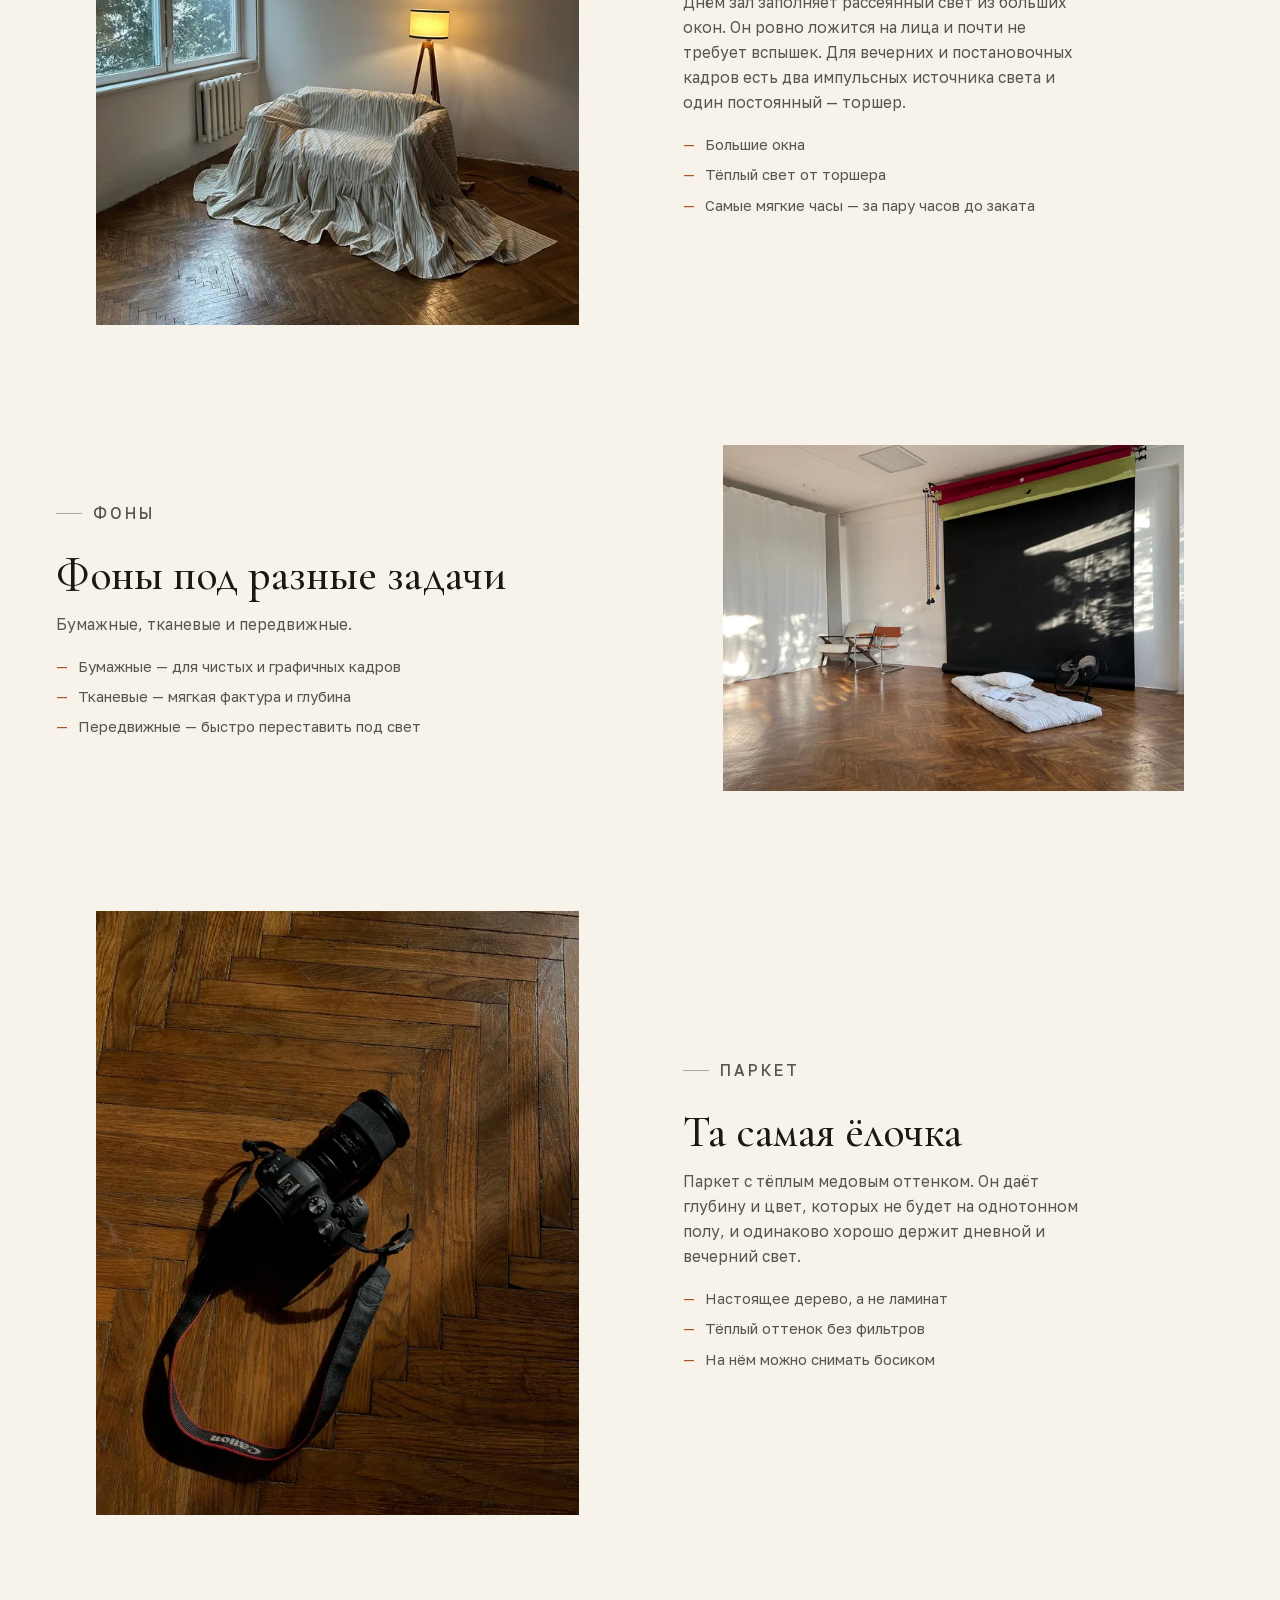
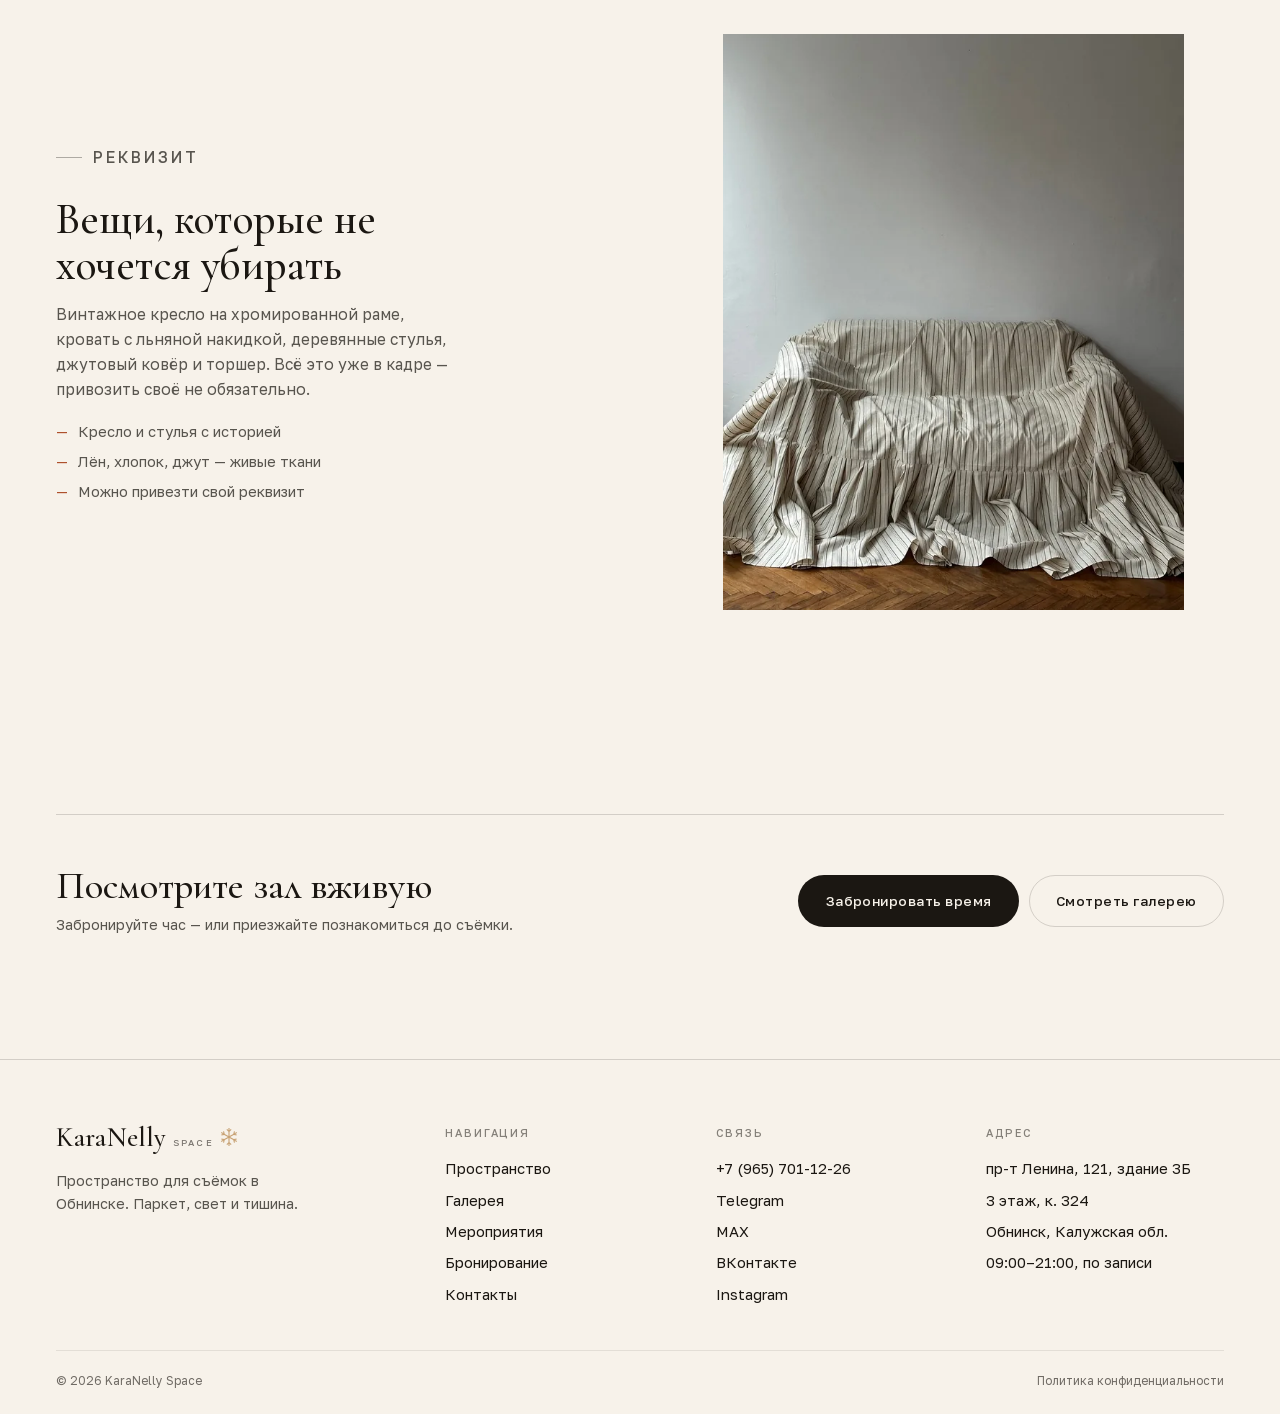
<file: space/index.html>
<!DOCTYPE html>
<html lang="ru">
<head>
  <meta charset="utf-8">
  <meta name="viewport" content="width=device-width, initial-scale=1">
  <title>Пространство — KaraNelly Space, фотостудия в Обнинске</title>
  <meta name="description" content="Просторный зал с паркетом «ёлочкой», большими окнами, бумажными и тканевыми фонами и реквизитом. Фотостудия KaraNelly Space в Обнинске.">
  <meta name="theme-color" content="#f7f2ea">
  <link rel="canonical" href="https://karanelly.space/space/">

  <link rel="icon" href="../assets/img/favicon.svg" type="image/svg+xml">
  <link rel="icon" href="../assets/img/icon-32.png" sizes="32x32" type="image/png">
  <link rel="apple-touch-icon" href="../assets/img/icon-180.png">

  <meta property="og:type" content="website">
  <meta property="og:locale" content="ru_RU">
  <meta property="og:site_name" content="KaraNelly Space">
  <meta property="og:title" content="Пространство — KaraNelly Space">
  <meta property="og:description" content="Паркет «ёлочкой», большие окна, фоны и реквизит. Просторный зал, в котором есть всё нужное.">
  <meta property="og:url" content="https://karanelly.space/space/">
  <meta property="og:image" content="https://karanelly.space/assets/img/og-image.jpg">
  <meta name="twitter:card" content="summary_large_image">

  <link rel="stylesheet" href="../assets/css/fonts.css?v=202611072244">
  <link rel="stylesheet" href="../assets/css/style.css?v=202611072244">
  <script>document.documentElement.classList.add('js');</script>
  <script src="../assets/js/theme.js?v=202611072244"></script>
  <script src="../assets/js/metrica.js?v=202611072244"></script>
</head>
<body>
  <a class="skip-link" href="#main">Перейти к содержанию</a>

  <header class="site-header" data-header>
    <div class="container header-inner">
      <a class="logo" href="../" aria-label="KaraNelly Space — на главную">
        KaraNelly<span class="logo__sub">space</span>
      </a>

      <nav class="nav" aria-label="Основная навигация">
        <a href="../space/" aria-current="page">Пространство</a>
        <a href="../gallery/">Галерея</a>
        <a href="../events/">Мероприятия</a>
        <a href="../contacts/">Контакты</a>
      </nav>

      <a class="btn btn--sm btn--ghost header-cta" href="../booking/">Забронировать</a>

      <button class="burger" type="button" aria-expanded="false" aria-controls="mobile-menu" aria-label="Открыть меню" data-burger>
        <span></span>
        <span></span>
      </button>
    </div>
  </header>

  <div class="mobile-menu" id="mobile-menu" data-menu>
    <nav class="mobile-menu__nav" aria-label="Мобильная навигация">
      <a href="../space/">Пространство <span>01</span></a>
      <a href="../gallery/">Галерея <span>02</span></a>
      <a href="../events/">Мероприятия <span>03</span></a>
      <a href="../booking/">Бронирование <span>04</span></a>
      <a href="../contacts/">Контакты <span>05</span></a>
    </nav>
    <a class="btn btn--primary" href="../booking/" style="margin-top: 1.75rem; align-self: flex-start;">Забронировать время</a>
    <div class="mobile-menu__foot">
      <a href="tel:+79657011226">+7 (965) 701-12-26</a>
      <a href="https://t.me/nellykara" target="_blank" rel="noopener">Telegram</a>
      <a href="https://vk.ru/karanelly_space" target="_blank" rel="noopener">ВКонтакте</a>
      <p>Обнинск, пр-т Ленина, 121, здание 3Б, 3 этаж, к. 324</p>
    </div>
  </div>

  <main id="main">
    <section class="page-hero">
      <div class="container">
        <p class="eyebrow"><b>01</b> Пространство</p>
        <div class="page-hero__grid" style="margin-top: 1.2rem;">
          <h1 class="page-title">Просторный зал,<br>в котором есть<br><em>всё нужное</em></h1>
          <div>
            <p class="lead">Пространство не делится на «комнаты под образ». Зал меняется под задачу: раздвинули фон, убрали кровать, поставили свет — и получился другой кадр.</p>
            <p class="page-hero__meta"><span>Обнинск · пр-т Ленина, 121</span><span>Просторный зал · фоны · реквизит</span></p>
          </div>
        </div>
      </div>
    </section>

    <div class="container">
      <figure class="page-figure" data-reveal>
        <img src="../assets/img/g08-1600.webp"
             srcset="../assets/img/g08-640.webp 640w, ../assets/img/g08-1100.webp 1100w, ../assets/img/g08-1600.webp 1600w"
             sizes="(min-width: 1400px) 1320px, 92vw"
             width="1600" height="1200" loading="eager" decoding="async"
             alt="Панорама зала фотостудии: окна, белый диван, паркет и бумажные фоны под потолком">
        <figcaption>Зал целиком: окна, паркет и фоны под потолком</figcaption>
      </figure>
    </div>

    <section class="section" aria-label="Особенности пространства">
      <div class="container">
        <div class="blocks">
          <article class="block">
            <figure class="block__media" data-reveal>
              <img src="../assets/img/g01-1100.webp"
                   srcset="../assets/img/g01-640.webp 640w, ../assets/img/g01-1100.webp 1100w, ../assets/img/g01-1600.webp 1600w"
                   sizes="(min-width: 860px) 46vw, 100vw"
                   width="1100" height="1467" loading="lazy" decoding="async"
                   alt="Кресло под льняным чехлом, торшер и окно с зеленью">
            </figure>
            <div data-reveal data-delay="120">
              <p class="eyebrow">Свет</p>
              <h3>Мягкий днём, тёплый вечером</h3>
              <p>Днём зал заполняет рассеянный свет из больших окон. Он ровно ложится на лица и почти не требует вспышек. Для вечерних и постановочных кадров есть два импульсных источника света и один постоянный — торшер.</p>
              <ul>
                <li>Большие окна</li>
                <li>Тёплый свет от торшера</li>
                <li>Самые мягкие часы — за пару часов до заката</li>
              </ul>
            </div>
          </article>

          <article class="block block--reverse">
            <figure class="block__media block__media--wide" data-reveal>
              <img src="../assets/img/g04-1100.webp"
                   srcset="../assets/img/g04-640.webp 640w, ../assets/img/g04-1100.webp 1100w, ../assets/img/g04-1600.webp 1600w"
                   sizes="(min-width: 860px) 46vw, 100vw"
                   width="1100" height="825" loading="lazy" decoding="async"
                   alt="Чёрный бумажный фон, рыжее кресло и матрас на паркете">
            </figure>
            <div data-reveal data-delay="120">
              <p class="eyebrow">Фоны</p>
              <h3>Фоны под разные задачи</h3>
              <p>Бумажные, тканевые и передвижные.</p>
              <ul>
                <li>Бумажные — для чистых и графичных кадров</li>
                <li>Тканевые — мягкая фактура и глубина</li>
                <li>Передвижные — быстро переставить под свет</li>
              </ul>
            </div>
          </article>

          <article class="block">
            <figure class="block__media" data-reveal>
              <img src="../assets/img/g14-1100.webp"
                   srcset="../assets/img/g14-640.webp 640w, ../assets/img/g14-1100.webp 1100w, ../assets/img/g14-1600.webp 1600w"
                   sizes="(min-width: 860px) 46vw, 100vw"
                   width="1100" height="1467" loading="lazy" decoding="async"
                   alt="Фотоаппарат на паркете, уложенном ёлочкой">
            </figure>
            <div data-reveal data-delay="120">
              <p class="eyebrow">Паркет</p>
              <h3>Та самая ёлочка</h3>
              <p>Паркет с тёплым медовым оттенком. Он даёт глубину и цвет, которых не будет на однотонном полу, и одинаково хорошо держит дневной и вечерний свет.</p>
              <ul>
                <li>Настоящее дерево, а не ламинат</li>
                <li>Тёплый оттенок без фильтров</li>
                <li>На нём можно снимать босиком</li>
              </ul>
            </div>
          </article>

          <article class="block block--reverse">
            <figure class="block__media" data-reveal>
              <img src="../assets/img/g10-1100.webp"
                   srcset="../assets/img/g10-640.webp 640w, ../assets/img/g10-1100.webp 1100w, ../assets/img/g10-1600.webp 1600w"
                   sizes="(min-width: 860px) 46vw, 100vw"
                   width="1100" height="1467" loading="lazy" decoding="async"
                   alt="Кресло в полосатой льняной обивке у белой стены">
            </figure>
            <div data-reveal data-delay="120">
              <p class="eyebrow">Реквизит</p>
              <h3>Вещи, которые не хочется убирать</h3>
              <p>Винтажное кресло на хромированной раме, кровать с льняной накидкой, деревянные стулья, джутовый ковёр и торшер. Всё это уже в кадре — привозить своё не обязательно.</p>
              <ul>
                <li>Кресло и стулья с историей</li>
                <li>Лён, хлопок, джут — живые ткани</li>
                <li>Можно привезти свой реквизит</li>
              </ul>
            </div>
          </article>
        </div>
      </div>
    </section>

    <section class="section section--tight">
      <div class="container">
        <div class="cta-row">
          <div>
            <h2>Посмотрите зал вживую</h2>
            <p>Забронируйте час — или приезжайте познакомиться до съёмки.</p>
          </div>
          <div class="cta-row__actions">
            <a class="btn btn--primary" href="../booking/">Забронировать время</a>
            <a class="btn btn--ghost" href="../gallery/">Смотреть галерею</a>
          </div>
        </div>
      </div>
    </section>
  </main>

  <footer class="site-footer">
    <div class="container">
      <div class="footer-top">
        <div class="footer-brand">
          <a class="logo" href="../">KaraNelly<span class="logo__sub">space</span></a>
          <p>Пространство для съёмок в Обнинске. Паркет, свет и тишина.</p>
        </div>
        <div class="footer-col">
          <h2>Навигация</h2>
          <ul>
            <li><a href="../space/">Пространство</a></li>
            <li><a href="../gallery/">Галерея</a></li>
            <li><a href="../events/">Мероприятия</a></li>
            <li><a href="../booking/">Бронирование</a></li>
            <li><a href="../contacts/">Контакты</a></li>
          </ul>
        </div>
        <div class="footer-col">
          <h2>Связь</h2>
          <ul>
            <li><a href="tel:+79657011226">+7 (965) 701-12-26</a></li>
            <li><a href="https://t.me/nellykara" target="_blank" rel="noopener">Telegram</a></li>
            <li><a href="https://max.ru/u/f9LHodD0cOLRB8kmA9KUD_SNhukRLM-po_1AX9FuOGSH09HfahHpemriq_w" target="_blank" rel="noopener">MAX</a></li>
            <li><a href="https://vk.ru/karanelly_space" target="_blank" rel="noopener">ВКонтакте</a></li>
            <li><a href="https://www.instagram.com/karanelly_space/" target="_blank" rel="noopener">Instagram</a></li>
          </ul>
        </div>
        <div class="footer-col">
          <h2>Адрес</h2>
          <ul>
            <li>пр-т Ленина, 121, здание 3Б</li>
            <li>3 этаж, к. 324</li>
            <li>Обнинск, Калужская обл.</li>
            <li>09:00–21:00, по записи</li>
          </ul>
        </div>
      </div>
      <div class="footer-bottom">
        <span>© <span data-year>2026</span> KaraNelly Space</span>
        <span><a href="../privacy/">Политика конфиденциальности</a></span>
      </div>
    </div>
  </footer>

  <script src="../assets/js/main.js?v=202611072244" defer></script>
</body>
</html>
</file>
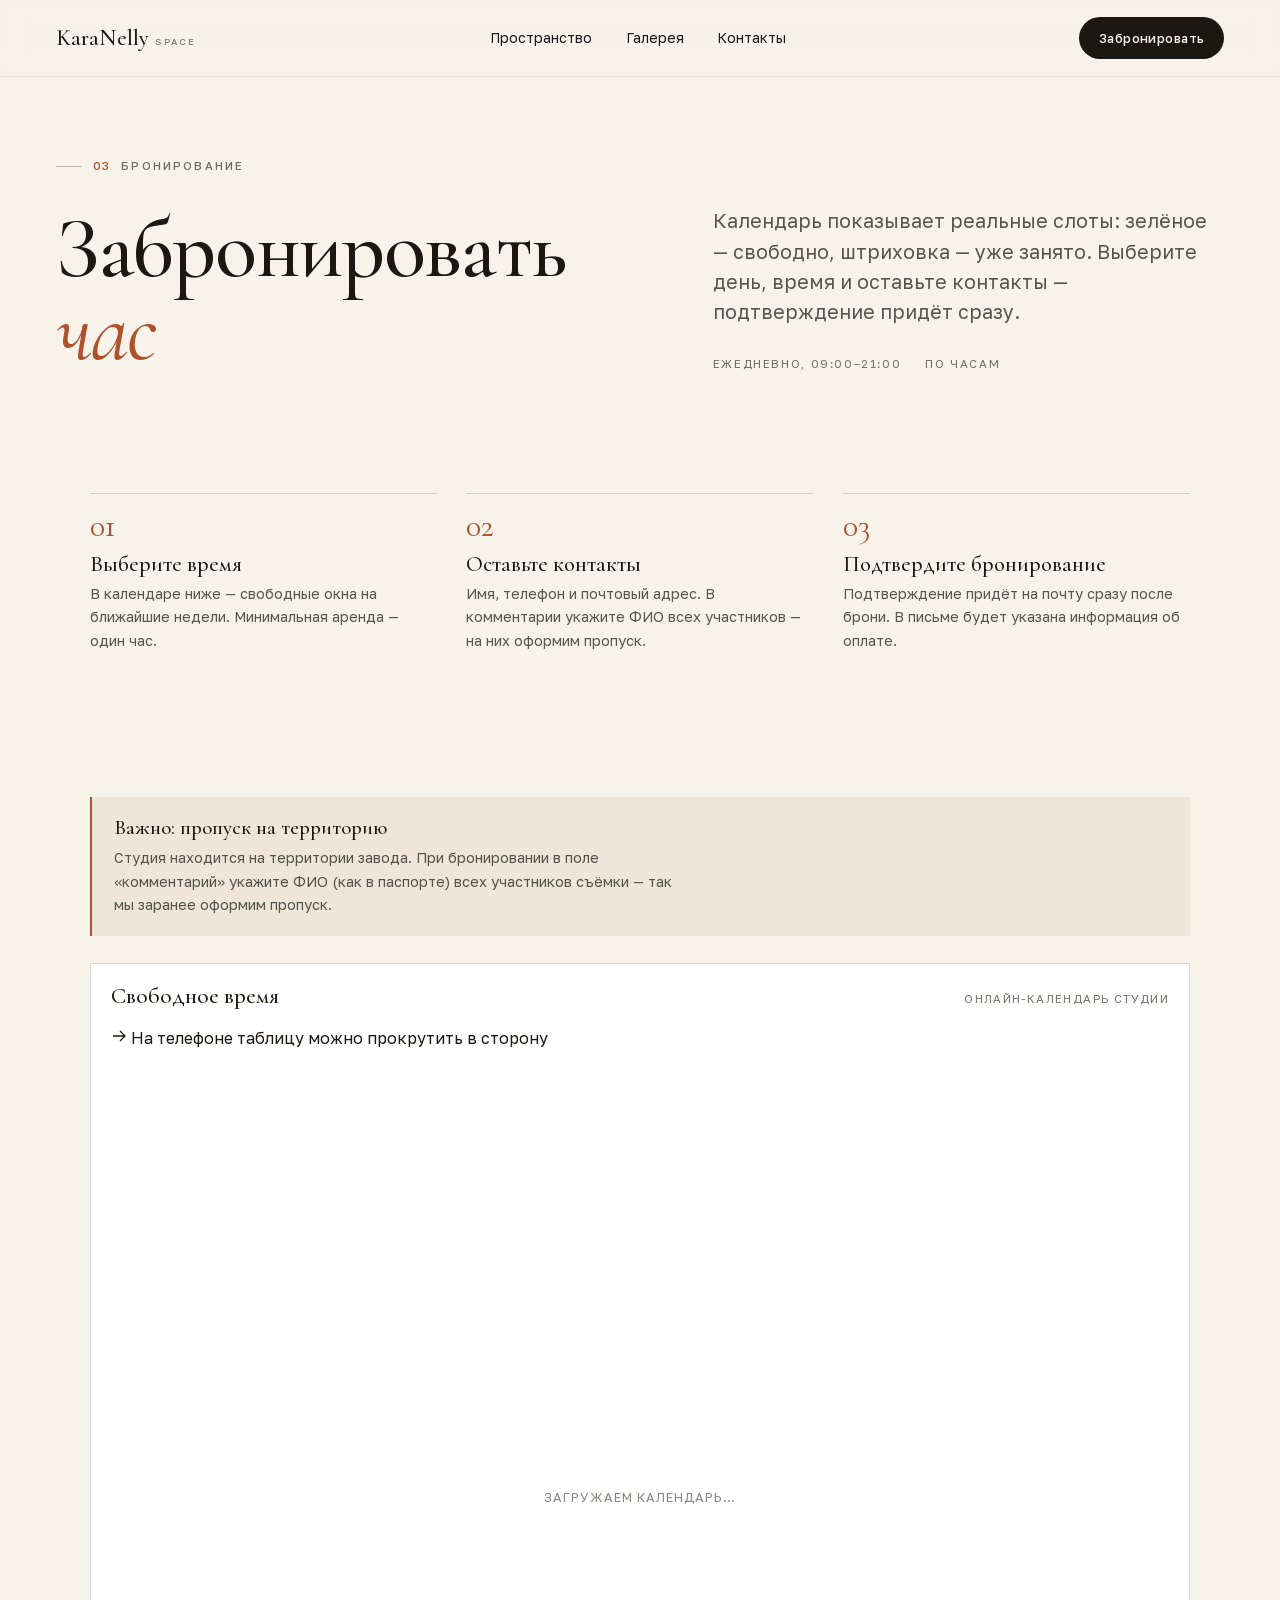
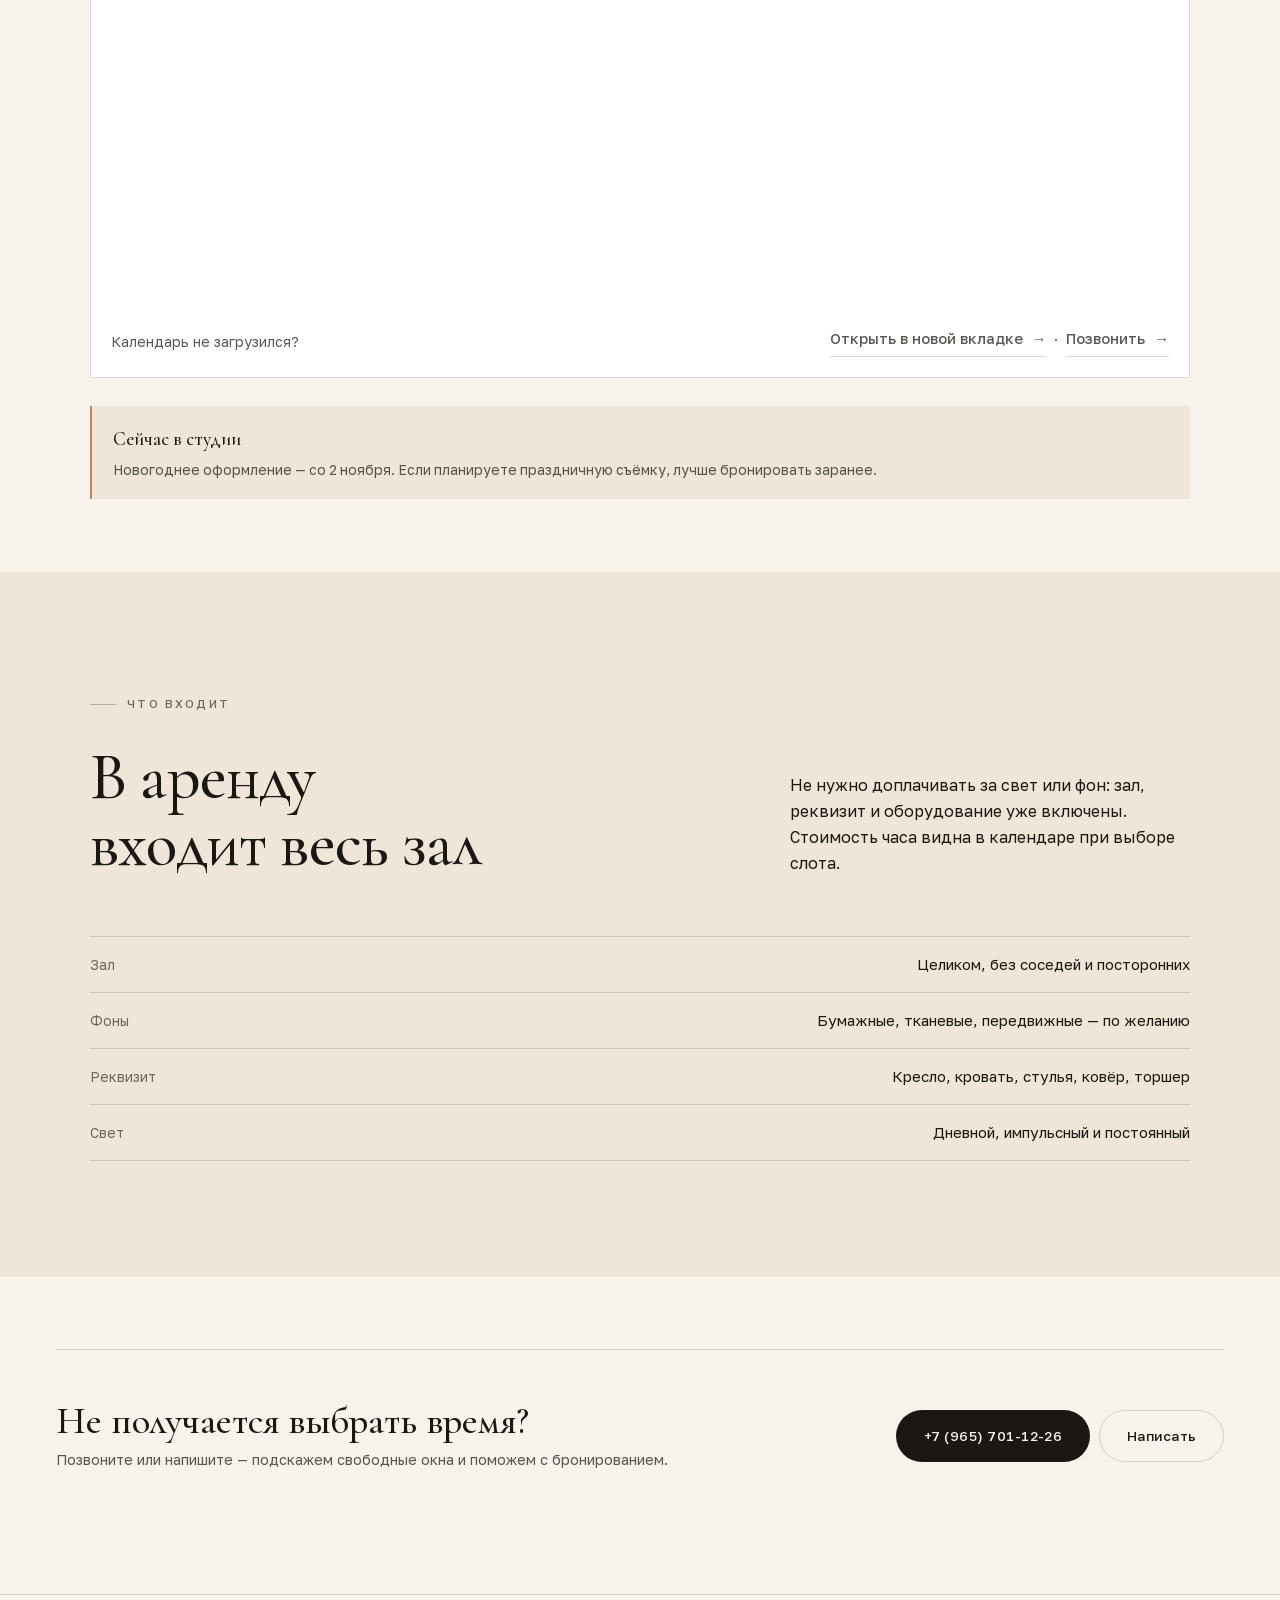
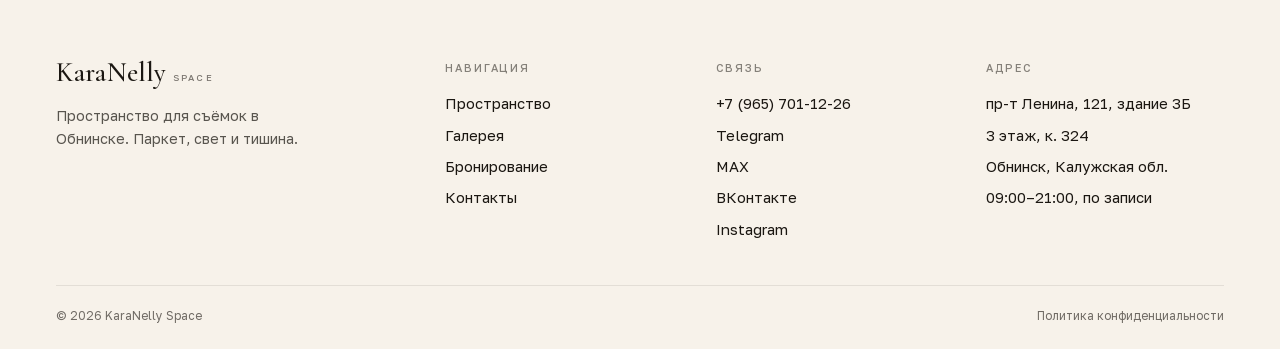
<file: booking.html>
<!DOCTYPE html>
<html lang="ru">
<head>
  <meta charset="utf-8">
  <meta name="viewport" content="width=device-width, initial-scale=1">
  <title>Бронирование — KaraNelly Space, фотостудия в Обнинске</title>
  <meta name="description" content="Онлайн-бронирование фотостудии KaraNelly Space в Обнинске: выберите свободную дату и время в календаре. Пропуск на территорию оформляется по ФИО.">
  <meta name="theme-color" content="#f7f2ea">
  <link rel="canonical" href="https://karanelly.space/booking.html">

  <link rel="icon" href="assets/img/favicon.svg" type="image/svg+xml">
  <link rel="icon" href="assets/img/icon-32.png" sizes="32x32" type="image/png">
  <link rel="apple-touch-icon" href="assets/img/icon-180.png">

  <meta property="og:type" content="website">
  <meta property="og:locale" content="ru_RU">
  <meta property="og:site_name" content="KaraNelly Space">
  <meta property="og:title" content="Бронирование — KaraNelly Space">
  <meta property="og:description" content="Выберите свободное время в календаре студии.">
  <meta property="og:url" content="https://karanelly.space/booking.html">
  <meta property="og:image" content="https://karanelly.space/assets/img/og-image.jpg">
  <meta name="twitter:card" content="summary_large_image">

  <link rel="stylesheet" href="assets/css/fonts.css">
  <link rel="stylesheet" href="assets/css/style.css">
  <script>document.documentElement.classList.add('js');</script>
</head>
<body>
  <a class="skip-link" href="#main">Перейти к содержанию</a>

  <header class="site-header" data-header>
    <div class="container header-inner">
      <a class="logo" href="index.html" aria-label="KaraNelly Space — на главную">
        KaraNelly<span class="logo__sub">space</span>
      </a>

      <nav class="nav" aria-label="Основная навигация">
        <a href="space.html">Пространство</a>
        <a href="gallery.html">Галерея</a>
        <a href="contacts.html">Контакты</a>
      </nav>

      <a class="btn btn--sm btn--primary header-cta" href="booking.html" aria-current="page">Забронировать</a>

      <button class="burger" type="button" aria-expanded="false" aria-controls="mobile-menu" aria-label="Открыть меню" data-burger>
        <span></span>
        <span></span>
      </button>
    </div>
  </header>

  <div class="mobile-menu" id="mobile-menu" data-menu>
    <nav class="mobile-menu__nav" aria-label="Мобильная навигация">
      <a href="space.html">Пространство <span>01</span></a>
      <a href="gallery.html">Галерея <span>02</span></a>
      <a href="booking.html">Бронирование <span>03</span></a>
      <a href="contacts.html">Контакты <span>04</span></a>
    </nav>
    <a class="btn btn--primary" href="booking.html" style="margin-top: 1.75rem; align-self: flex-start;">Забронировать время</a>
    <div class="mobile-menu__foot">
      <a href="tel:+79657011226">+7 (965) 701-12-26</a>
      <a href="https://t.me/nellykara" target="_blank" rel="noopener">Telegram</a>
      <a href="https://vk.ru/karanelly_space" target="_blank" rel="noopener">ВКонтакте</a>
      <p>Обнинск, пр-т Ленина, 121, здание 3Б, 3 этаж, к. 324</p>
    </div>
  </div>

  <main id="main">
    <section class="page-hero">
      <div class="container">
        <p class="eyebrow"><b>03</b> Бронирование</p>
        <div class="page-hero__grid" style="margin-top: 1.2rem;">
          <h1 class="page-title">Забронировать<br><em>час</em></h1>
          <div>
            <p class="lead">Календарь показывает реальные слоты: зелёное — свободно, штриховка — уже занято. Выберите день, время и оставьте контакты — подтверждение придёт сразу.</p>
            <p class="page-hero__meta"><span>Ежедневно, 09:00–21:00</span><span>По часам</span></p>
          </div>
        </div>
      </div>
    </section>

    <section class="section--tight" aria-labelledby="steps-title">
      <div class="container booking-wrap">
        <h2 class="sr-only" id="steps-title">Как забронировать</h2>
        <div class="steps">
          <div class="step" data-reveal>
            <span class="step__num">01</span>
            <h3>Выберите время</h3>
            <p>В календаре ниже — свободные окна на ближайшие недели. Минимальная аренда — один час.</p>
          </div>
          <div class="step" data-reveal data-delay="90">
            <span class="step__num">02</span>
            <h3>Оставьте контакты</h3>
            <p>Имя, телефон и почтовый адрес. В комментарии укажите ФИО всех участников — на них оформим пропуск.</p>
          </div>
          <div class="step" data-reveal data-delay="180">
            <span class="step__num">03</span>
            <h3>Подтвердите бронирование</h3>
            <p>Подтверждение придёт на почту сразу после брони. В письме будет указана информация об оплате.</p>
          </div>
        </div>
      </div>
    </section>

    <section class="section--tight" aria-labelledby="calendar-title">
      <div class="container booking-wrap">
        <div class="note" style="margin-bottom: 1.75rem;" data-reveal>
          <h3>Важно: пропуск на территорию</h3>
          <p>Студия находится на территории завода. При бронировании в поле «комментарий» укажите ФИО (как в паспорте) всех участников съёмки — так мы заранее оформим пропуск.</p>
        </div>

        <div class="widget-shell" data-reveal>
          <div class="widget-head">
            <h2 id="calendar-title">Свободное время</h2>
            <span>Онлайн-календарь студии</span>
          </div>

          <p class="scroll-hint">
            <svg width="16" height="16" viewBox="0 0 16 16" fill="none" stroke="currentColor" stroke-width="1.3" aria-hidden="true">
              <path d="M2 8h12M9 3l5 5-5 5"/>
            </svg>
            На телефоне таблицу можно прокрутить в сторону
          </p>

          <div class="widget-scroll">
            <div class="widget-skeleton" data-widget-skeleton aria-hidden="true">Загружаем календарь…</div>
            <iframe data-widget
              src="https://appevent.ru/widget/embeded?widget_key=b3dbee30545fd1ce2948c26ed984de83&amp;hall_id=9494"
              title="Календарь бронирования фотостудии KaraNelly Space"
              width="100%"
              height="860"
              referrerpolicy="no-referrer-when-downgrade"
              style="background:#ffffff;border:none;"></iframe>
          </div>

          <div class="widget-fallback">
            <span>Календарь не загрузился?</span>
            <span>
              <a class="text-link" href="https://appevent.ru/widget/embeded?widget_key=b3dbee30545fd1ce2948c26ed984de83&amp;hall_id=9494" target="_blank" rel="noopener">Открыть в новой вкладке</a>
              &nbsp;·&nbsp;
              <a class="text-link" href="tel:+79657011226">Позвонить</a>
            </span>
          </div>
        </div>

        <div class="season" style="margin-top: 1.75rem;" data-reveal>
          <strong>Сейчас в студии</strong>
          <span>Новогоднее оформление — со 2 ноября. Если планируете праздничную съёмку, лучше бронировать заранее.</span>
        </div>
      </div>
    </section>

    <section class="section section--soft" aria-labelledby="included-title">
      <div class="container booking-wrap">
        <div class="section-head">
          <div>
            <p class="eyebrow">Что входит</p>
            <h2 class="display" id="included-title" style="margin-top: 1.1rem;" data-reveal>В аренду входит весь зал</h2>
          </div>
          <p class="section-head__aside" data-reveal data-delay="120">Не нужно доплачивать за свет или фон: зал, реквизит и оборудование уже включены. Стоимость часа видна в календаре при выборе слота.</p>
        </div>

        <dl class="specs" data-reveal>
          <div><dt>Зал</dt><dd>Целиком, без соседей и посторонних</dd></div>
          <div><dt>Фоны</dt><dd>Бумажные, тканевые, передвижные — по желанию</dd></div>
          <div><dt>Реквизит</dt><dd>Кресло, кровать, стулья, ковёр, торшер</dd></div>
          <div><dt>Свет</dt><dd>Дневной, импульсный и постоянный</dd></div>
        </dl>
      </div>
    </section>

    <section class="section section--tight">
      <div class="container">
        <div class="cta-row">
          <div>
            <h2>Не получается выбрать время?</h2>
            <p>Позвоните или напишите — подскажем свободные окна и поможем с бронированием.</p>
          </div>
          <div class="cta-row__actions">
            <a class="btn btn--primary" href="tel:+79657011226">+7 (965) 701-12-26</a>
            <div class="contact-menu">
              <button class="btn btn--ghost" type="button" aria-expanded="false" aria-controls="write-menu" data-contact-toggle>Написать</button>
              <div class="contact-menu__list" id="write-menu" data-contact-list hidden>
                <a href="https://t.me/nellykara" target="_blank" rel="noopener">Telegram</a>
                <a href="https://max.ru/u/f9LHodD0cOLRB8kmA9KUD_SNhukRLM-po_1AX9FuOGSH09HfahHpemriq_w" target="_blank" rel="noopener">MAX</a>
                <a href="https://wa.me/79657011226" target="_blank" rel="noopener">WhatsApp</a>
              </div>
            </div>
          </div>
        </div>
      </div>
    </section>
  </main>

  <footer class="site-footer">
    <div class="container">
      <div class="footer-top">
        <div class="footer-brand">
          <a class="logo" href="index.html">KaraNelly<span class="logo__sub">space</span></a>
          <p>Пространство для съёмок в Обнинске. Паркет, свет и тишина.</p>
        </div>
        <div class="footer-col">
          <h2>Навигация</h2>
          <ul>
            <li><a href="space.html">Пространство</a></li>
            <li><a href="gallery.html">Галерея</a></li>
            <li><a href="booking.html">Бронирование</a></li>
            <li><a href="contacts.html">Контакты</a></li>
          </ul>
        </div>
        <div class="footer-col">
          <h2>Связь</h2>
          <ul>
            <li><a href="tel:+79657011226">+7 (965) 701-12-26</a></li>
            <li><a href="https://t.me/nellykara" target="_blank" rel="noopener">Telegram</a></li>
            <li><a href="https://max.ru/u/f9LHodD0cOLRB8kmA9KUD_SNhukRLM-po_1AX9FuOGSH09HfahHpemriq_w" target="_blank" rel="noopener">MAX</a></li>
            <li><a href="https://vk.ru/karanelly_space" target="_blank" rel="noopener">ВКонтакте</a></li>
            <li><a href="https://www.instagram.com/karanelly_space/" target="_blank" rel="noopener">Instagram</a></li>
          </ul>
        </div>
        <div class="footer-col">
          <h2>Адрес</h2>
          <ul>
            <li>пр-т Ленина, 121, здание 3Б</li>
            <li>3 этаж, к. 324</li>
            <li>Обнинск, Калужская обл.</li>
            <li>09:00–21:00, по записи</li>
          </ul>
        </div>
      </div>
      <div class="footer-bottom">
        <span>© <span data-year>2026</span> KaraNelly Space</span>
        <span><a href="privacy.html">Политика конфиденциальности</a></span>
      </div>
    </div>
  </footer>

  <script src="assets/js/main.js" defer></script>
</body>
</html>
</file>
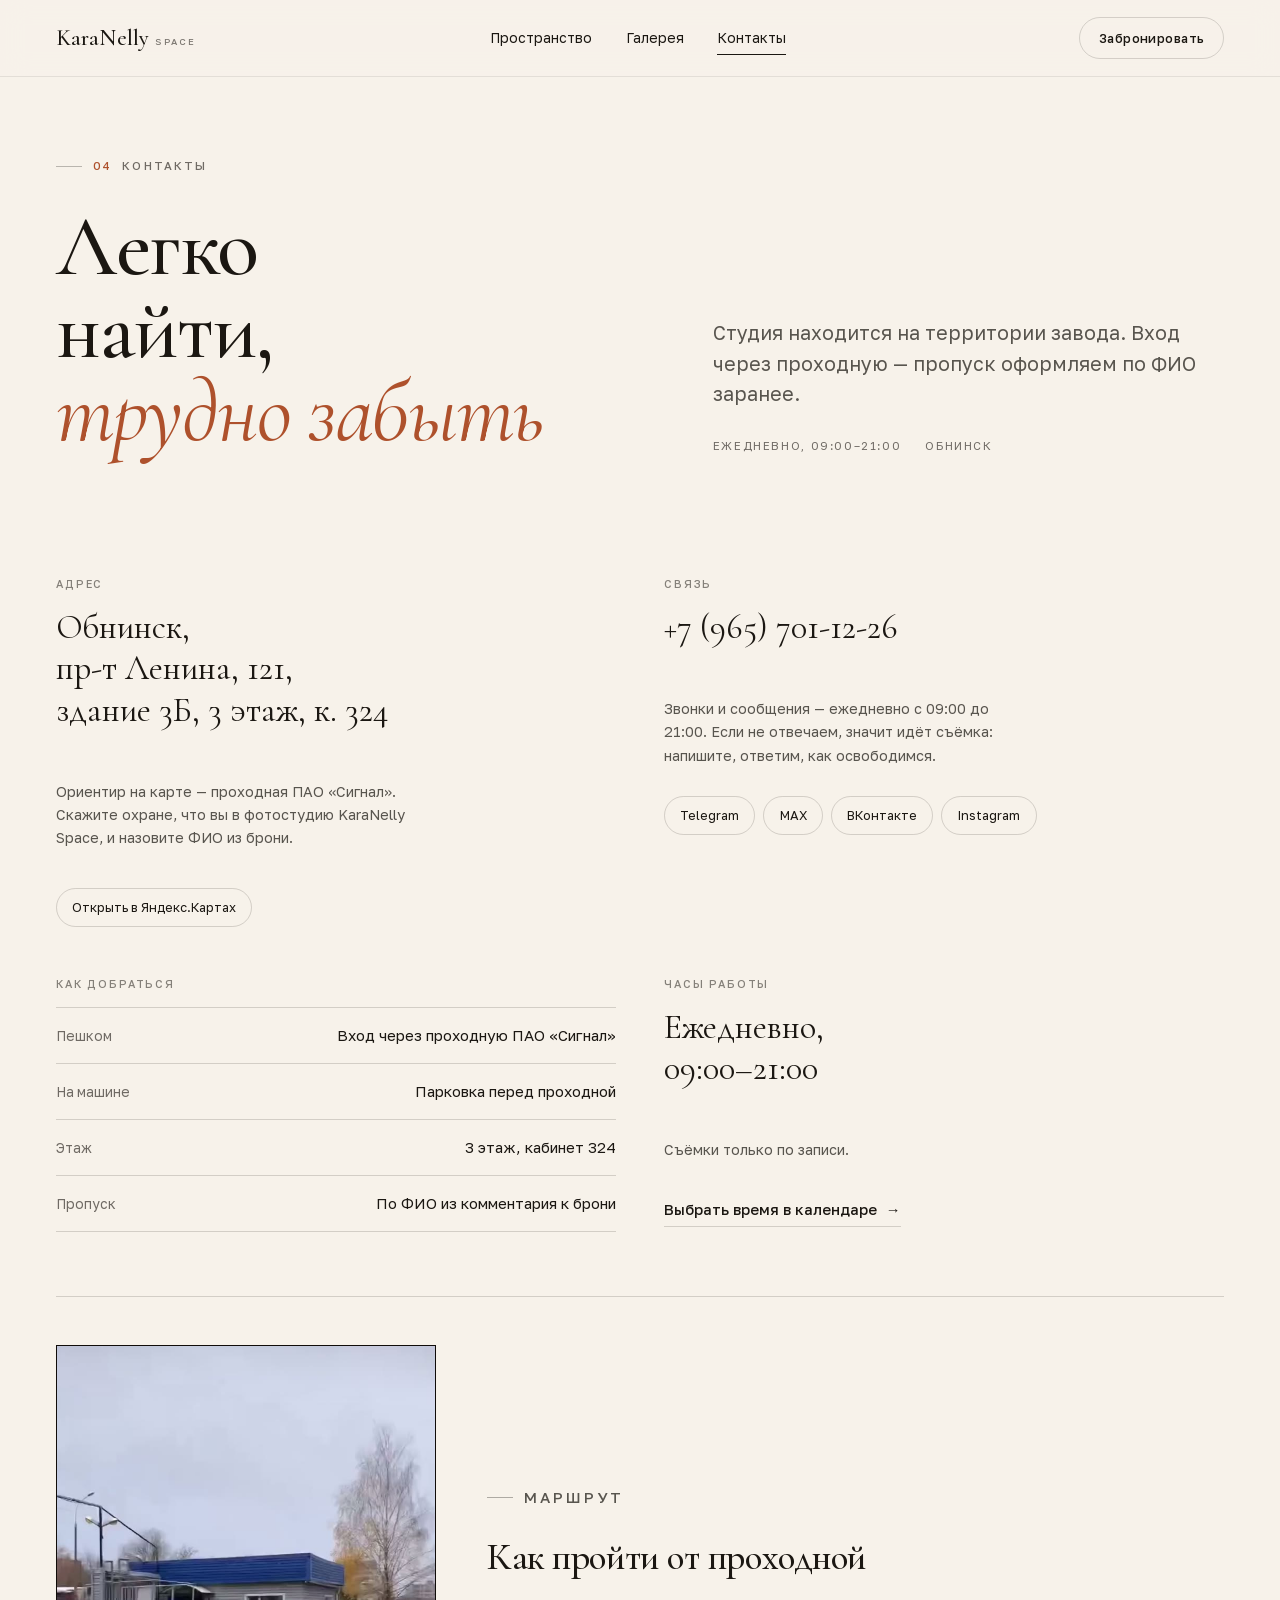
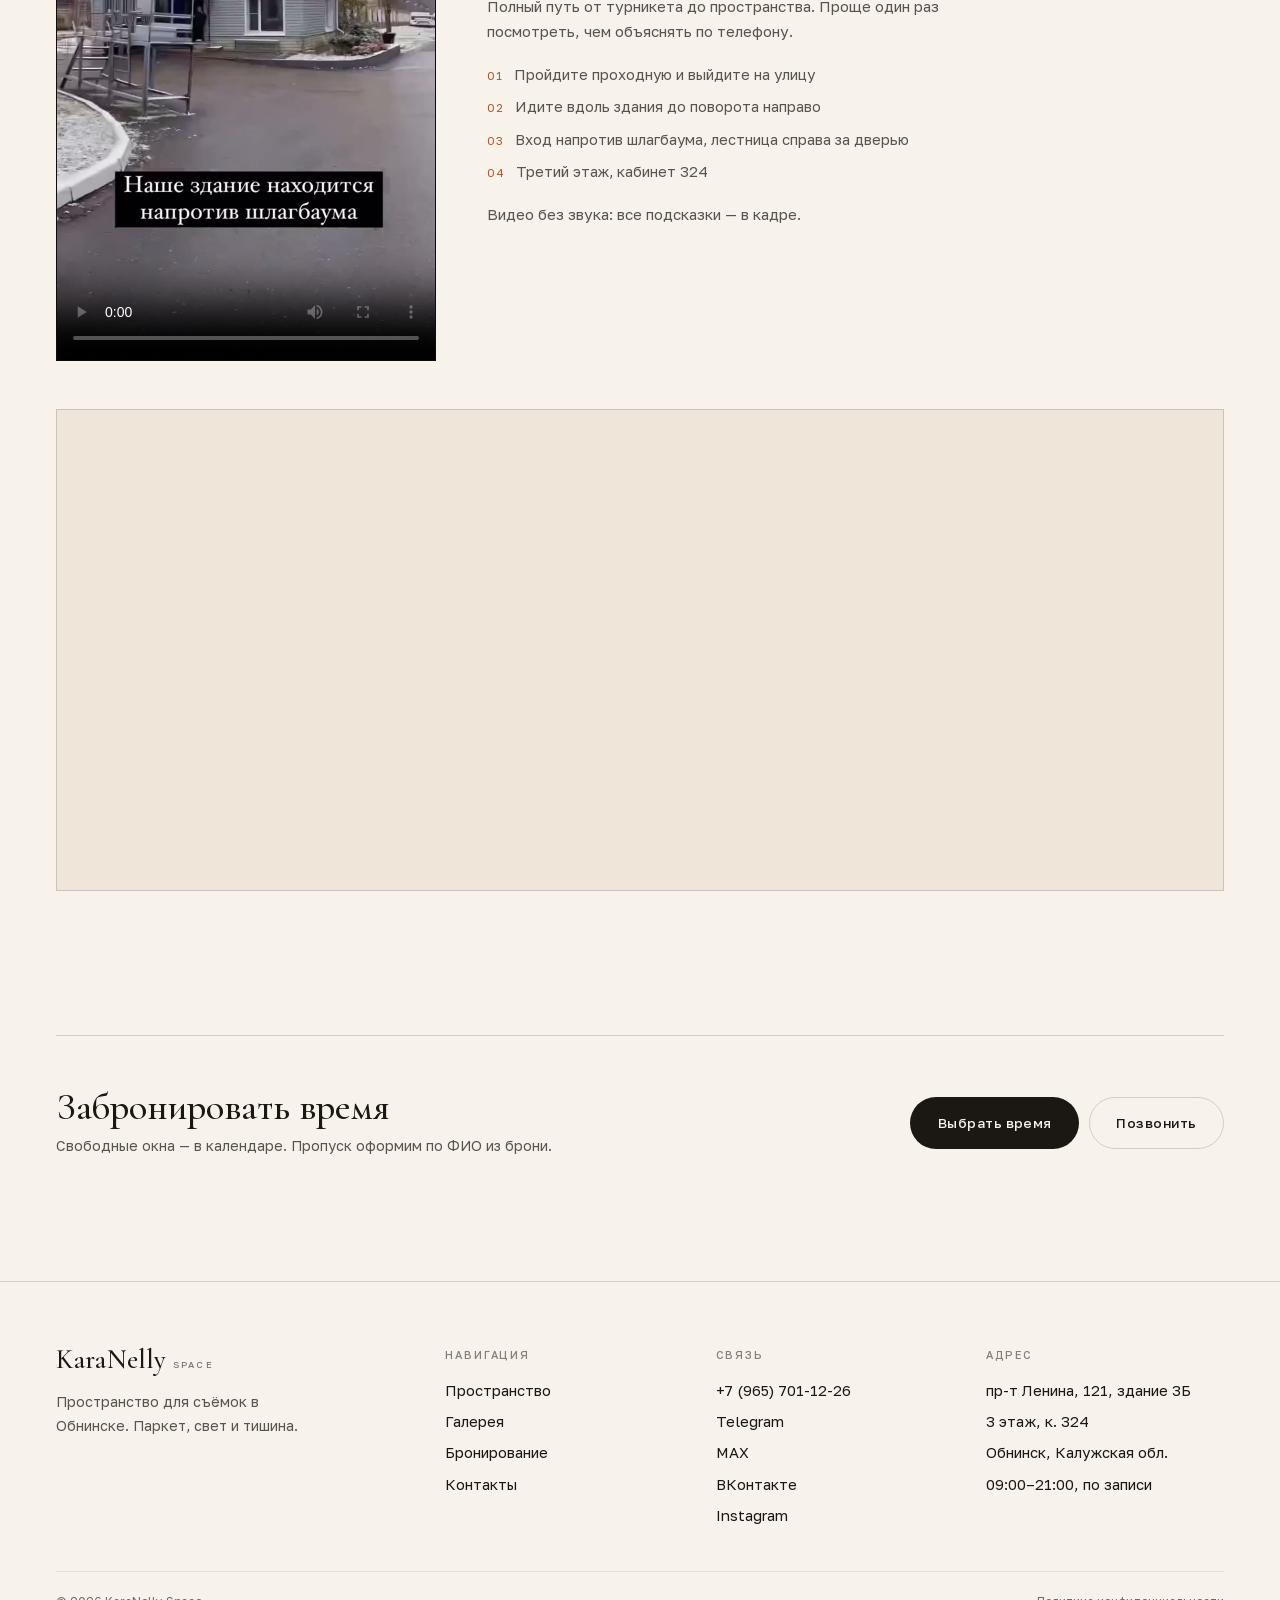
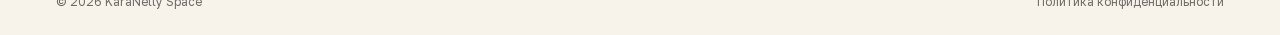
<file: contacts.html>
<!DOCTYPE html>
<html lang="ru">
<head>
  <meta charset="utf-8">
  <meta name="viewport" content="width=device-width, initial-scale=1">
  <title>Контакты — KaraNelly Space, фотостудия в Обнинске</title>
  <meta name="description" content="Как найти фотостудию KaraNelly Space: Обнинск, пр-т Ленина, 121, здание 3Б, 3 этаж, к. 324. Телефон, Telegram, схема прохода через проходную.">
  <meta name="theme-color" content="#f7f2ea">
  <link rel="canonical" href="https://karanelly.space/contacts.html">

  <link rel="icon" href="assets/img/favicon.svg" type="image/svg+xml">
  <link rel="icon" href="assets/img/icon-32.png" sizes="32x32" type="image/png">
  <link rel="apple-touch-icon" href="assets/img/icon-180.png">

  <meta property="og:type" content="website">
  <meta property="og:locale" content="ru_RU">
  <meta property="og:site_name" content="KaraNelly Space">
  <meta property="og:title" content="Контакты — KaraNelly Space">
  <meta property="og:description" content="Обнинск, пр-т Ленина, 121, здание 3Б, 3 этаж, к. 324.">
  <meta property="og:url" content="https://karanelly.space/contacts.html">
  <meta property="og:image" content="https://karanelly.space/assets/img/og-image.jpg">
  <meta name="twitter:card" content="summary_large_image">

  <link rel="stylesheet" href="assets/css/fonts.css">
  <link rel="stylesheet" href="assets/css/style.css">
  <script>document.documentElement.classList.add('js');</script>
</head>
<body>
  <a class="skip-link" href="#main">Перейти к содержанию</a>

  <header class="site-header" data-header>
    <div class="container header-inner">
      <a class="logo" href="index.html" aria-label="KaraNelly Space — на главную">
        KaraNelly<span class="logo__sub">space</span>
      </a>

      <nav class="nav" aria-label="Основная навигация">
        <a href="space.html">Пространство</a>
        <a href="gallery.html">Галерея</a>
        <a href="contacts.html" aria-current="page">Контакты</a>
      </nav>

      <a class="btn btn--sm btn--ghost header-cta" href="booking.html">Забронировать</a>

      <button class="burger" type="button" aria-expanded="false" aria-controls="mobile-menu" aria-label="Открыть меню" data-burger>
        <span></span>
        <span></span>
      </button>
    </div>
  </header>

  <div class="mobile-menu" id="mobile-menu" data-menu>
    <nav class="mobile-menu__nav" aria-label="Мобильная навигация">
      <a href="space.html">Пространство <span>01</span></a>
      <a href="gallery.html">Галерея <span>02</span></a>
      <a href="booking.html">Бронирование <span>03</span></a>
      <a href="contacts.html">Контакты <span>04</span></a>
    </nav>
    <a class="btn btn--primary" href="booking.html" style="margin-top: 1.75rem; align-self: flex-start;">Забронировать время</a>
    <div class="mobile-menu__foot">
      <a href="tel:+79657011226">+7 (965) 701-12-26</a>
      <a href="https://t.me/nellykara" target="_blank" rel="noopener">Telegram</a>
      <a href="https://vk.ru/karanelly_space" target="_blank" rel="noopener">ВКонтакте</a>
      <p>Обнинск, пр-т Ленина, 121, здание 3Б, 3 этаж, к. 324</p>
    </div>
  </div>

  <main id="main">
    <section class="page-hero">
      <div class="container">
        <p class="eyebrow"><b>04</b> Контакты</p>
        <div class="page-hero__grid" style="margin-top: 1.2rem;">
          <h1 class="page-title">Легко<br>найти,<br><em>трудно забыть</em></h1>
          <div>
            <p class="lead">Студия находится на территории завода. Вход через проходную — пропуск оформляем по ФИО заранее.</p>
            <p class="page-hero__meta"><span>Ежедневно, 09:00–21:00</span><span>Обнинск</span></p>
          </div>
        </div>
      </div>
    </section>

    <section class="section--tight" aria-label="Контакты и схема">
      <div class="container">
        <div class="contact-grid">
          <div class="contact-block" data-reveal>
            <h2>Адрес</h2>
            <p class="contact-big">Обнинск,<br>пр-т Ленина, 121,<br>здание 3Б, 3 этаж, к. 324</p>
            <p class="find__note">Ориентир на карте — проходная ПАО «Сигнал». Скажите охране, что вы в фотостудию KaraNelly Space, и назовите ФИО из брони.</p>

            <div class="socials" style="margin-top: 0.6rem;">
              <a href="https://yandex.ru/maps/org/karanelly_space/17133694311/?ll=36.589944%2C55.105346&amp;z=17.16" target="_blank" rel="noopener">Открыть в Яндекс.Картах</a>
            </div>
          </div>

          <div class="contact-block" data-reveal data-delay="100">
            <h2>Связь</h2>
            <p class="contact-big"><a href="tel:+79657011226">+7 (965) 701-12-26</a></p>
            <p class="find__note">Звонки и сообщения — ежедневно с 09:00 до 21:00. Если не отвечаем, значит идёт съёмка: напишите, ответим, как освободимся.</p>

            <div class="socials">
              <a href="https://t.me/nellykara" target="_blank" rel="noopener">Telegram</a>
              <a href="https://max.ru/u/f9LHodD0cOLRB8kmA9KUD_SNhukRLM-po_1AX9FuOGSH09HfahHpemriq_w" target="_blank" rel="noopener">MAX</a>
              <a href="https://vk.ru/karanelly_space" target="_blank" rel="noopener">ВКонтакте</a>
              <a href="https://www.instagram.com/karanelly_space/" target="_blank" rel="noopener">Instagram</a>
            </div>
          </div>
        </div>

        <div class="contact-grid" style="margin-top: clamp(2rem, 4vw, 3rem);">
          <div class="contact-block" data-reveal>
            <h2>Как добраться</h2>
            <dl class="specs">
              <div><dt>Пешком</dt><dd>Вход через проходную ПАО «Сигнал»</dd></div>
              <div><dt>На машине</dt><dd>Парковка перед проходной</dd></div>
              <div><dt>Этаж</dt><dd>3 этаж, кабинет 324</dd></div>
              <div><dt>Пропуск</dt><dd>По ФИО из комментария к брони</dd></div>
            </dl>
          </div>

          <div class="contact-block" data-reveal data-delay="100">
            <h2>Часы работы</h2>
            <p class="contact-big">Ежедневно,<br>09:00–21:00</p>
            <p class="find__note">Съёмки только по записи.</p>
            <p style="margin-top: 0.4rem;"><a class="text-link" href="booking.html">Выбрать время в календаре</a></p>
          </div>
        </div>

        <div class="video-block" data-reveal>
          <div class="video-block__media">
            <video class="video-block__player"
                   controls
                   playsinline
                   preload="metadata"
                   poster="assets/video/how-to-find-poster.jpg"
                   width="720" height="1170"
                   aria-label="Видео: как пройти от проходной до кабинета 324">
              <source src="assets/video/how-to-find.mp4" type="video/mp4">
              Ваш браузер не поддерживает видео. <a href="assets/video/how-to-find.mp4">Скачать файл</a>.
            </video>
          </div>
          <div class="video-block__body">
            <p class="eyebrow">Маршрут</p>
            <h2 class="display">Как пройти от проходной</h2>
            <p>Полный путь от турникета до пространства. Проще один раз посмотреть, чем объяснять по телефону.</p>
            <ol class="video-steps">
              <li><span>01</span> Пройдите проходную и выйдите на улицу</li>
              <li><span>02</span> Идите вдоль здания до поворота направо</li>
              <li><span>03</span> Вход напротив шлагбаума, лестница справа за дверью</li>
              <li><span>04</span> Третий этаж, кабинет 324</li>
            </ol>
            <p class="video-block__note">Видео без звука: все подсказки — в кадре.</p>
          </div>
        </div>

        <div class="map" data-reveal>
          <iframe
            src="https://yandex.ru/map-widget/v1/?um=constructor%3Af138691872d601fac13cd3e313993329a72dd1d95f0475fc2d96d93d0fa04e32&amp;source=constructor"
            title="Карта: фотостудия KaraNelly Space, Обнинск, пр-т Ленина, 121"
            loading="lazy"
            allowfullscreen
            referrerpolicy="no-referrer-when-downgrade"></iframe>
        </div>
      </div>
    </section>

    <section class="section section--tight">
      <div class="container">
        <div class="cta-row">
          <div>
            <h2>Забронировать время</h2>
            <p>Свободные окна — в календаре. Пропуск оформим по ФИО из брони.</p>
          </div>
          <div class="cta-row__actions">
            <a class="btn btn--primary" href="booking.html">Выбрать время</a>
            <a class="btn btn--ghost" href="tel:+79657011226">Позвонить</a>
          </div>
        </div>
      </div>
    </section>
  </main>

  <footer class="site-footer">
    <div class="container">
      <div class="footer-top">
        <div class="footer-brand">
          <a class="logo" href="index.html">KaraNelly<span class="logo__sub">space</span></a>
          <p>Пространство для съёмок в Обнинске. Паркет, свет и тишина.</p>
        </div>
        <div class="footer-col">
          <h2>Навигация</h2>
          <ul>
            <li><a href="space.html">Пространство</a></li>
            <li><a href="gallery.html">Галерея</a></li>
            <li><a href="booking.html">Бронирование</a></li>
            <li><a href="contacts.html">Контакты</a></li>
          </ul>
        </div>
        <div class="footer-col">
          <h2>Связь</h2>
          <ul>
            <li><a href="tel:+79657011226">+7 (965) 701-12-26</a></li>
            <li><a href="https://t.me/nellykara" target="_blank" rel="noopener">Telegram</a></li>
            <li><a href="https://max.ru/u/f9LHodD0cOLRB8kmA9KUD_SNhukRLM-po_1AX9FuOGSH09HfahHpemriq_w" target="_blank" rel="noopener">MAX</a></li>
            <li><a href="https://vk.ru/karanelly_space" target="_blank" rel="noopener">ВКонтакте</a></li>
            <li><a href="https://www.instagram.com/karanelly_space/" target="_blank" rel="noopener">Instagram</a></li>
          </ul>
        </div>
        <div class="footer-col">
          <h2>Адрес</h2>
          <ul>
            <li>пр-т Ленина, 121, здание 3Б</li>
            <li>3 этаж, к. 324</li>
            <li>Обнинск, Калужская обл.</li>
            <li>09:00–21:00, по записи</li>
          </ul>
        </div>
      </div>
      <div class="footer-bottom">
        <span>© <span data-year>2026</span> KaraNelly Space</span>
        <span><a href="privacy.html">Политика конфиденциальности</a></span>
      </div>
    </div>
  </footer>

  <script src="assets/js/main.js" defer></script>
</body>
</html>
</file>
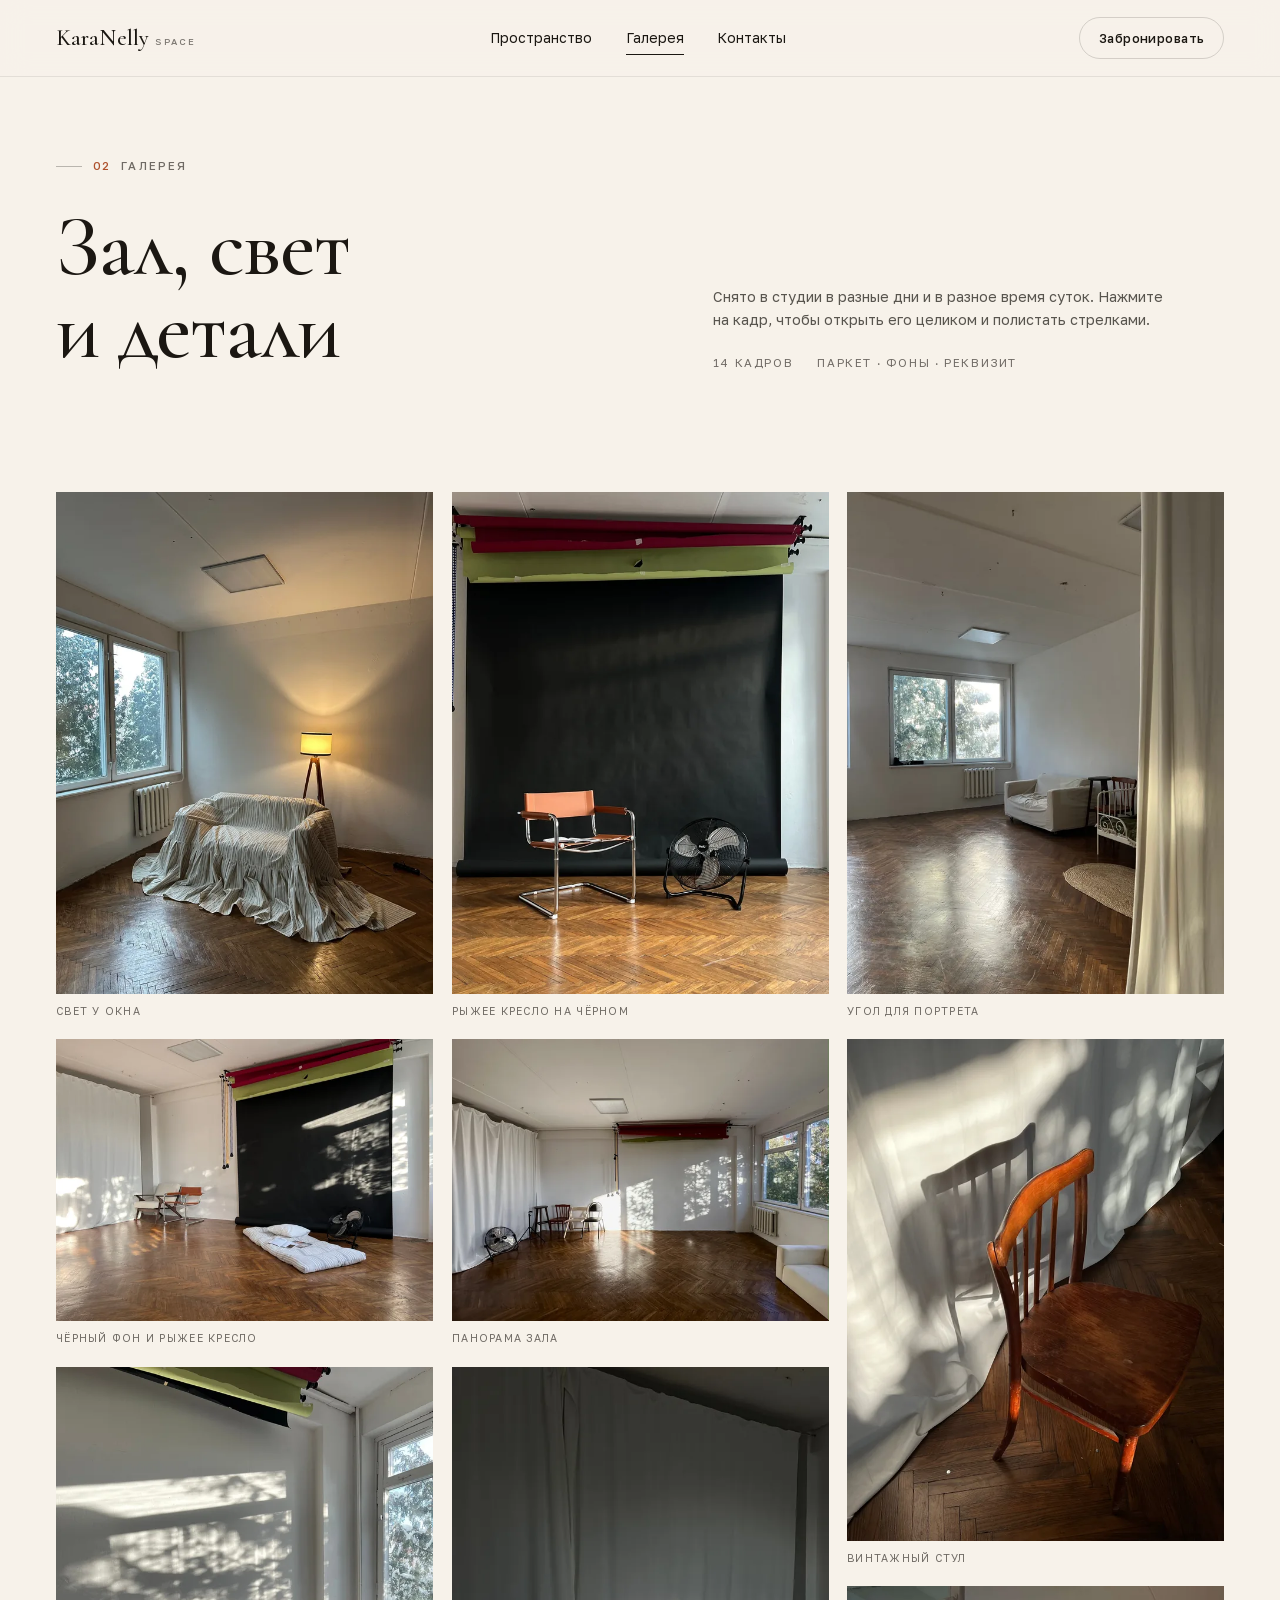
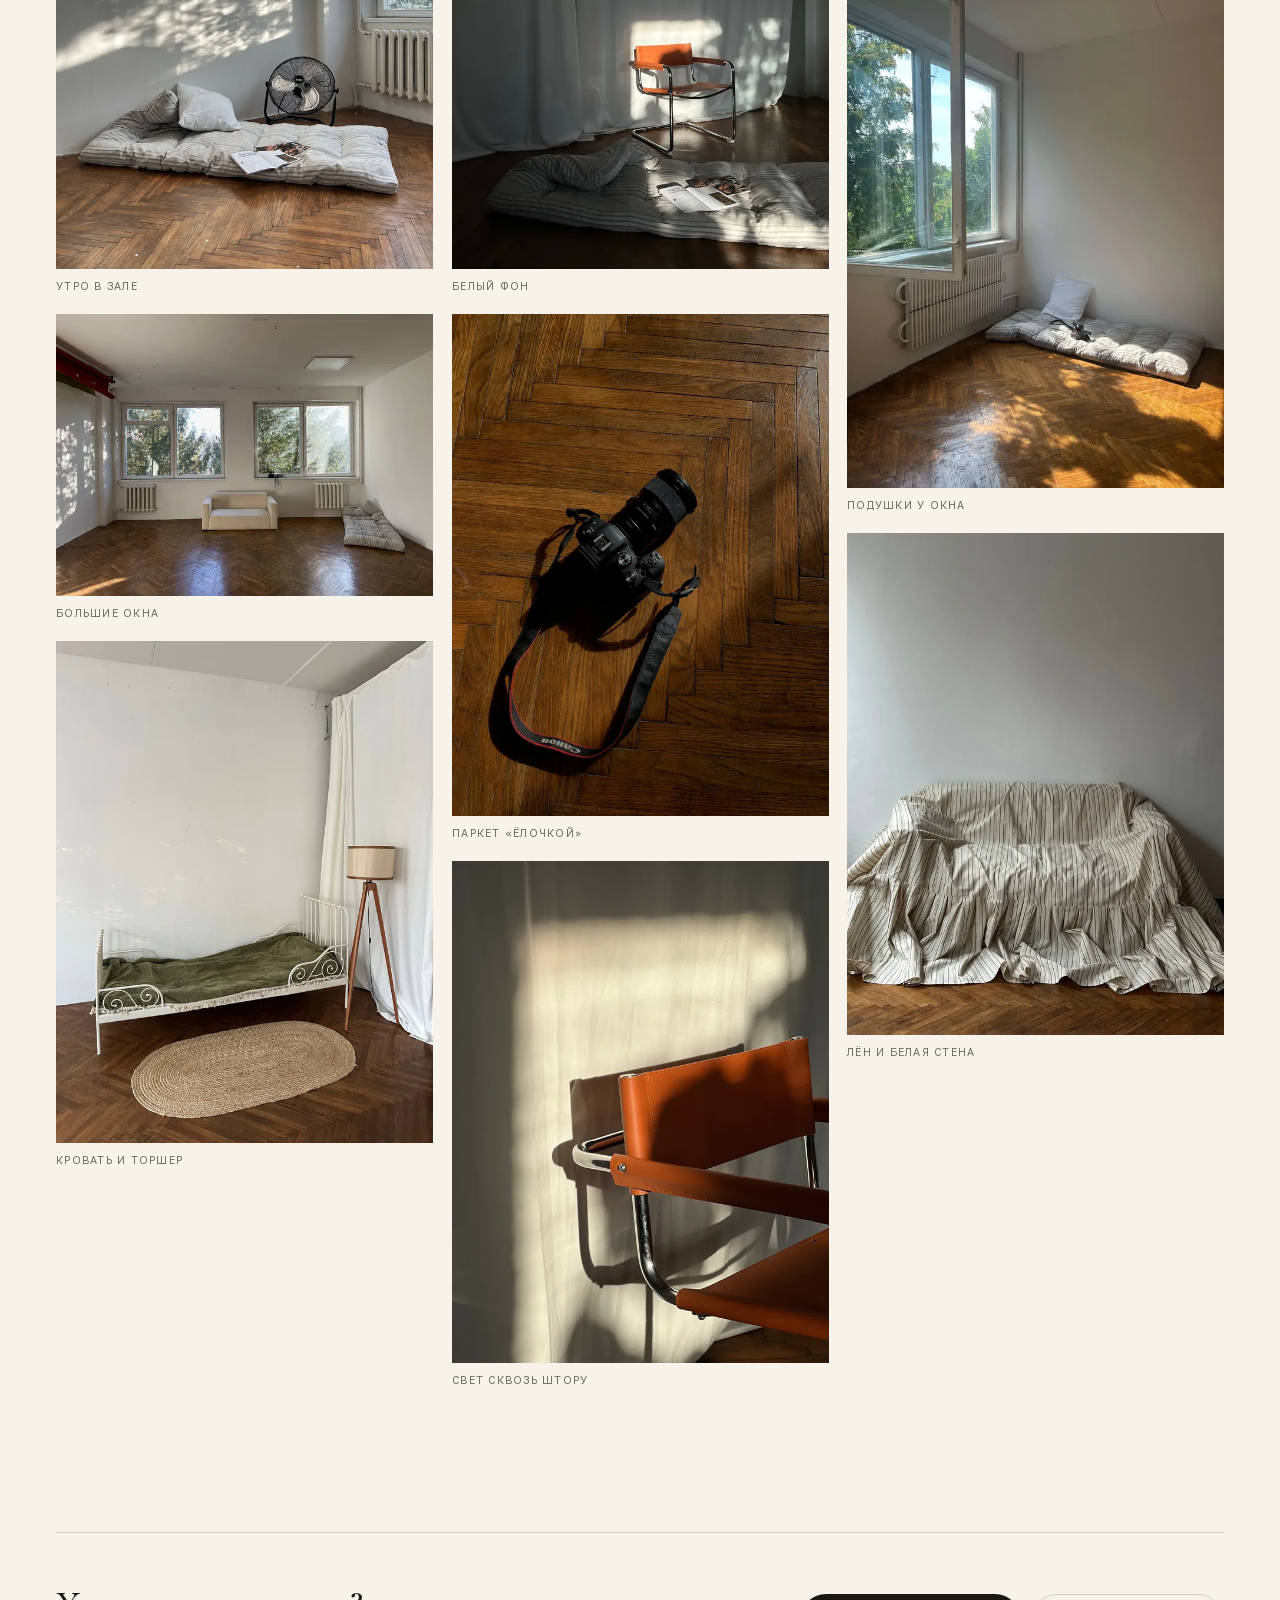
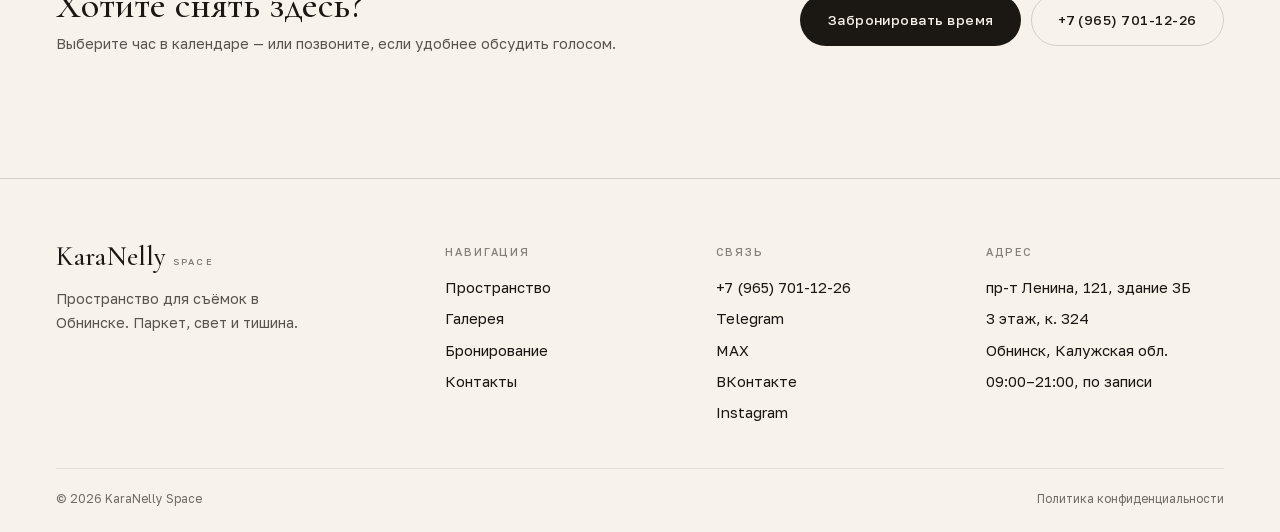
<file: gallery.html>
<!DOCTYPE html>
<html lang="ru">
<head>
  <meta charset="utf-8">
  <meta name="viewport" content="width=device-width, initial-scale=1">
  <title>Галерея — KaraNelly Space, фотостудия в Обнинске</title>
  <meta name="description" content="Фотографии зала KaraNelly Space: паркет «ёлочкой», окна, бумажные фоны и реквизит в разное время дня.">
  <meta name="theme-color" content="#f7f2ea">
  <link rel="canonical" href="https://karanelly.space/gallery.html">

  <link rel="icon" href="assets/img/favicon.svg" type="image/svg+xml">
  <link rel="icon" href="assets/img/icon-32.png" sizes="32x32" type="image/png">
  <link rel="apple-touch-icon" href="assets/img/icon-180.png">

  <meta property="og:type" content="website">
  <meta property="og:locale" content="ru_RU">
  <meta property="og:site_name" content="KaraNelly Space">
  <meta property="og:title" content="Галерея — KaraNelly Space">
  <meta property="og:description" content="Зал, свет и детали студии в разное время дня.">
  <meta property="og:url" content="https://karanelly.space/gallery.html">
  <meta property="og:image" content="https://karanelly.space/assets/img/og-image.jpg">
  <meta name="twitter:card" content="summary_large_image">

  <link rel="stylesheet" href="assets/css/fonts.css">
  <link rel="stylesheet" href="assets/css/style.css">
  <script>document.documentElement.classList.add('js');</script>
</head>
<body>
  <a class="skip-link" href="#main">Перейти к содержанию</a>

  <header class="site-header" data-header>
    <div class="container header-inner">
      <a class="logo" href="index.html" aria-label="KaraNelly Space — на главную">
        KaraNelly<span class="logo__sub">space</span>
      </a>

      <nav class="nav" aria-label="Основная навигация">
        <a href="space.html">Пространство</a>
        <a href="gallery.html" aria-current="page">Галерея</a>
        <a href="contacts.html">Контакты</a>
      </nav>

      <a class="btn btn--sm btn--ghost header-cta" href="booking.html">Забронировать</a>

      <button class="burger" type="button" aria-expanded="false" aria-controls="mobile-menu" aria-label="Открыть меню" data-burger>
        <span></span>
        <span></span>
      </button>
    </div>
  </header>

  <div class="mobile-menu" id="mobile-menu" data-menu>
    <nav class="mobile-menu__nav" aria-label="Мобильная навигация">
      <a href="space.html">Пространство <span>01</span></a>
      <a href="gallery.html">Галерея <span>02</span></a>
      <a href="booking.html">Бронирование <span>03</span></a>
      <a href="contacts.html">Контакты <span>04</span></a>
    </nav>
    <a class="btn btn--primary" href="booking.html" style="margin-top: 1.75rem; align-self: flex-start;">Забронировать время</a>
    <div class="mobile-menu__foot">
      <a href="tel:+79657011226">+7 (965) 701-12-26</a>
      <a href="https://t.me/nellykara" target="_blank" rel="noopener">Telegram</a>
      <a href="https://vk.ru/karanelly_space" target="_blank" rel="noopener">ВКонтакте</a>
      <p>Обнинск, пр-т Ленина, 121, здание 3Б, 3 этаж, к. 324</p>
    </div>
  </div>

  <main id="main">
    <section class="page-hero">
      <div class="container">
        <p class="eyebrow"><b>02</b> Галерея</p>
        <div class="page-hero__grid" style="margin-top: 1.2rem;">
          <h1 class="page-title">Зал, свет<br>и детали</h1>
          <div>
            <p class="page-note">Снято в студии в разные дни и в разное время суток. Нажмите на кадр, чтобы открыть его целиком и полистать стрелками.</p>
            <p class="page-hero__meta"><span>14 кадров</span><span>Паркет · фоны · реквизит</span></p>
          </div>
        </div>
      </div>
    </section>

    <section class="section--tight" aria-label="Фотографии студии">
      <div class="container">
        <div class="gallery" data-gallery>
          <figure class="gallery__item" data-reveal>
            <a href="assets/img/g01-1600.webp" data-full="assets/img/g01-1600.webp" data-caption="Свет у окна">
              <img src="assets/img/g01-1100.webp"
                   srcset="assets/img/g01-640.webp 640w, assets/img/g01-1100.webp 1100w, assets/img/g01-1600.webp 1600w"
                   sizes="(min-width: 1000px) 31vw, (min-width: 640px) 47vw, 92vw"
                   width="1100" height="1467" loading="eager" decoding="async"
                   alt="Кресло под льняным чехлом, торшер и окно с зеленью">
            </a>
            <figcaption class="gallery__caption">Свет у окна</figcaption>
          </figure>

          <figure class="gallery__item" data-reveal>
            <a href="assets/img/g04-1600.webp" data-full="assets/img/g04-1600.webp" data-caption="Чёрный фон и рыжее кресло">
              <img src="assets/img/g04-1100.webp"
                   srcset="assets/img/g04-640.webp 640w, assets/img/g04-1100.webp 1100w, assets/img/g04-1600.webp 1600w"
                   sizes="(min-width: 1000px) 31vw, (min-width: 640px) 47vw, 92vw"
                   width="1100" height="825" loading="lazy" decoding="async"
                   alt="Чёрный бумажный фон, рыжее кресло и матрас на паркете">
            </a>
            <figcaption class="gallery__caption">Чёрный фон и рыжее кресло</figcaption>
          </figure>

          <figure class="gallery__item" data-reveal>
            <a href="assets/img/g03-1600.webp" data-full="assets/img/g03-1600.webp" data-caption="Утро в зале">
              <img src="assets/img/g03-1100.webp"
                   srcset="assets/img/g03-640.webp 640w, assets/img/g03-1100.webp 1100w, assets/img/g03-1600.webp 1600w"
                   sizes="(min-width: 1000px) 31vw, (min-width: 640px) 47vw, 92vw"
                   width="1100" height="1467" loading="lazy" decoding="async"
                   alt="Кровать у окна, солнечные блики на стене">
            </a>
            <figcaption class="gallery__caption">Утро в зале</figcaption>
          </figure>

          <figure class="gallery__item" data-reveal>
            <a href="assets/img/g07-1600.webp" data-full="assets/img/g07-1600.webp" data-caption="Большие окна">
              <img src="assets/img/g07-1100.webp"
                   srcset="assets/img/g07-640.webp 640w, assets/img/g07-1100.webp 1100w, assets/img/g07-1600.webp 1600w"
                   sizes="(min-width: 1000px) 31vw, (min-width: 640px) 47vw, 92vw"
                   width="1100" height="825" loading="lazy" decoding="async"
                   alt="Зал с четырьмя окнами, белым диваном и паркетом">
            </a>
            <figcaption class="gallery__caption">Большие окна</figcaption>
          </figure>

          <figure class="gallery__item" data-reveal>
            <a href="assets/img/g12-1600.webp" data-full="assets/img/g12-1600.webp" data-caption="Кровать, торшер и джутовый ковёр">
              <img src="assets/img/g12-1100.webp"
                   srcset="assets/img/g12-640.webp 640w, assets/img/g12-1100.webp 1100w, assets/img/g12-1600.webp 1600w"
                   sizes="(min-width: 1000px) 31vw, (min-width: 640px) 47vw, 92vw"
                   width="1100" height="1467" loading="lazy" decoding="async"
                   alt="Кровать с зелёным пледом, торшер и джутовый ковёр">
            </a>
            <figcaption class="gallery__caption">Кровать и торшер</figcaption>
          </figure>

          <figure class="gallery__item" data-reveal>
            <a href="assets/img/g02-1600.webp" data-full="assets/img/g02-1600.webp" data-caption="Рыжее кресло на чёрном">
              <img src="assets/img/g02-1100.webp"
                   srcset="assets/img/g02-640.webp 640w, assets/img/g02-1100.webp 1100w, assets/img/g02-1600.webp 1600w"
                   sizes="(min-width: 1000px) 31vw, (min-width: 640px) 47vw, 92vw"
                   width="1100" height="1467" loading="lazy" decoding="async"
                   alt="Кресло на хромированной раме на фоне чёрного фона">
            </a>
            <figcaption class="gallery__caption">Рыжее кресло на чёрном</figcaption>
          </figure>

          <figure class="gallery__item" data-reveal>
            <a href="assets/img/g08-1600.webp" data-full="assets/img/g08-1600.webp" data-caption="Панорама зала">
              <img src="assets/img/g08-1100.webp"
                   srcset="assets/img/g08-640.webp 640w, assets/img/g08-1100.webp 1100w, assets/img/g08-1600.webp 1600w"
                   sizes="(min-width: 1000px) 31vw, (min-width: 640px) 47vw, 92vw"
                   width="1100" height="825" loading="lazy" decoding="async"
                   alt="Панорама зала с окнами, диваном и бумажными фонами">
            </a>
            <figcaption class="gallery__caption">Панорама зала</figcaption>
          </figure>

          <figure class="gallery__item" data-reveal>
            <a href="assets/img/g06-1600.webp" data-full="assets/img/g06-1600.webp" data-caption="Белый фон">
              <img src="assets/img/g06-1100.webp"
                   srcset="assets/img/g06-640.webp 640w, assets/img/g06-1100.webp 1100w, assets/img/g06-1600.webp 1600w"
                   sizes="(min-width: 1000px) 31vw, (min-width: 640px) 47vw, 92vw"
                   width="1100" height="1467" loading="lazy" decoding="async"
                   alt="Белый фон, рыжее кресло и светлая штора">
            </a>
            <figcaption class="gallery__caption">Белый фон</figcaption>
          </figure>

          <figure class="gallery__item" data-reveal>
            <a href="assets/img/g14-1600.webp" data-full="assets/img/g14-1600.webp" data-caption="Паркет «ёлочкой»">
              <img src="assets/img/g14-1100.webp"
                   srcset="assets/img/g14-640.webp 640w, assets/img/g14-1100.webp 1100w, assets/img/g14-1600.webp 1600w"
                   sizes="(min-width: 1000px) 31vw, (min-width: 640px) 47vw, 92vw"
                   width="1100" height="1467" loading="lazy" decoding="async"
                   alt="Фотоаппарат лежит на паркете, уложенном ёлочкой">
            </a>
            <figcaption class="gallery__caption">Паркет «ёлочкой»</figcaption>
          </figure>

          <figure class="gallery__item" data-reveal>
            <a href="assets/img/g05-1600.webp" data-full="assets/img/g05-1600.webp" data-caption="Свет сквозь штору">
              <img src="assets/img/g05-1100.webp"
                   srcset="assets/img/g05-640.webp 640w, assets/img/g05-1100.webp 1100w, assets/img/g05-1600.webp 1600w"
                   sizes="(min-width: 1000px) 31vw, (min-width: 640px) 47vw, 92vw"
                   width="1100" height="1467" loading="lazy" decoding="async"
                   alt="Солнечный свет проходит через штору и ложится на стены">
            </a>
            <figcaption class="gallery__caption">Свет сквозь штору</figcaption>
          </figure>

          <figure class="gallery__item" data-reveal>
            <a href="assets/img/g09-1600.webp" data-full="assets/img/g09-1600.webp" data-caption="Угол для портрета">
              <img src="assets/img/g09-1100.webp"
                   srcset="assets/img/g09-640.webp 640w, assets/img/g09-1100.webp 1100w, assets/img/g09-1600.webp 1600w"
                   sizes="(min-width: 1000px) 31vw, (min-width: 640px) 47vw, 92vw"
                   width="1100" height="1467" loading="lazy" decoding="async"
                   alt="Угол зала с белым креслом, скамьёй и шторой">
            </a>
            <figcaption class="gallery__caption">Угол для портрета</figcaption>
          </figure>

          <figure class="gallery__item" data-reveal>
            <a href="assets/img/g11-1600.webp" data-full="assets/img/g11-1600.webp" data-caption="Винтажный стул">
              <img src="assets/img/g11-1100.webp"
                   srcset="assets/img/g11-640.webp 640w, assets/img/g11-1100.webp 1100w, assets/img/g11-1600.webp 1600w"
                   sizes="(min-width: 1000px) 31vw, (min-width: 640px) 47vw, 92vw"
                   width="1100" height="1467" loading="lazy" decoding="async"
                   alt="Винтажный деревянный стул на фоне белой шторы">
            </a>
            <figcaption class="gallery__caption">Винтажный стул</figcaption>
          </figure>

          <figure class="gallery__item" data-reveal>
            <a href="assets/img/g13-1600.webp" data-full="assets/img/g13-1600.webp" data-caption="Подушки у окна">
              <img src="assets/img/g13-1100.webp"
                   srcset="assets/img/g13-640.webp 640w, assets/img/g13-1100.webp 1100w, assets/img/g13-1600.webp 1600w"
                   sizes="(min-width: 1000px) 31vw, (min-width: 640px) 47vw, 92vw"
                   width="1100" height="1467" loading="lazy" decoding="async"
                   alt="Подушки на полу в углу зала у окна">
            </a>
            <figcaption class="gallery__caption">Подушки у окна</figcaption>
          </figure>

          <figure class="gallery__item" data-reveal>
            <a href="assets/img/g10-1600.webp" data-full="assets/img/g10-1600.webp" data-caption="Лён и белая стена">
              <img src="assets/img/g10-1100.webp"
                   srcset="assets/img/g10-640.webp 640w, assets/img/g10-1100.webp 1100w, assets/img/g10-1600.webp 1600w"
                   sizes="(min-width: 1000px) 31vw, (min-width: 640px) 47vw, 92vw"
                   width="1100" height="1467" loading="lazy" decoding="async"
                   alt="Кресло в полосатой льняной обивке у белой стены">
            </a>
            <figcaption class="gallery__caption">Лён и белая стена</figcaption>
          </figure>
        </div>
      </div>
    </section>

    <section class="section section--tight">
      <div class="container">
        <div class="cta-row">
          <div>
            <h2>Хотите снять здесь?</h2>
            <p>Выберите час в календаре — или позвоните, если удобнее обсудить голосом.</p>
          </div>
          <div class="cta-row__actions">
            <a class="btn btn--primary" href="booking.html">Забронировать время</a>
            <a class="btn btn--ghost" href="tel:+79657011226">+7 (965) 701-12-26</a>
          </div>
        </div>
      </div>
    </section>
  </main>

  <footer class="site-footer">
    <div class="container">
      <div class="footer-top">
        <div class="footer-brand">
          <a class="logo" href="index.html">KaraNelly<span class="logo__sub">space</span></a>
          <p>Пространство для съёмок в Обнинске. Паркет, свет и тишина.</p>
        </div>
        <div class="footer-col">
          <h2>Навигация</h2>
          <ul>
            <li><a href="space.html">Пространство</a></li>
            <li><a href="gallery.html">Галерея</a></li>
            <li><a href="booking.html">Бронирование</a></li>
            <li><a href="contacts.html">Контакты</a></li>
          </ul>
        </div>
        <div class="footer-col">
          <h2>Связь</h2>
          <ul>
            <li><a href="tel:+79657011226">+7 (965) 701-12-26</a></li>
            <li><a href="https://t.me/nellykara" target="_blank" rel="noopener">Telegram</a></li>
            <li><a href="https://max.ru/u/f9LHodD0cOLRB8kmA9KUD_SNhukRLM-po_1AX9FuOGSH09HfahHpemriq_w" target="_blank" rel="noopener">MAX</a></li>
            <li><a href="https://vk.ru/karanelly_space" target="_blank" rel="noopener">ВКонтакте</a></li>
            <li><a href="https://www.instagram.com/karanelly_space/" target="_blank" rel="noopener">Instagram</a></li>
          </ul>
        </div>
        <div class="footer-col">
          <h2>Адрес</h2>
          <ul>
            <li>пр-т Ленина, 121, здание 3Б</li>
            <li>3 этаж, к. 324</li>
            <li>Обнинск, Калужская обл.</li>
            <li>09:00–21:00, по записи</li>
          </ul>
        </div>
      </div>
      <div class="footer-bottom">
        <span>© <span data-year>2026</span> KaraNelly Space</span>
        <span><a href="privacy.html">Политика конфиденциальности</a></span>
      </div>
    </div>
  </footer>

  <div class="lightbox" data-lightbox role="dialog" aria-modal="true" aria-label="Просмотр фотографии" hidden>
    <div class="lightbox__bar">
      <span data-lightbox-counter>01 / 14</span>
      <button class="lightbox__close" type="button" data-lightbox-close aria-label="Закрыть просмотр">
        <svg width="15" height="15" viewBox="0 0 16 16" fill="none" stroke="currentColor" stroke-width="1.4" aria-hidden="true">
          <path d="M2 2l12 12M14 2L2 14"/>
        </svg>
      </button>
    </div>
    <div class="lightbox__stage">
      <button class="lightbox__nav lightbox__nav--prev" type="button" data-lightbox-prev aria-label="Предыдущая фотография">
        <svg width="17" height="17" viewBox="0 0 16 16" fill="none" stroke="currentColor" stroke-width="1.3" aria-hidden="true">
          <path d="M10 2L4 8l6 6"/>
        </svg>
      </button>
      <img class="lightbox__img" data-lightbox-img alt="">
      <button class="lightbox__nav lightbox__nav--next" type="button" data-lightbox-next aria-label="Следующая фотография">
        <svg width="17" height="17" viewBox="0 0 16 16" fill="none" stroke="currentColor" stroke-width="1.3" aria-hidden="true">
          <path d="M6 2l6 6-6 6"/>
        </svg>
      </button>
    </div>
    <p class="lightbox__cap" data-lightbox-cap></p>
  </div>

  <script src="assets/js/main.js" defer></script>
  <script src="assets/js/gallery.js" defer></script>
</body>
</html>
</file>
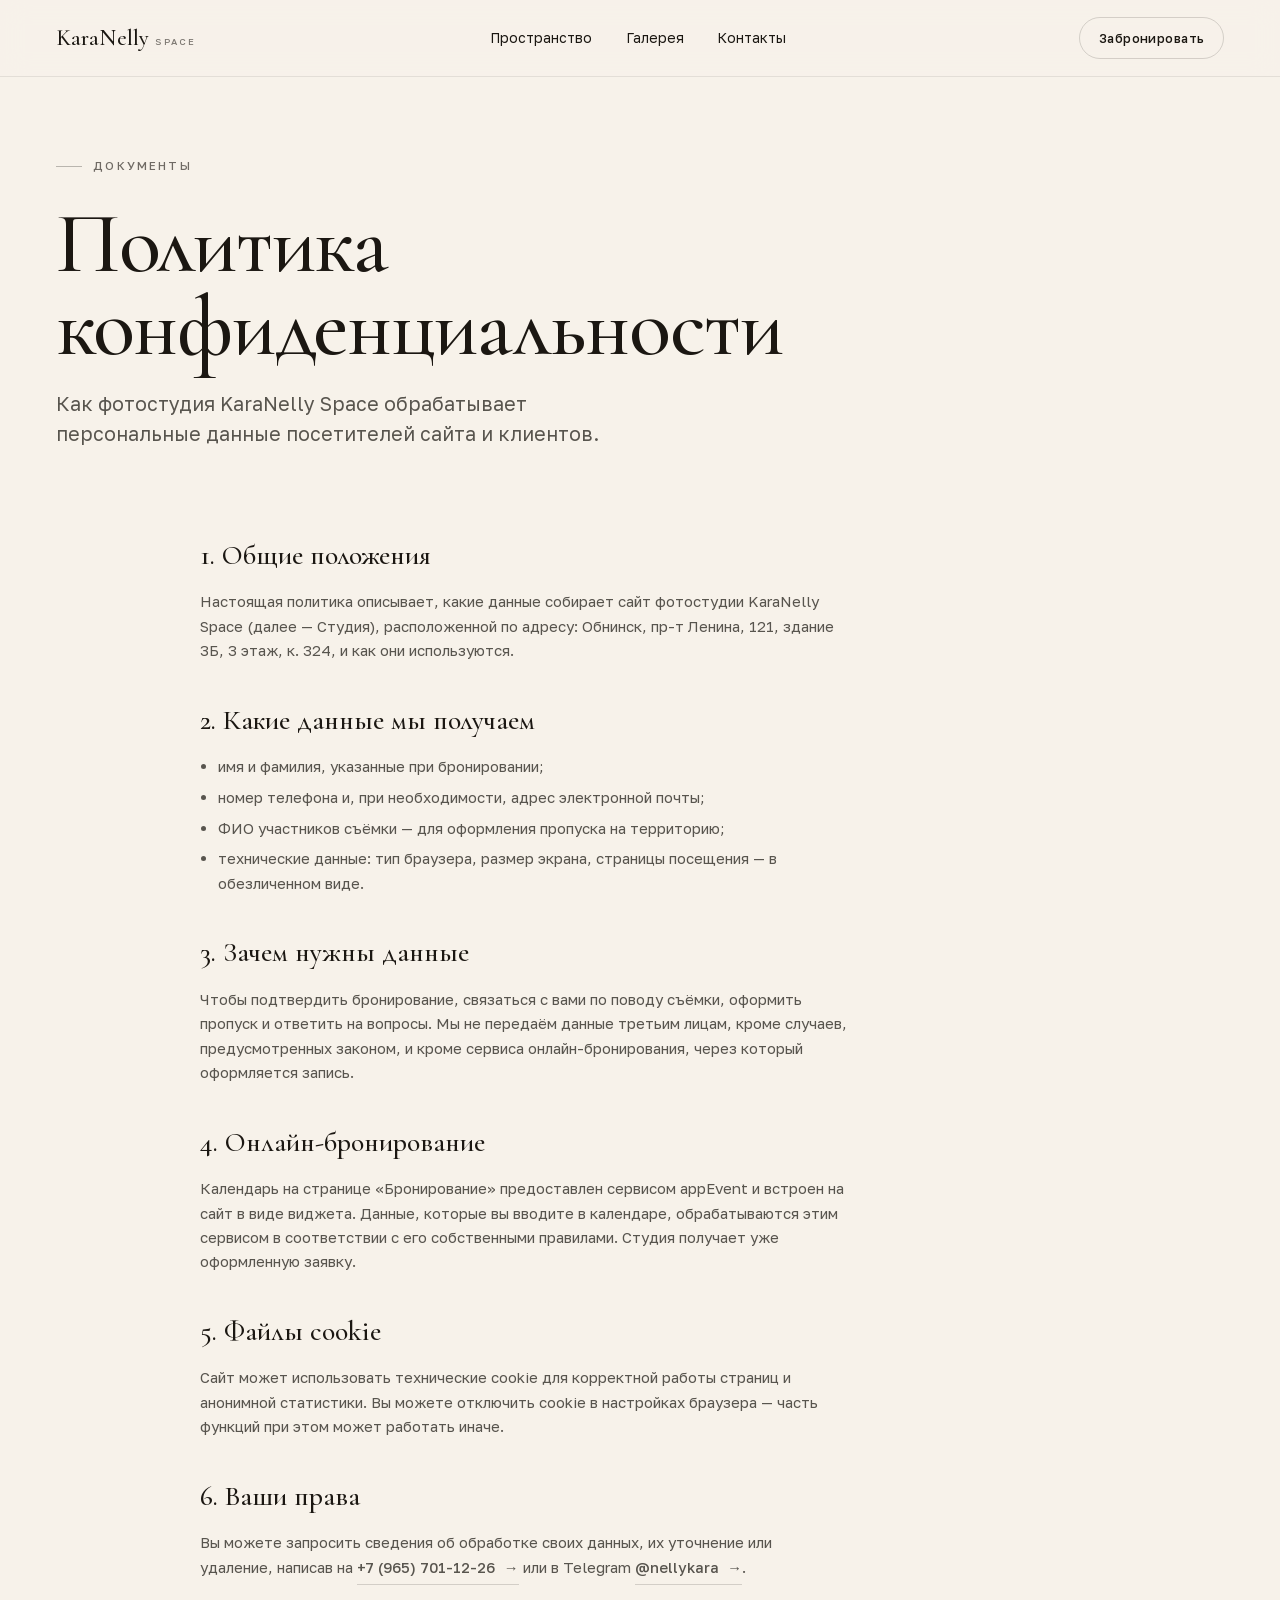
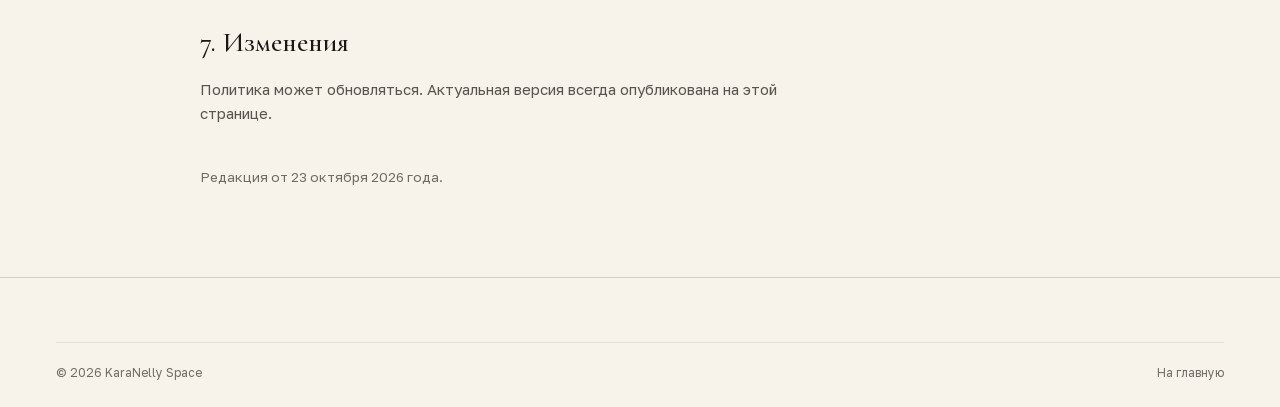
<file: privacy.html>
<!DOCTYPE html>
<html lang="ru">
<head>
  <meta charset="utf-8">
  <meta name="viewport" content="width=device-width, initial-scale=1">
  <title>Политика конфиденциальности — KaraNelly Space</title>
  <meta name="description" content="Политика конфиденциальности фотостудии KaraNelly Space в Обнинске.">
  <meta name="theme-color" content="#f7f2ea">
  <meta name="robots" content="noindex, follow">
  <link rel="canonical" href="https://karanelly.space/privacy.html">

  <link rel="icon" href="assets/img/favicon.svg" type="image/svg+xml">
  <link rel="icon" href="assets/img/icon-32.png" sizes="32x32" type="image/png">
  <link rel="apple-touch-icon" href="assets/img/icon-180.png">

  <link rel="stylesheet" href="assets/css/fonts.css">
  <link rel="stylesheet" href="assets/css/style.css">
  <script>document.documentElement.classList.add('js');</script>
</head>
<body>
  <a class="skip-link" href="#main">Перейти к содержанию</a>

  <header class="site-header" data-header>
    <div class="container header-inner">
      <a class="logo" href="index.html" aria-label="KaraNelly Space — на главную">
        KaraNelly<span class="logo__sub">space</span>
      </a>
      <nav class="nav" aria-label="Основная навигация">
        <a href="space.html">Пространство</a>
        <a href="gallery.html">Галерея</a>
        <a href="contacts.html">Контакты</a>
      </nav>
      <a class="btn btn--sm btn--ghost header-cta" href="booking.html">Забронировать</a>
      <button class="burger" type="button" aria-expanded="false" aria-controls="mobile-menu" aria-label="Открыть меню" data-burger>
        <span></span>
        <span></span>
      </button>
    </div>
  </header>

  <div class="mobile-menu" id="mobile-menu" data-menu>
    <nav class="mobile-menu__nav" aria-label="Мобильная навигация">
      <a href="space.html">Пространство <span>01</span></a>
      <a href="gallery.html">Галерея <span>02</span></a>
      <a href="booking.html">Бронирование <span>03</span></a>
      <a href="contacts.html">Контакты <span>04</span></a>
    </nav>
    <a class="btn btn--primary" href="booking.html" style="margin-top: 1.75rem; align-self: flex-start;">Забронировать время</a>
    <div class="mobile-menu__foot">
      <a href="tel:+79657011226">+7 (965) 701-12-26</a>
      <a href="https://t.me/nellykara" target="_blank" rel="noopener">Telegram</a>
      <p>Обнинск, пр-т Ленина, 121, здание 3Б, 3 этаж, к. 324</p>
    </div>
  </div>

  <main id="main">
    <section class="page-hero">
      <div class="container">
        <p class="eyebrow">Документы</p>
        <h1 class="page-title" style="margin-top: 1rem;">Политика<br>конфиденциальности</h1>
        <p class="lead" style="margin-top: 1.25rem;">Как фотостудия KaraNelly Space обрабатывает персональные данные посетителей сайта и клиентов.</p>
      </div>
    </section>

    <section class="legal">
      <div class="container" style="max-width: 880px;">
        <h2>1. Общие положения</h2>
        <p>Настоящая политика описывает, какие данные собирает сайт фотостудии KaraNelly Space (далее — Студия), расположенной по адресу: Обнинск, пр-т Ленина, 121, здание 3Б, 3 этаж, к. 324, и как они используются.</p>

        <h2>2. Какие данные мы получаем</h2>
        <ul>
          <li>имя и фамилия, указанные при бронировании;</li>
          <li>номер телефона и, при необходимости, адрес электронной почты;</li>
          <li>ФИО участников съёмки — для оформления пропуска на территорию;</li>
          <li>технические данные: тип браузера, размер экрана, страницы посещения — в обезличенном виде.</li>
        </ul>

        <h2>3. Зачем нужны данные</h2>
        <p>Чтобы подтвердить бронирование, связаться с вами по поводу съёмки, оформить пропуск и ответить на вопросы. Мы не передаём данные третьим лицам, кроме случаев, предусмотренных законом, и кроме сервиса онлайн-бронирования, через который оформляется запись.</p>

        <h2>4. Онлайн-бронирование</h2>
        <p>Календарь на странице «Бронирование» предоставлен сервисом appEvent и встроен на сайт в виде виджета. Данные, которые вы вводите в календаре, обрабатываются этим сервисом в соответствии с его собственными правилами. Студия получает уже оформленную заявку.</p>

        <h2>5. Файлы cookie</h2>
        <p>Сайт может использовать технические cookie для корректной работы страниц и анонимной статистики. Вы можете отключить cookie в настройках браузера — часть функций при этом может работать иначе.</p>

        <h2>6. Ваши права</h2>
        <p>Вы можете запросить сведения об обработке своих данных, их уточнение или удаление, написав на <a class="text-link" href="tel:+79657011226">+7 (965) 701-12-26</a> или в Telegram <a class="text-link" href="https://t.me/nellykara" target="_blank" rel="noopener">@nellykara</a>.</p>

        <h2>7. Изменения</h2>
        <p>Политика может обновляться. Актуальная версия всегда опубликована на этой странице.</p>

        <p style="margin-top: 2.5rem; font-size: 0.85rem; color: var(--ink-55);">Редакция от 23 октября 2026 года.</p>
      </div>
    </section>
  </main>

  <footer class="site-footer">
    <div class="container">
      <div class="footer-bottom" style="margin-top: 0;">
        <span>© <span data-year>2026</span> KaraNelly Space</span>
        <span><a href="index.html">На главную</a></span>
      </div>
    </div>
  </footer>

  <script src="assets/js/main.js" defer></script>
</body>
</html>
</file>
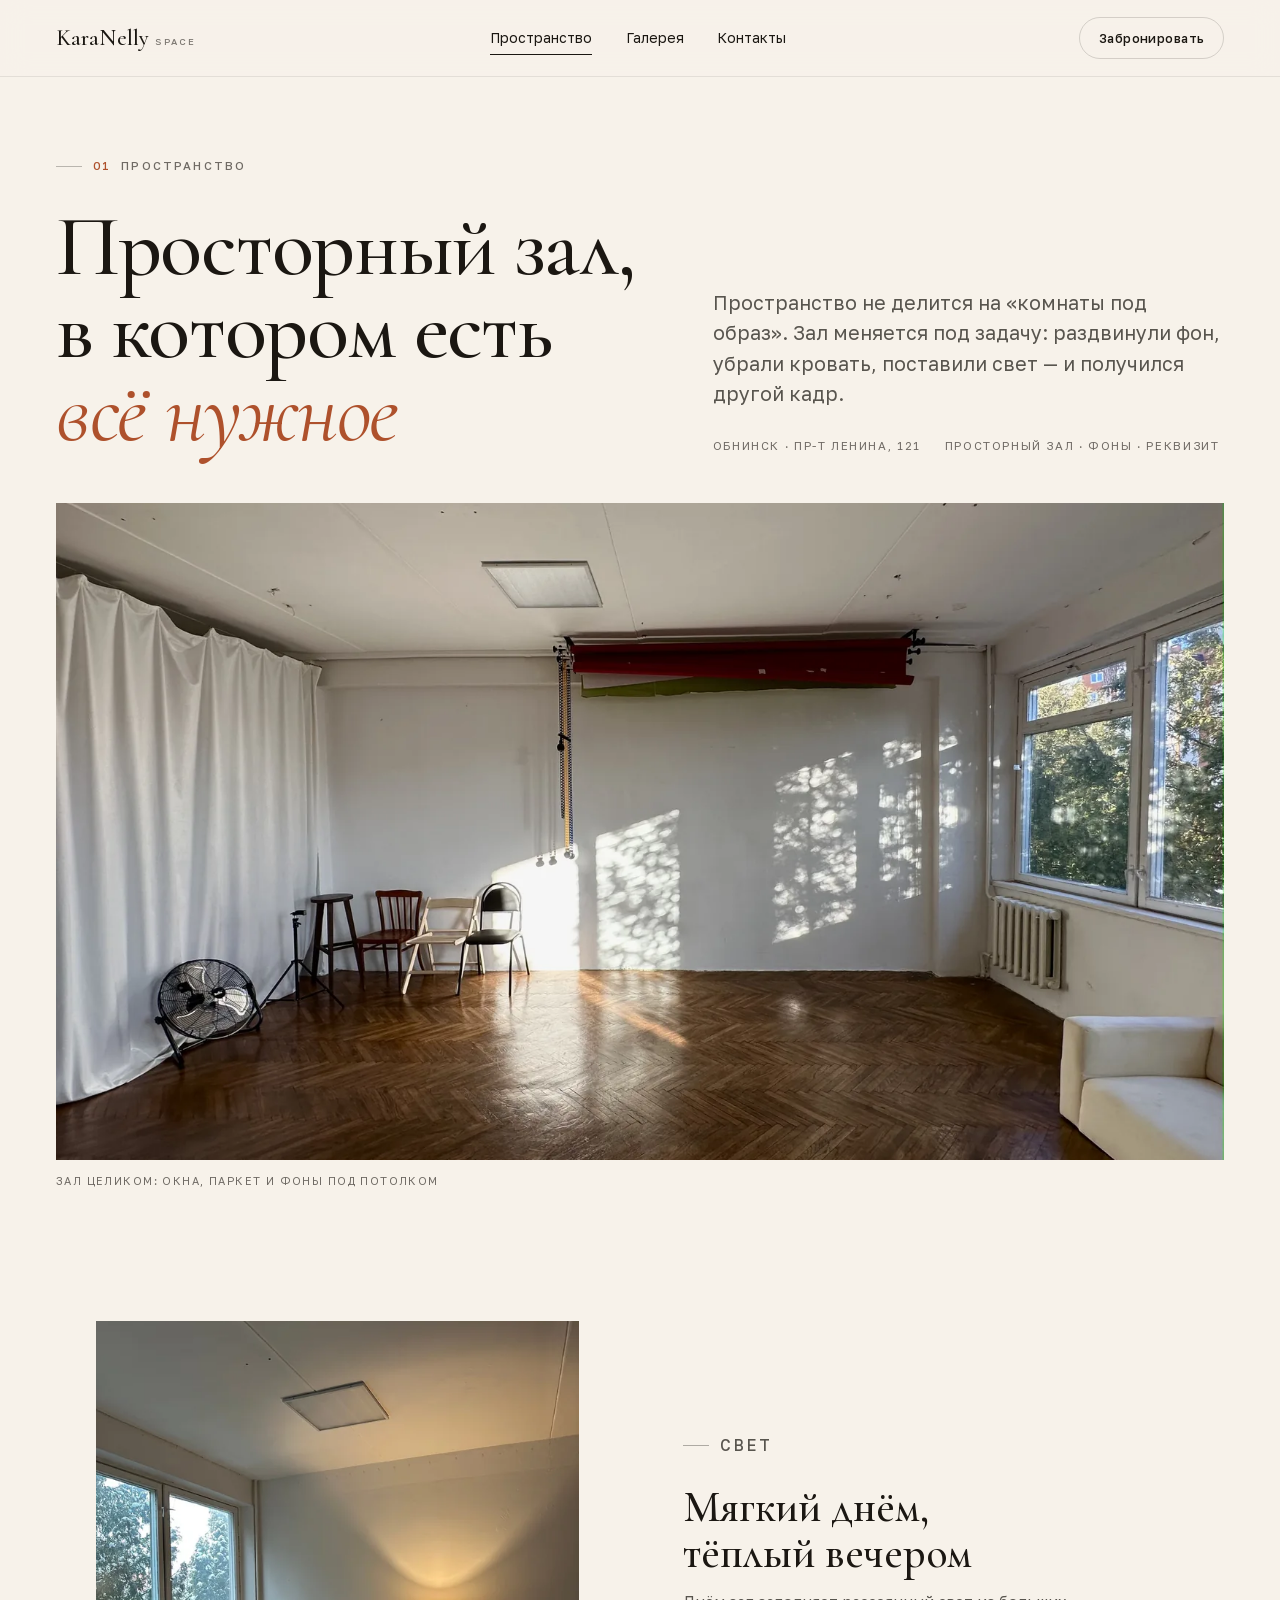
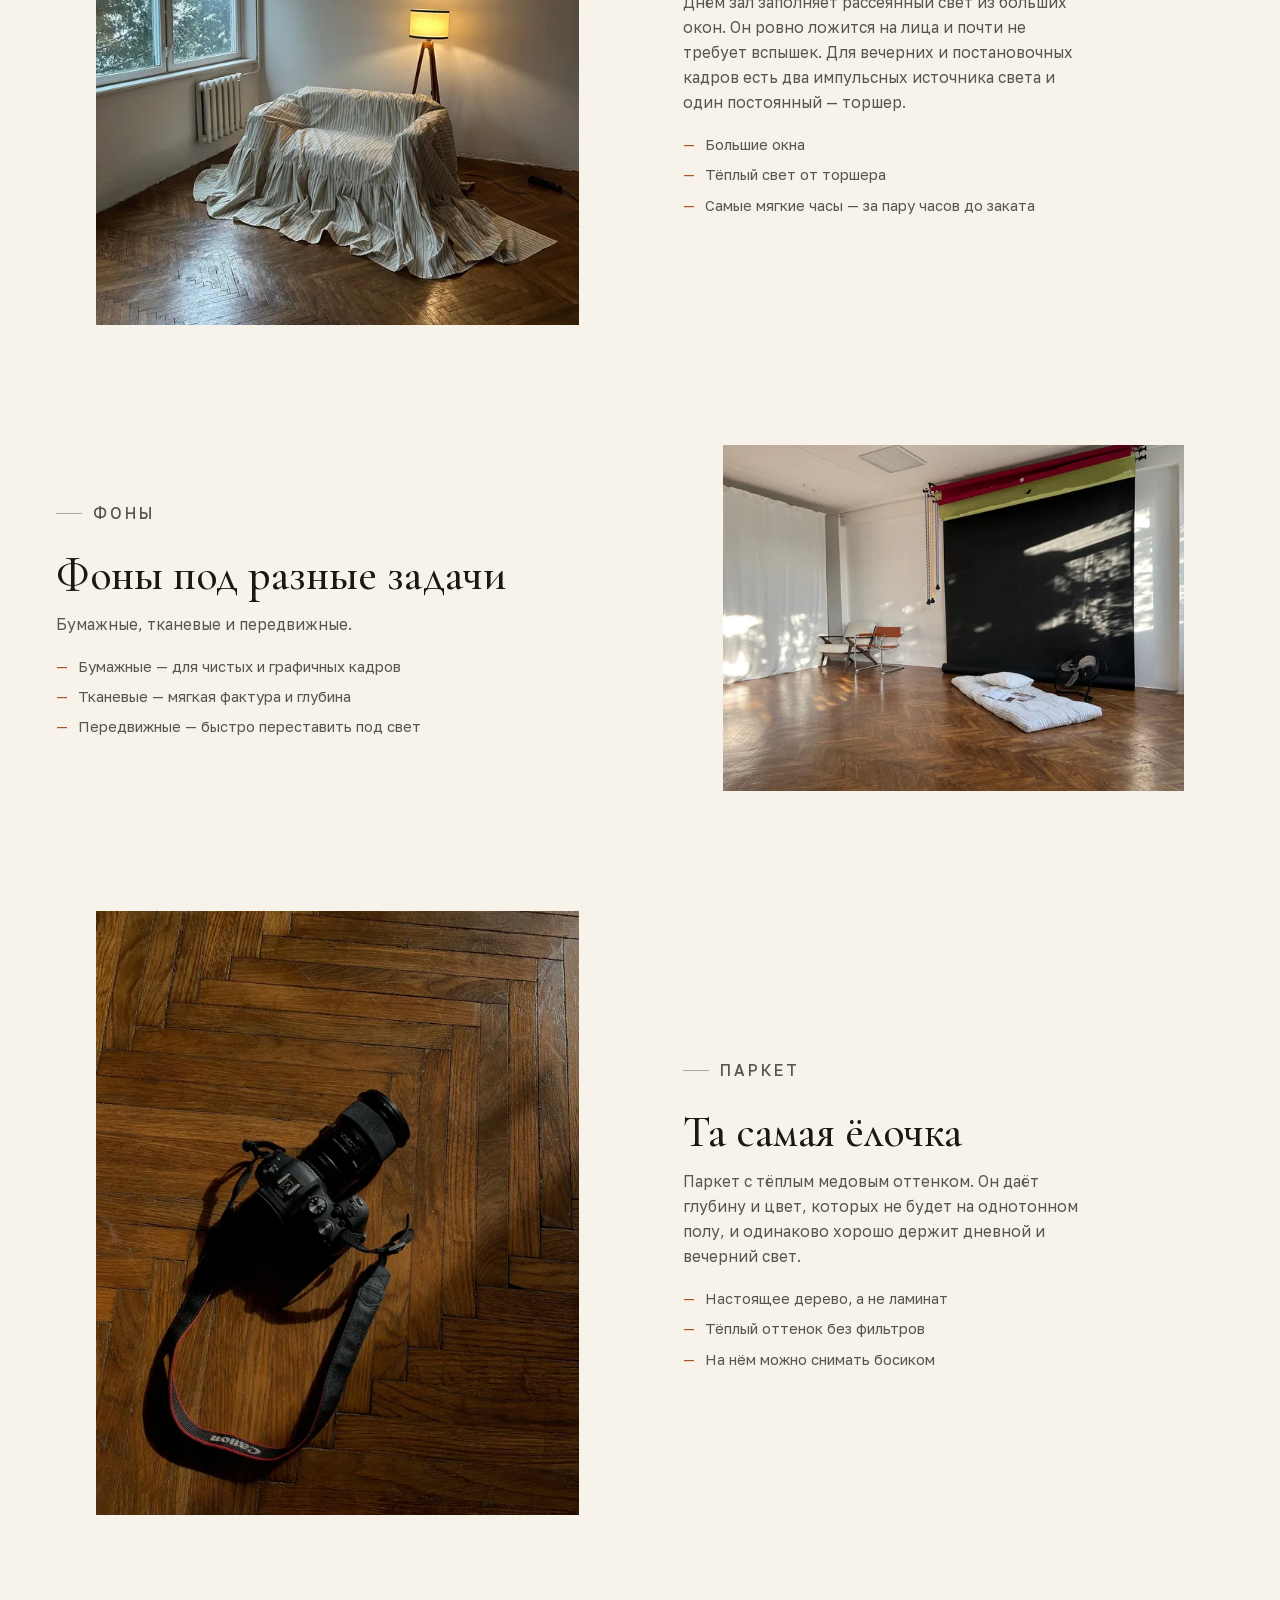
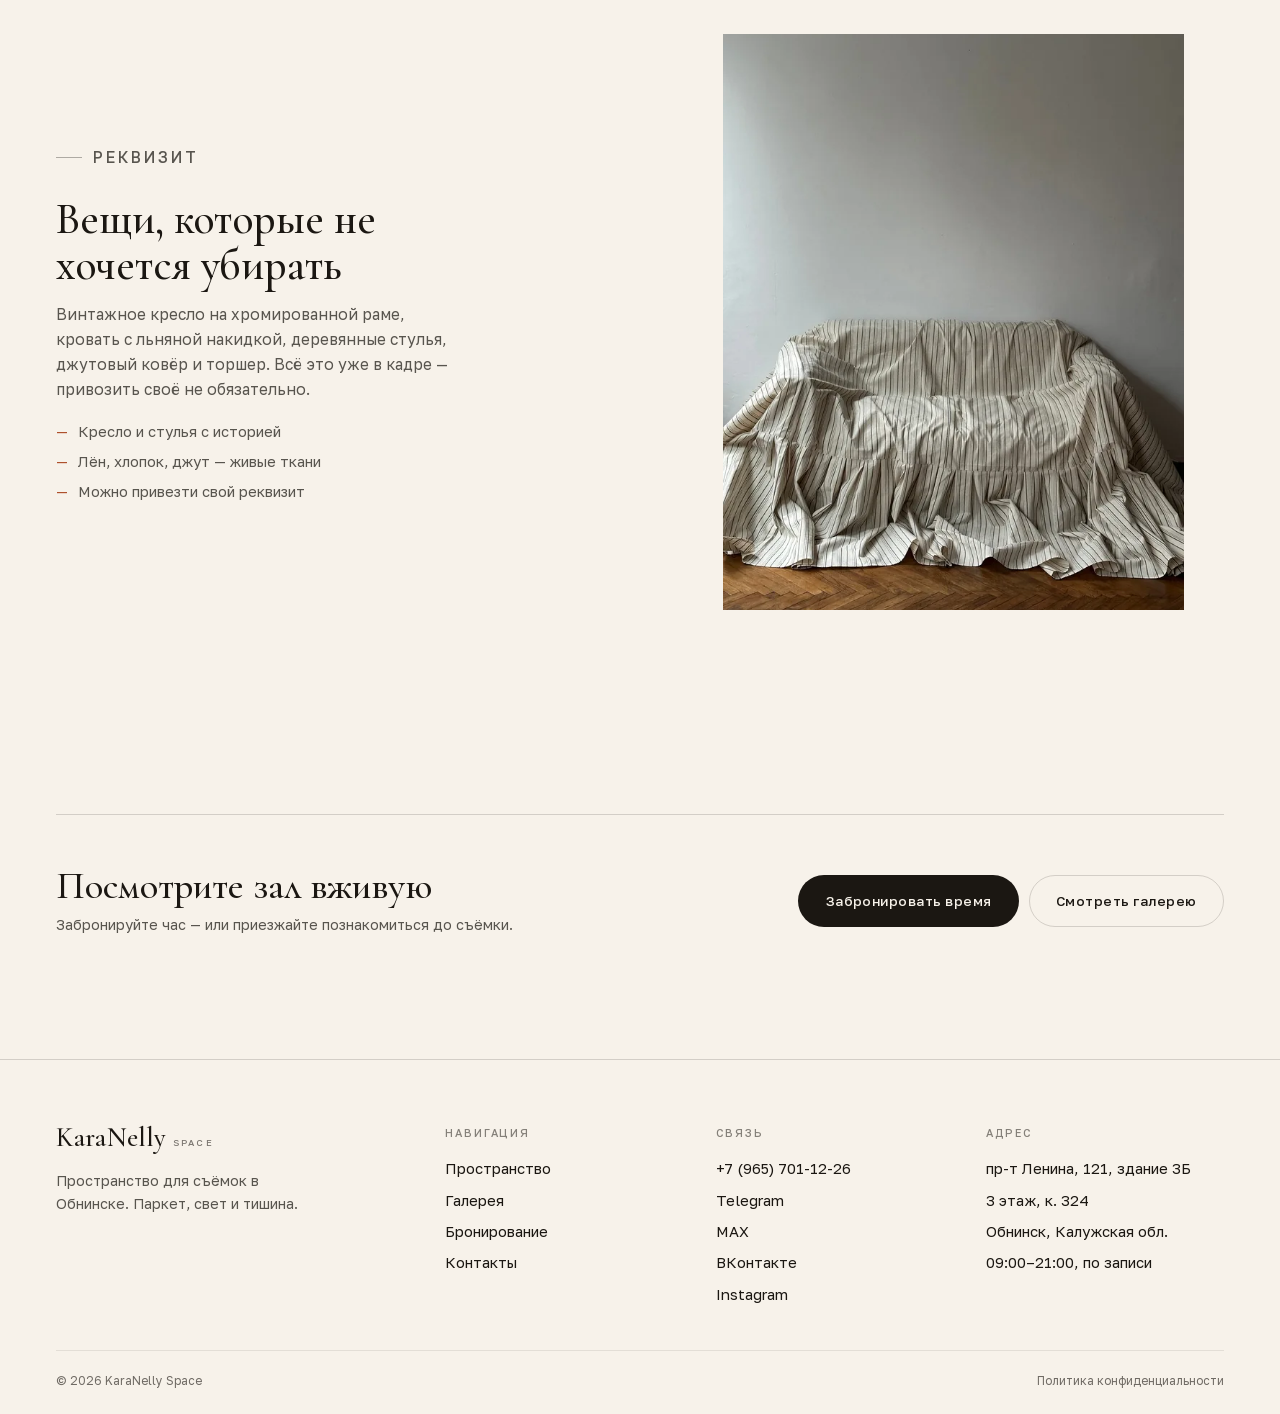
<file: space.html>
<!DOCTYPE html>
<html lang="ru">
<head>
  <meta charset="utf-8">
  <meta name="viewport" content="width=device-width, initial-scale=1">
  <title>Пространство — KaraNelly Space, фотостудия в Обнинске</title>
  <meta name="description" content="Просторный зал с паркетом «ёлочкой», большими окнами, бумажными и тканевыми фонами и реквизитом. Фотостудия KaraNelly Space в Обнинске.">
  <meta name="theme-color" content="#f7f2ea">
  <link rel="canonical" href="https://karanelly.space/space.html">

  <link rel="icon" href="assets/img/favicon.svg" type="image/svg+xml">
  <link rel="icon" href="assets/img/icon-32.png" sizes="32x32" type="image/png">
  <link rel="apple-touch-icon" href="assets/img/icon-180.png">

  <meta property="og:type" content="website">
  <meta property="og:locale" content="ru_RU">
  <meta property="og:site_name" content="KaraNelly Space">
  <meta property="og:title" content="Пространство — KaraNelly Space">
  <meta property="og:description" content="Паркет «ёлочкой», большие окна, фоны и реквизит. Просторный зал, в котором есть всё нужное.">
  <meta property="og:url" content="https://karanelly.space/space.html">
  <meta property="og:image" content="https://karanelly.space/assets/img/og-image.jpg">
  <meta name="twitter:card" content="summary_large_image">

  <link rel="stylesheet" href="assets/css/fonts.css">
  <link rel="stylesheet" href="assets/css/style.css">
  <script>document.documentElement.classList.add('js');</script>
</head>
<body>
  <a class="skip-link" href="#main">Перейти к содержанию</a>

  <header class="site-header" data-header>
    <div class="container header-inner">
      <a class="logo" href="index.html" aria-label="KaraNelly Space — на главную">
        KaraNelly<span class="logo__sub">space</span>
      </a>

      <nav class="nav" aria-label="Основная навигация">
        <a href="space.html" aria-current="page">Пространство</a>
        <a href="gallery.html">Галерея</a>
        <a href="contacts.html">Контакты</a>
      </nav>

      <a class="btn btn--sm btn--ghost header-cta" href="booking.html">Забронировать</a>

      <button class="burger" type="button" aria-expanded="false" aria-controls="mobile-menu" aria-label="Открыть меню" data-burger>
        <span></span>
        <span></span>
      </button>
    </div>
  </header>

  <div class="mobile-menu" id="mobile-menu" data-menu>
    <nav class="mobile-menu__nav" aria-label="Мобильная навигация">
      <a href="space.html">Пространство <span>01</span></a>
      <a href="gallery.html">Галерея <span>02</span></a>
      <a href="booking.html">Бронирование <span>03</span></a>
      <a href="contacts.html">Контакты <span>04</span></a>
    </nav>
    <a class="btn btn--primary" href="booking.html" style="margin-top: 1.75rem; align-self: flex-start;">Забронировать время</a>
    <div class="mobile-menu__foot">
      <a href="tel:+79657011226">+7 (965) 701-12-26</a>
      <a href="https://t.me/nellykara" target="_blank" rel="noopener">Telegram</a>
      <a href="https://vk.ru/karanelly_space" target="_blank" rel="noopener">ВКонтакте</a>
      <p>Обнинск, пр-т Ленина, 121, здание 3Б, 3 этаж, к. 324</p>
    </div>
  </div>

  <main id="main">
    <section class="page-hero">
      <div class="container">
        <p class="eyebrow"><b>01</b> Пространство</p>
        <div class="page-hero__grid" style="margin-top: 1.2rem;">
          <h1 class="page-title">Просторный зал,<br>в котором есть<br><em>всё нужное</em></h1>
          <div>
            <p class="lead">Пространство не делится на «комнаты под образ». Зал меняется под задачу: раздвинули фон, убрали кровать, поставили свет — и получился другой кадр.</p>
            <p class="page-hero__meta"><span>Обнинск · пр-т Ленина, 121</span><span>Просторный зал · фоны · реквизит</span></p>
          </div>
        </div>
      </div>
    </section>

    <div class="container">
      <figure class="page-figure" data-reveal>
        <img src="assets/img/g08-1600.webp"
             srcset="assets/img/g08-640.webp 640w, assets/img/g08-1100.webp 1100w, assets/img/g08-1600.webp 1600w"
             sizes="(min-width: 1400px) 1320px, 92vw"
             width="1600" height="1200" loading="eager" decoding="async"
             alt="Панорама зала фотостудии: окна, белый диван, паркет и бумажные фоны под потолком">
        <figcaption>Зал целиком: окна, паркет и фоны под потолком</figcaption>
      </figure>
    </div>

    <section class="section" aria-label="Особенности пространства">
      <div class="container">
        <div class="blocks">
          <article class="block">
            <figure class="block__media" data-reveal>
              <img src="assets/img/g01-1100.webp"
                   srcset="assets/img/g01-640.webp 640w, assets/img/g01-1100.webp 1100w, assets/img/g01-1600.webp 1600w"
                   sizes="(min-width: 860px) 46vw, 100vw"
                   width="1100" height="1467" loading="lazy" decoding="async"
                   alt="Кресло под льняным чехлом, торшер и окно с зеленью">
            </figure>
            <div data-reveal data-delay="120">
              <p class="eyebrow">Свет</p>
              <h3>Мягкий днём, тёплый вечером</h3>
              <p>Днём зал заполняет рассеянный свет из больших окон. Он ровно ложится на лица и почти не требует вспышек. Для вечерних и постановочных кадров есть два импульсных источника света и один постоянный — торшер.</p>
              <ul>
                <li>Большие окна</li>
                <li>Тёплый свет от торшера</li>
                <li>Самые мягкие часы — за пару часов до заката</li>
              </ul>
            </div>
          </article>

          <article class="block block--reverse">
            <figure class="block__media block__media--wide" data-reveal>
              <img src="assets/img/g04-1100.webp"
                   srcset="assets/img/g04-640.webp 640w, assets/img/g04-1100.webp 1100w, assets/img/g04-1600.webp 1600w"
                   sizes="(min-width: 860px) 46vw, 100vw"
                   width="1100" height="825" loading="lazy" decoding="async"
                   alt="Чёрный бумажный фон, рыжее кресло и матрас на паркете">
            </figure>
            <div data-reveal data-delay="120">
              <p class="eyebrow">Фоны</p>
              <h3>Фоны под разные задачи</h3>
              <p>Бумажные, тканевые и передвижные.</p>
              <ul>
                <li>Бумажные — для чистых и графичных кадров</li>
                <li>Тканевые — мягкая фактура и глубина</li>
                <li>Передвижные — быстро переставить под свет</li>
              </ul>
            </div>
          </article>

          <article class="block">
            <figure class="block__media" data-reveal>
              <img src="assets/img/g14-1100.webp"
                   srcset="assets/img/g14-640.webp 640w, assets/img/g14-1100.webp 1100w, assets/img/g14-1600.webp 1600w"
                   sizes="(min-width: 860px) 46vw, 100vw"
                   width="1100" height="1467" loading="lazy" decoding="async"
                   alt="Фотоаппарат на паркете, уложенном ёлочкой">
            </figure>
            <div data-reveal data-delay="120">
              <p class="eyebrow">Паркет</p>
              <h3>Та самая ёлочка</h3>
              <p>Паркет с тёплым медовым оттенком. Он даёт глубину и цвет, которых не будет на однотонном полу, и одинаково хорошо держит дневной и вечерний свет.</p>
              <ul>
                <li>Настоящее дерево, а не ламинат</li>
                <li>Тёплый оттенок без фильтров</li>
                <li>На нём можно снимать босиком</li>
              </ul>
            </div>
          </article>

          <article class="block block--reverse">
            <figure class="block__media" data-reveal>
              <img src="assets/img/g10-1100.webp"
                   srcset="assets/img/g10-640.webp 640w, assets/img/g10-1100.webp 1100w, assets/img/g10-1600.webp 1600w"
                   sizes="(min-width: 860px) 46vw, 100vw"
                   width="1100" height="1467" loading="lazy" decoding="async"
                   alt="Кресло в полосатой льняной обивке у белой стены">
            </figure>
            <div data-reveal data-delay="120">
              <p class="eyebrow">Реквизит</p>
              <h3>Вещи, которые не хочется убирать</h3>
              <p>Винтажное кресло на хромированной раме, кровать с льняной накидкой, деревянные стулья, джутовый ковёр и торшер. Всё это уже в кадре — привозить своё не обязательно.</p>
              <ul>
                <li>Кресло и стулья с историей</li>
                <li>Лён, хлопок, джут — живые ткани</li>
                <li>Можно привезти свой реквизит</li>
              </ul>
            </div>
          </article>
        </div>
      </div>
    </section>

    <section class="section section--tight">
      <div class="container">
        <div class="cta-row">
          <div>
            <h2>Посмотрите зал вживую</h2>
            <p>Забронируйте час — или приезжайте познакомиться до съёмки.</p>
          </div>
          <div class="cta-row__actions">
            <a class="btn btn--primary" href="booking.html">Забронировать время</a>
            <a class="btn btn--ghost" href="gallery.html">Смотреть галерею</a>
          </div>
        </div>
      </div>
    </section>
  </main>

  <footer class="site-footer">
    <div class="container">
      <div class="footer-top">
        <div class="footer-brand">
          <a class="logo" href="index.html">KaraNelly<span class="logo__sub">space</span></a>
          <p>Пространство для съёмок в Обнинске. Паркет, свет и тишина.</p>
        </div>
        <div class="footer-col">
          <h2>Навигация</h2>
          <ul>
            <li><a href="space.html">Пространство</a></li>
            <li><a href="gallery.html">Галерея</a></li>
            <li><a href="booking.html">Бронирование</a></li>
            <li><a href="contacts.html">Контакты</a></li>
          </ul>
        </div>
        <div class="footer-col">
          <h2>Связь</h2>
          <ul>
            <li><a href="tel:+79657011226">+7 (965) 701-12-26</a></li>
            <li><a href="https://t.me/nellykara" target="_blank" rel="noopener">Telegram</a></li>
            <li><a href="https://max.ru/u/f9LHodD0cOLRB8kmA9KUD_SNhukRLM-po_1AX9FuOGSH09HfahHpemriq_w" target="_blank" rel="noopener">MAX</a></li>
            <li><a href="https://vk.ru/karanelly_space" target="_blank" rel="noopener">ВКонтакте</a></li>
            <li><a href="https://www.instagram.com/karanelly_space/" target="_blank" rel="noopener">Instagram</a></li>
          </ul>
        </div>
        <div class="footer-col">
          <h2>Адрес</h2>
          <ul>
            <li>пр-т Ленина, 121, здание 3Б</li>
            <li>3 этаж, к. 324</li>
            <li>Обнинск, Калужская обл.</li>
            <li>09:00–21:00, по записи</li>
          </ul>
        </div>
      </div>
      <div class="footer-bottom">
        <span>© <span data-year>2026</span> KaraNelly Space</span>
        <span><a href="privacy.html">Политика конфиденциальности</a></span>
      </div>
    </div>
  </footer>

  <script src="assets/js/main.js" defer></script>
</body>
</html>
</file>
<file: assets/css/fonts.css>
/* Локальные шрифты: Cormorant Garamond + Golos Text (кириллица + латиница) */

@font-face {
  font-family: 'Cormorant Garamond';
  font-style: italic;
  font-weight: 400;
  font-display: swap;
  src: url('../fonts/CormorantGaramond-400i-cyrillic-ext.woff2') format('woff2');
  unicode-range: U+0460-052F, U+1C80-1C8A, U+20B4, U+2DE0-2DFF, U+A640-A69F, U+FE2E-FE2F;
}

@font-face {
  font-family: 'Cormorant Garamond';
  font-style: italic;
  font-weight: 400;
  font-display: swap;
  src: url('../fonts/CormorantGaramond-400i-cyrillic.woff2') format('woff2');
  unicode-range: U+0301, U+0400-045F, U+0490-0491, U+04B0-04B1, U+2116;
}

@font-face {
  font-family: 'Cormorant Garamond';
  font-style: italic;
  font-weight: 400;
  font-display: swap;
  src: url('../fonts/CormorantGaramond-400i-latin.woff2') format('woff2');
  unicode-range: U+0000-00FF, U+0131, U+0152-0153, U+02BB-02BC, U+02C6, U+02DA, U+02DC, U+0304, U+0308, U+0329, U+2000-206F, U+20AC, U+2122, U+2191, U+2193, U+2212, U+2215, U+FEFF, U+FFFD;
}

@font-face {
  font-family: 'Cormorant Garamond';
  font-style: normal;
  font-weight: 400;
  font-display: swap;
  src: url('../fonts/CormorantGaramond-400-cyrillic-ext.woff2') format('woff2');
  unicode-range: U+0460-052F, U+1C80-1C8A, U+20B4, U+2DE0-2DFF, U+A640-A69F, U+FE2E-FE2F;
}

@font-face {
  font-family: 'Cormorant Garamond';
  font-style: normal;
  font-weight: 400;
  font-display: swap;
  src: url('../fonts/CormorantGaramond-400-cyrillic.woff2') format('woff2');
  unicode-range: U+0301, U+0400-045F, U+0490-0491, U+04B0-04B1, U+2116;
}

@font-face {
  font-family: 'Cormorant Garamond';
  font-style: normal;
  font-weight: 400;
  font-display: swap;
  src: url('../fonts/CormorantGaramond-400-latin.woff2') format('woff2');
  unicode-range: U+0000-00FF, U+0131, U+0152-0153, U+02BB-02BC, U+02C6, U+02DA, U+02DC, U+0304, U+0308, U+0329, U+2000-206F, U+20AC, U+2122, U+2191, U+2193, U+2212, U+2215, U+FEFF, U+FFFD;
}

@font-face {
  font-family: 'Cormorant Garamond';
  font-style: normal;
  font-weight: 500;
  font-display: swap;
  src: url('../fonts/CormorantGaramond-500-cyrillic-ext.woff2') format('woff2');
  unicode-range: U+0460-052F, U+1C80-1C8A, U+20B4, U+2DE0-2DFF, U+A640-A69F, U+FE2E-FE2F;
}

@font-face {
  font-family: 'Cormorant Garamond';
  font-style: normal;
  font-weight: 500;
  font-display: swap;
  src: url('../fonts/CormorantGaramond-500-cyrillic.woff2') format('woff2');
  unicode-range: U+0301, U+0400-045F, U+0490-0491, U+04B0-04B1, U+2116;
}

@font-face {
  font-family: 'Cormorant Garamond';
  font-style: normal;
  font-weight: 500;
  font-display: swap;
  src: url('../fonts/CormorantGaramond-500-latin.woff2') format('woff2');
  unicode-range: U+0000-00FF, U+0131, U+0152-0153, U+02BB-02BC, U+02C6, U+02DA, U+02DC, U+0304, U+0308, U+0329, U+2000-206F, U+20AC, U+2122, U+2191, U+2193, U+2212, U+2215, U+FEFF, U+FFFD;
}

@font-face {
  font-family: 'Golos Text';
  font-style: normal;
  font-weight: 400;
  font-display: swap;
  src: url('../fonts/GolosText-400-cyrillic-ext.woff2') format('woff2');
  unicode-range: U+0460-052F, U+1C80-1C8A, U+20B4, U+2DE0-2DFF, U+A640-A69F, U+FE2E-FE2F;
}

@font-face {
  font-family: 'Golos Text';
  font-style: normal;
  font-weight: 400;
  font-display: swap;
  src: url('../fonts/GolosText-400-cyrillic.woff2') format('woff2');
  unicode-range: U+0301, U+0400-045F, U+0490-0491, U+04B0-04B1, U+2116;
}

@font-face {
  font-family: 'Golos Text';
  font-style: normal;
  font-weight: 400;
  font-display: swap;
  src: url('../fonts/GolosText-400-latin.woff2') format('woff2');
  unicode-range: U+0000-00FF, U+0131, U+0152-0153, U+02BB-02BC, U+02C6, U+02DA, U+02DC, U+0304, U+0308, U+0329, U+2000-206F, U+20AC, U+2122, U+2191, U+2193, U+2212, U+2215, U+FEFF, U+FFFD;
}

@font-face {
  font-family: 'Golos Text';
  font-style: normal;
  font-weight: 500;
  font-display: swap;
  src: url('../fonts/GolosText-500-cyrillic-ext.woff2') format('woff2');
  unicode-range: U+0460-052F, U+1C80-1C8A, U+20B4, U+2DE0-2DFF, U+A640-A69F, U+FE2E-FE2F;
}

@font-face {
  font-family: 'Golos Text';
  font-style: normal;
  font-weight: 500;
  font-display: swap;
  src: url('../fonts/GolosText-500-cyrillic.woff2') format('woff2');
  unicode-range: U+0301, U+0400-045F, U+0490-0491, U+04B0-04B1, U+2116;
}

@font-face {
  font-family: 'Golos Text';
  font-style: normal;
  font-weight: 500;
  font-display: swap;
  src: url('../fonts/GolosText-500-latin.woff2') format('woff2');
  unicode-range: U+0000-00FF, U+0131, U+0152-0153, U+02BB-02BC, U+02C6, U+02DA, U+02DC, U+0304, U+0308, U+0329, U+2000-206F, U+20AC, U+2122, U+2191, U+2193, U+2212, U+2215, U+FEFF, U+FFFD;
}

@font-face {
  font-family: 'Golos Text';
  font-style: normal;
  font-weight: 600;
  font-display: swap;
  src: url('../fonts/GolosText-600-cyrillic-ext.woff2') format('woff2');
  unicode-range: U+0460-052F, U+1C80-1C8A, U+20B4, U+2DE0-2DFF, U+A640-A69F, U+FE2E-FE2F;
}

@font-face {
  font-family: 'Golos Text';
  font-style: normal;
  font-weight: 600;
  font-display: swap;
  src: url('../fonts/GolosText-600-cyrillic.woff2') format('woff2');
  unicode-range: U+0301, U+0400-045F, U+0490-0491, U+04B0-04B1, U+2116;
}

@font-face {
  font-family: 'Golos Text';
  font-style: normal;
  font-weight: 600;
  font-display: swap;
  src: url('../fonts/GolosText-600-latin.woff2') format('woff2');
  unicode-range: U+0000-00FF, U+0131, U+0152-0153, U+02BB-02BC, U+02C6, U+02DA, U+02DC, U+0304, U+0308, U+0329, U+2000-206F, U+20AC, U+2122, U+2191, U+2193, U+2212, U+2215, U+FEFF, U+FFFD;
}
</file>
<file: assets/css/style.css>
/* ==========================================================================
   KaraNelly Space — фотостудия в Обнинске
   Единая таблица стилей. Порядок: токены → база → компоненты → страницы.
   Mobile-first: базовые правила для телефона, расширения через min-width.
   ========================================================================== */

/* --------------------------------------------------------------------------
   1. Токены
   -------------------------------------------------------------------------- */
:root {
  /* Палитра снята с фотографий студии: тёплый паркет, льняные ткани, рыжее кресло */
  --paper: #f7f2ea;
  --paper-soft: #efe6d9;
  --paper-deep: #e6dbc9;
  --ink: #1b1712;
  --ink-soft: #4a4239;
  --ink-70: rgba(27, 23, 18, 0.72);
  --ink-55: rgba(27, 23, 18, 0.62);
  --ink-40: rgba(27, 23, 18, 0.52);
  --line: rgba(27, 23, 18, 0.16);
  --line-soft: rgba(27, 23, 18, 0.09);
  --rust: #ae512c;
  --oak: #b98a57;
  --sage: #77806b;
  --white: #fffdf9;

  /* Шрифты */
  --font-display: "Cormorant Garamond", "Times New Roman", Georgia, serif;
  --font-sans: "Golos Text", -apple-system, BlinkMacSystemFont, "Segoe UI", Roboto, Arial, sans-serif;

  /* Сетка и ритм */
  --container: 1320px;
  --gutter: clamp(20px, 5vw, 56px);
  --header-h: 64px;

  --ease: cubic-bezier(0.22, 0.61, 0.36, 1);
  --ease-out: cubic-bezier(0.16, 1, 0.3, 1);
}

/* --------------------------------------------------------------------------
   2. База
   -------------------------------------------------------------------------- */
*,
*::before,
*::after {
  box-sizing: border-box;
}

html {
  -webkit-text-size-adjust: 100%;
  scroll-behavior: smooth;
}

@media (prefers-reduced-motion: reduce) {
  html {
    scroll-behavior: auto;
  }
}

body {
  margin: 0;
  background: var(--paper);
  color: var(--ink);
  font-family: var(--font-sans);
  font-size: 16px;
  line-height: 1.62;
  font-weight: 400;
  -webkit-font-smoothing: antialiased;
  -moz-osx-font-smoothing: grayscale;
}

body.menu-open {
  overflow: hidden;
}

img,
picture,
video {
  display: block;
  max-width: 100%;
}

img {
  height: auto;
  background-color: var(--paper-soft);
}

a {
  color: inherit;
  text-decoration: none;
}

button {
  font: inherit;
  color: inherit;
  background: none;
  border: 0;
  padding: 0;
  cursor: pointer;
}

p {
  margin: 0 0 1em;
}

p:last-child {
  margin-bottom: 0;
}

h1,
h2,
h3,
h4 {
  margin: 0;
  font-weight: 500;
  text-wrap: balance;
}

ul,
ol,
dl,
dd {
  margin: 0;
  padding: 0;
  list-style: none;
}

::selection {
  background: var(--rust);
  color: var(--paper);
}

:focus-visible {
  outline: 2px solid var(--rust);
  outline-offset: 3px;
  border-radius: 1px;
}

.sr-only {
  position: absolute;
  width: 1px;
  height: 1px;
  padding: 0;
  margin: -1px;
  overflow: hidden;
  clip: rect(0 0 0 0);
  white-space: nowrap;
  border: 0;
}

.skip-link {
  position: fixed;
  top: 12px;
  left: 12px;
  z-index: 300;
  padding: 0.75rem 1.1rem;
  background: var(--ink);
  color: var(--paper);
  border-radius: 999px;
  font-size: 0.85rem;
  transform: translateY(-160%);
  transition: transform 0.25s var(--ease);
}

.skip-link:focus {
  transform: none;
}

/* --------------------------------------------------------------------------
   3. Типографика и служебные элементы
   -------------------------------------------------------------------------- */
.container {
  width: min(100% - var(--gutter) * 2, var(--container));
  margin-inline: auto;
}

.display {
  font-family: var(--font-display);
  font-weight: 500;
  font-size: clamp(2.15rem, 5.4vw, 4.1rem);
  line-height: 1.02;
  letter-spacing: -0.012em;
}

.display em {
  font-style: italic;
  color: var(--rust);
}

.page-title {
  font-family: var(--font-display);
  font-weight: 500;
  font-size: clamp(2.7rem, 8vw, 5.4rem);
  line-height: 0.96;
  letter-spacing: -0.015em;
}

.lead {
  color: var(--ink-70);
  font-size: clamp(1.02rem, 1.7vw, 1.22rem);
  line-height: 1.55;
  max-width: 54ch;
}

.eyebrow {
  display: inline-flex;
  align-items: center;
  gap: 0.7rem;
  font-size: 0.715rem;
  font-weight: 500;
  letter-spacing: 0.19em;
  text-transform: uppercase;
  color: var(--ink-55);
}

.eyebrow b,
.eyebrow span.num {
  font-weight: 500;
  color: var(--rust);
  letter-spacing: 0.08em;
}

.eyebrow::before {
  content: "";
  width: 26px;
  height: 1px;
  background: currentColor;
  opacity: 0.45;
}

.eyebrow--bare::before {
  display: none;
}

.rule {
  height: 1px;
  background: var(--line);
  border: 0;
  margin: 0;
}

.text-link {
  display: inline-flex;
  align-items: center;
  gap: 0.55rem;
  font-size: 0.92rem;
  font-weight: 500;
  padding-bottom: 0.3rem;
  border-bottom: 1px solid var(--line);
  transition: border-color 0.35s var(--ease), color 0.35s var(--ease);
}

.text-link::after {
  content: "→";
  transition: transform 0.35s var(--ease);
}

.text-link:hover {
  border-color: var(--ink);
}

.text-link:hover::after {
  transform: translateX(4px);
}

/* --------------------------------------------------------------------------
   4. Кнопки
   -------------------------------------------------------------------------- */
.btn {
  display: inline-flex;
  align-items: center;
  justify-content: center;
  gap: 0.6rem;
  min-height: 52px;
  padding: 0.85rem 1.65rem;
  border: 1px solid transparent;
  border-radius: 999px;
  font-family: var(--font-sans);
  font-size: 0.85rem;
  font-weight: 500;
  letter-spacing: 0.035em;
  text-align: center;
  cursor: pointer;
  transition: background-color 0.35s var(--ease), color 0.35s var(--ease),
    border-color 0.35s var(--ease), transform 0.35s var(--ease);
}

.btn--primary {
  background: var(--ink);
  color: var(--paper);
}

.btn--primary:hover {
  background: var(--rust);
  color: var(--paper);
  transform: translateY(-1px);
}

.btn--ghost {
  border-color: var(--line);
  color: var(--ink);
}

.btn--ghost:hover {
  border-color: var(--ink);
  background: var(--ink);
  color: var(--paper);
}

.btn--light {
  background: var(--paper);
  color: var(--ink);
}

.btn--light:hover {
  background: var(--white);
  transform: translateY(-1px);
}

.btn--outline-light {
  border-color: rgba(247, 242, 234, 0.42);
  color: var(--paper);
}

.btn--outline-light:hover {
  background: var(--paper);
  color: var(--ink);
  border-color: var(--paper);
}

.btn--sm {
  min-height: 42px;
  padding: 0.55rem 1.15rem;
  font-size: 0.8rem;
}

.btn__icon {
  width: 14px;
  height: 14px;
  flex: none;
}

/* --------------------------------------------------------------------------
   5. Хедер и навигация
   -------------------------------------------------------------------------- */
.site-header {
  position: sticky;
  top: 0;
  z-index: 100;
  background: rgba(247, 242, 234, 0.86);
  backdrop-filter: blur(14px);
  -webkit-backdrop-filter: blur(14px);
  border-bottom: 1px solid var(--line-soft);
}

.header-inner {
  display: flex;
  align-items: center;
  justify-content: space-between;
  gap: 1.5rem;
  min-height: var(--header-h);
}

.logo {
  display: inline-flex;
  align-items: baseline;
  gap: 0.4rem;
  font-family: var(--font-display);
  font-size: 1.42rem;
  font-weight: 500;
  letter-spacing: 0.005em;
  line-height: 1;
  white-space: nowrap;
  z-index: 2;
}

.logo__sub {
  font-family: var(--font-sans);
  font-size: 0.585rem;
  font-weight: 500;
  letter-spacing: 0.24em;
  text-transform: uppercase;
  opacity: 0.55;
}

.nav {
  display: none;
}

.header-cta {
  display: none;
}

/* Бургер */
.burger {
  position: relative;
  z-index: 2;
  width: 44px;
  height: 44px;
  margin-right: -10px;
  display: inline-flex;
  flex-direction: column;
  align-items: center;
  justify-content: center;
  gap: 6px;
}

.burger span {
  display: block;
  width: 24px;
  height: 1.5px;
  background: currentColor;
  transition: transform 0.35s var(--ease), opacity 0.25s var(--ease);
}

.burger[aria-expanded="true"] span:nth-child(1) {
  transform: translateY(3.75px) rotate(45deg);
}

.burger[aria-expanded="true"] span:nth-child(2) {
  transform: translateY(-3.75px) rotate(-45deg);
}

/* Мобильное меню */
.mobile-menu {
  position: fixed;
  inset: 0;
  z-index: 90;
  display: flex;
  flex-direction: column;
  padding: calc(var(--header-h) + 2rem) var(--gutter) 2rem;
  background: var(--paper);
  opacity: 0;
  visibility: hidden;
  transform: translateY(-8px);
  transition: opacity 0.3s var(--ease), transform 0.3s var(--ease),
    visibility 0.3s;
  overflow-y: auto;
}

body.menu-open .mobile-menu {
  opacity: 1;
  visibility: visible;
  transform: none;
}

/* Пока открыто меню, хедер всегда тёмный — даже поверх тёмного первого экрана */
body.menu-open .site-header,
body.menu-open.page-home .site-header {
  color: var(--ink);
  background: transparent;
  backdrop-filter: none;
  -webkit-backdrop-filter: none;
  border-bottom-color: transparent;
}

.mobile-menu__nav {
  display: flex;
  flex-direction: column;
  gap: 0.2rem;
}

.mobile-menu__nav a {
  font-family: var(--font-display);
  font-size: clamp(2rem, 9vw, 2.9rem);
  line-height: 1.16;
  padding: 0.28rem 0;
  border-bottom: 1px solid var(--line-soft);
  display: flex;
  align-items: baseline;
  justify-content: space-between;
}

.mobile-menu__nav a span {
  font-family: var(--font-sans);
  font-size: 0.66rem;
  letter-spacing: 0.16em;
  color: var(--ink-40);
}

.mobile-menu__foot {
  margin-top: auto;
  padding-top: 2.5rem;
  display: grid;
  gap: 0.5rem;
  font-size: 0.95rem;
  color: var(--ink-70);
}

.mobile-menu__foot a {
  width: fit-content;
}

/* Главная: прозрачный хедер поверх фото */
.page-home .site-header {
  position: fixed;
  left: 0;
  right: 0;
  background: transparent;
  border-bottom-color: transparent;
  backdrop-filter: none;
  -webkit-backdrop-filter: none;
  color: var(--paper);
  transition: background-color 0.4s var(--ease), color 0.4s var(--ease),
    border-color 0.4s var(--ease);
}

.page-home .site-header.is-scrolled {
  background: rgba(247, 242, 234, 0.92);
  backdrop-filter: blur(14px);
  -webkit-backdrop-filter: blur(14px);
  color: var(--ink);
  border-bottom-color: var(--line-soft);
}

.page-home .site-header.is-scrolled .btn--outline-light {
  border-color: var(--line);
  color: var(--ink);
}

.page-home .site-header.is-scrolled .btn--outline-light:hover {
  background: var(--ink);
  color: var(--paper);
  border-color: var(--ink);
}

/* --------------------------------------------------------------------------
   6. Первый экран
   -------------------------------------------------------------------------- */
.hero {
  position: relative;
  display: flex;
  flex-direction: column;
  justify-content: flex-end;
  min-height: 640px;
  min-height: 100vh;
  min-height: 100svh;
  padding-top: var(--header-h);
  color: var(--paper);
  isolation: isolate;
  overflow: hidden;
}

.hero__media,
.hero__media img {
  position: absolute;
  inset: 0;
  width: 100%;
  height: 100%;
}

.hero__media img {
  object-fit: cover;
  object-position: 50% 42%;
  background-color: #2a2118;
}

.hero__scrim {
  position: absolute;
  inset: 0;
  background:
    linear-gradient(rgba(42, 26, 13, 0.3), rgba(42, 26, 13, 0.3)),
    linear-gradient(180deg, rgba(42, 26, 13, 0.26) 0%, rgba(42, 26, 13, 0.06) 30%,
      rgba(42, 26, 13, 0.24) 62%, rgba(42, 26, 13, 0.74) 100%),
    linear-gradient(90deg, rgba(42, 26, 13, 0.42) 0%, rgba(42, 26, 13, 0) 62%);
}

.hero__content {
  position: relative;
  padding-top: 0;
  padding-bottom: clamp(1.75rem, 3.5vh, 2.75rem);
}

.hero .eyebrow {
  color: rgba(247, 242, 234, 0.82);
}

.hero .eyebrow::before {
  background: rgba(247, 242, 234, 0.6);
}

.hero h1 {
  max-width: 26ch;
  margin: 1rem 0 1.2rem;
  font-family: var(--font-display);
  font-weight: 500;
  font-size: clamp(2.5rem, 6.6vw, 4.9rem);
  line-height: 0.93;
  letter-spacing: -0.018em;
  text-shadow: 0 2px 40px rgba(0, 0, 0, 0.18);
}

.hero h1 em {
  font-style: italic;
  color: #ecc9ac;
}

.hero__lead {
  max-width: 36ch;
  font-size: clamp(0.98rem, 2vw, 1.12rem);
  line-height: 1.55;
  color: rgba(247, 242, 234, 0.84);
}

.hero__actions {
  display: flex;
  flex-wrap: wrap;
  gap: 0.65rem;
  margin-top: clamp(1.6rem, 4vw, 2.4rem);
}

.hero__foot {
  position: relative;
  display: flex;
  flex-wrap: wrap;
  justify-content: space-between;
  gap: 0.75rem 1.5rem;
  padding-block: 1.15rem 1.35rem;
  border-top: 1px solid rgba(247, 242, 234, 0.24);
  font-size: 0.685rem;
  letter-spacing: 0.15em;
  text-transform: uppercase;
  color: rgba(247, 242, 234, 0.72);
}

.hero__foot span {
  display: inline-flex;
  align-items: center;
  gap: 0.5rem;
}

.hero__foot .dot {
  width: 5px;
  height: 5px;
  border-radius: 50%;
  background: #b6d39a;
  box-shadow: 0 0 0 3px rgba(182, 211, 154, 0.18);
}

/* --------------------------------------------------------------------------
   7. Секции
   -------------------------------------------------------------------------- */
.section {
  padding-block: clamp(4rem, 9vw, 8rem);
}

.section--tight {
  padding-block: clamp(2.5rem, 6vw, 4.5rem);
}

.section--soft {
  background: var(--paper-soft);
}

.section-head {
  display: grid;
  gap: 1rem;
  margin-bottom: clamp(2.25rem, 5vw, 3.75rem);
}

.section-head .display {
  max-width: 20ch;
}

/* Компактная шапка галереи: сезонный блок не должен выглядеть вторым героем */
.gallery-head {
  margin-bottom: clamp(1.25rem, 2.5vw, 1.75rem);
}

.gallery-head .eyebrow {
  margin-bottom: 0.55rem;
}

.gallery-head__row {
  display: grid;
  gap: 0.35rem 2rem;
}

.gallery-head__title {
  font-family: var(--font-display);
  font-size: clamp(1.35rem, 2vw, 1.8rem);
  font-weight: 500;
  line-height: 1.1;
}

.gallery-head__note {
  max-width: 46ch;
  font-size: 0.9rem;
  color: var(--ink-70);
}

@media (min-width: 768px) {
  .gallery-head__row {
    grid-template-columns: auto 1fr;
    align-items: baseline;
  }
}

/* Вступление на главной */
.intro {
  display: grid;
  gap: 1.6rem;
  align-items: start;
}

.intro__aside {
  display: grid;
  gap: 1.4rem;
  align-content: end;
}

.intro__aside .lead {
  font-size: clamp(0.98rem, 1.5vw, 1.06rem);
}

/* Композиция из двух фото */
.duo {
  display: grid;
  gap: 0.9rem;
  margin-top: clamp(2.25rem, 5vw, 3.5rem);
}

.duo__main img {
  width: 100%;
  aspect-ratio: 4 / 5;
  object-fit: cover;
}

.duo__side {
  display: none;
}

.duo__side img {
  width: 100%;
  aspect-ratio: 3 / 4;
  object-fit: cover;
}

/* --------------------------------------------------------------------------
   8. Карточки «Что внутри»
   -------------------------------------------------------------------------- */
.features {
  display: grid;
  gap: clamp(1.5rem, 3.5vw, 2.6rem);
}

.card__media {
  overflow: hidden;
  background: var(--paper-deep);
}

.card__media img {
  width: 100%;
  aspect-ratio: 4 / 3;
  object-fit: cover;
  transition: transform 1.1s var(--ease-out);
}

.card:hover .card__media img {
  transform: scale(1.045);
}

.card__body {
  padding-top: 1rem;
}

.card__num {
  font-size: 0.68rem;
  font-weight: 500;
  letter-spacing: 0.18em;
  color: var(--rust);
}

.card h3 {
  margin: 0.25rem 0 0.45rem;
  font-family: var(--font-display);
  font-size: clamp(1.5rem, 2.6vw, 1.95rem);
  line-height: 1.05;
}

.card p {
  max-width: 36ch;
  font-size: 0.93rem;
  line-height: 1.6;
  color: var(--ink-70);
}

/* --------------------------------------------------------------------------
   9. Лента галереи (главная)
   -------------------------------------------------------------------------- */
.strip {
  display: flex;
  gap: 0.8rem;
  overflow-x: auto;
  scroll-snap-type: x mandatory;
  scrollbar-width: none;
  margin-inline: calc(var(--gutter) * -1);
  padding-inline: var(--gutter);
  scroll-padding-inline: var(--gutter);
  padding-bottom: 0.4rem;
}

.strip::-webkit-scrollbar {
  display: none;
}

.strip__item {
  flex: 0 0 76%;
  scroll-snap-align: start;
  margin: 0;
}

.strip__item img {
  width: 100%;
  aspect-ratio: 3 / 4;
  object-fit: cover;
  transition: transform 1.1s var(--ease-out);
}

.strip__item:hover img {
  transform: scale(1.035);
}

.strip__item figcaption {
  padding-top: 0.7rem;
  font-size: 0.68rem;
  letter-spacing: 0.13em;
  text-transform: uppercase;
  color: var(--ink-55);
}

/* --------------------------------------------------------------------------
   10. Тёмный блок с призывом
   -------------------------------------------------------------------------- */
.cta-band {
  position: relative;
  overflow: hidden;
  background: var(--ink);
  color: var(--paper);
}

.cta-band::before {
  content: "";
  position: absolute;
  inset: -20%;
  background-image: url("data:image/svg+xml,%3Csvg xmlns='http://www.w3.org/2000/svg' width='56' height='56' viewBox='0 0 56 56'%3E%3Cg fill='none' stroke='%23f7f2ea' stroke-width='0.6'%3E%3Cpath d='M0 42 14 28 28 42'/%3E%3Cpath d='M28 42 42 28 56 42'/%3E%3Cpath d='M-14 14 0 28 14 14'/%3E%3Cpath d='M42 14 56 28 70 14'/%3E%3Cpath d='M0 14 14 0 28 14'/%3E%3Cpath d='M28 14 42 0 56 14'/%3E%3C/g%3E%3C/svg%3E");
  opacity: 0.055;
  pointer-events: none;
}

.cta-band__inner {
  position: relative;
  display: grid;
  gap: 2rem;
  padding-block: clamp(3.5rem, 8vw, 6.25rem);
}

.cta-band .eyebrow {
  color: rgba(247, 242, 234, 0.66);
}

.cta-band .eyebrow::before {
  background: currentColor;
}

.cta-band .display {
  max-width: 17ch;
  font-size: clamp(2rem, 5vw, 3.7rem);
}

.cta-band .display em {
  color: #d9a77f;
}

.cta-band__aside {
  display: grid;
  gap: 1.4rem;
  align-content: end;
}

.cta-band__aside p {
  color: rgba(247, 242, 234, 0.72);
  font-size: 0.95rem;
  max-width: 38ch;
}

.cta-band__actions {
  display: flex;
  flex-wrap: wrap;
  gap: 0.65rem;
}

.cta-band__phones {
  display: grid;
  gap: 0.35rem;
  font-size: 0.86rem;
  color: rgba(247, 242, 234, 0.66);
}

/* --------------------------------------------------------------------------
   11. Как найти
   -------------------------------------------------------------------------- */
.find {
  display: grid;
  gap: 2rem;
}

.find__address {
  font-family: var(--font-display);
  font-size: clamp(1.5rem, 3vw, 2.2rem);
  line-height: 1.22;
  margin-bottom: 1.2rem;
}

.find__note {
  font-size: 0.9rem;
  color: var(--ink-70);
  max-width: 40ch;
}

.find__list {
  display: grid;
  gap: 0;
  border-top: 1px solid var(--line);
}

.find__row {
  display: flex;
  align-items: baseline;
  justify-content: space-between;
  gap: 1.5rem;
  padding: 0.9rem 0;
  border-bottom: 1px solid var(--line);
  font-size: 0.92rem;
}

.find__row dt {
  color: var(--ink-55);
  font-size: 0.82rem;
}

.find__row dd {
  text-align: right;
}

/* --------------------------------------------------------------------------
   12. Подвал
   -------------------------------------------------------------------------- */
.site-footer {
  border-top: 1px solid var(--line);
  padding-block: clamp(2.5rem, 5vw, 4rem) 1.5rem;
}

.footer-top {
  display: grid;
  gap: 2.25rem;
}

.footer-brand .logo {
  font-size: 1.7rem;
}

.footer-brand p {
  max-width: 28ch;
  margin-top: 0.9rem;
  font-size: 0.9rem;
  color: var(--ink-70);
}

.footer-col h2 {
  font-size: 0.68rem;
  font-weight: 500;
  letter-spacing: 0.17em;
  text-transform: uppercase;
  color: var(--ink-45, var(--ink-40));
  margin-bottom: 0.9rem;
}

.footer-col ul {
  display: grid;
  gap: 0.45rem;
  font-size: 0.93rem;
}

.footer-col a {
  width: fit-content;
  transition: color 0.25s var(--ease);
}

.footer-col a:hover {
  color: var(--rust);
}

.footer-bottom {
  display: flex;
  flex-wrap: wrap;
  justify-content: space-between;
  gap: 0.6rem 1.5rem;
  margin-top: 2.75rem;
  padding-top: 1.25rem;
  border-top: 1px solid var(--line-soft);
  font-size: 0.74rem;
  color: var(--ink-55);
}

.footer-bottom a:hover {
  color: var(--ink);
}

/* --------------------------------------------------------------------------
   13. Внутренние страницы: заголовок страницы
   -------------------------------------------------------------------------- */
.page-hero {
  padding-top: clamp(2.25rem, 6vw, 4.5rem);
  padding-bottom: clamp(2rem, 4vw, 3rem);
}

.page-hero__grid {
  display: grid;
  gap: 1.25rem;
}

.page-hero .lead {
  max-width: 50ch;
}

.page-hero__meta {
  display: flex;
  flex-wrap: wrap;
  gap: 0.5rem 1.5rem;
  font-size: 0.72rem;
  letter-spacing: 0.14em;
  text-transform: uppercase;
  color: var(--ink-55);
  padding-top: 0.5rem;
}

/* --------------------------------------------------------------------------
   14. Страница «Пространство»
   -------------------------------------------------------------------------- */
.blocks {
  display: grid;
  gap: clamp(3rem, 7vw, 5.5rem);
}

.block {
  display: grid;
  gap: 1.5rem;
  align-items: center;
}

.block__media {
  overflow: hidden;
}

.block__media img {
  width: 100%;
  aspect-ratio: 4 / 5;
  object-fit: cover;
}

.block__media--wide img {
  aspect-ratio: 4 / 3;
}

.block h3 {
  font-family: var(--font-display);
  font-size: clamp(1.85rem, 3.6vw, 2.75rem);
  line-height: 1.04;
  margin: 0.7rem 0 0.85rem;
}

.block p {
  max-width: 44ch;
  color: var(--ink-70);
  font-size: 0.97rem;
}

.block ul {
  display: grid;
  gap: 0.4rem;
  margin-top: 1.1rem;
  font-size: 0.92rem;
  color: var(--ink-70);
}

.block ul li {
  display: flex;
  gap: 0.6rem;
}

.block ul li::before {
  content: "—";
  color: var(--rust);
  flex: none;
}

.specs {
  display: grid;
  border-top: 1px solid var(--line);
}

.specs > div {
  display: flex;
  align-items: baseline;
  justify-content: space-between;
  gap: 1.5rem;
  padding: 0.95rem 0;
  border-bottom: 1px solid var(--line);
}

.specs dt {
  color: var(--ink-55);
  font-size: 0.86rem;
}

.specs dd {
  text-align: right;
  font-size: 0.95rem;
}

/* --------------------------------------------------------------------------
   15. Галерея
   -------------------------------------------------------------------------- */
.gallery {
  columns: 1;
  column-gap: clamp(0.7rem, 1.8vw, 1.2rem);
}

.gallery__item {
  break-inside: avoid;
  margin: 0 0 clamp(0.7rem, 1.8vw, 1.2rem);
  cursor: zoom-in;
}

.gallery__item img {
  width: 100%;
  transition: opacity 0.4s var(--ease), transform 1.1s var(--ease-out);
}

.gallery__item:hover img {
  opacity: 0.9;
}

.gallery__caption {
  display: flex;
  justify-content: space-between;
  gap: 1rem;
  padding-top: 0.55rem;
  font-size: 0.66rem;
  letter-spacing: 0.12em;
  text-transform: uppercase;
  color: var(--ink-55);
}

/* Лайтбокс */
.lightbox {
  position: fixed;
  inset: 0;
  z-index: 200;
  display: flex;
  flex-direction: column;
  padding: clamp(0.8rem, 3vw, 2rem);
  background: rgba(12, 9, 7, 0.985);
  backdrop-filter: blur(14px);
  -webkit-backdrop-filter: blur(14px);
  color: var(--paper);
  opacity: 0;
  transition: opacity 0.28s var(--ease);
}

.lightbox[hidden] {
  display: none;
}

.lightbox.is-open {
  opacity: 1;
}

.lightbox__bar {
  display: flex;
  align-items: center;
  justify-content: space-between;
  gap: 1rem;
  font-size: 0.72rem;
  letter-spacing: 0.14em;
  text-transform: uppercase;
  color: rgba(247, 242, 234, 0.62);
}

.lightbox__close {
  width: 44px;
  height: 44px;
  display: grid;
  place-items: center;
  border: 1px solid rgba(247, 242, 234, 0.28);
  border-radius: 50%;
  transition: background-color 0.3s var(--ease), border-color 0.3s var(--ease);
}

.lightbox__close:hover {
  background: rgba(247, 242, 234, 0.12);
  border-color: rgba(247, 242, 234, 0.6);
}

.lightbox__stage {
  position: relative;
  flex: 1;
  min-height: 0;
  display: grid;
  place-items: center;
  padding-block: 0.75rem;
}

.lightbox__img {
  max-width: min(94vw, 1280px);
  max-height: calc(100svh - 190px);
  width: auto;
  height: auto;
  object-fit: contain;
  background: transparent;
}

.lightbox__nav {
  position: absolute;
  top: 50%;
  transform: translateY(-50%);
  width: 46px;
  height: 46px;
  display: grid;
  place-items: center;
  border-radius: 50%;
  border: 1px solid rgba(247, 242, 234, 0.25);
  background: rgba(14, 11, 8, 0.4);
  color: var(--paper);
  transition: background-color 0.3s var(--ease), border-color 0.3s var(--ease);
}

.lightbox__nav:hover {
  background: rgba(247, 242, 234, 0.14);
  border-color: rgba(247, 242, 234, 0.55);
}

.lightbox__nav--prev {
  left: 0;
}

.lightbox__nav--next {
  right: 0;
}

.lightbox__cap {
  padding-top: 0.6rem;
  text-align: center;
  font-size: 0.8rem;
  color: rgba(247, 242, 234, 0.72);
  min-height: 1.5rem;
}

/* --------------------------------------------------------------------------
   16. Бронирование
   -------------------------------------------------------------------------- */
.steps {
  display: grid;
  gap: 1.4rem;
  counter-reset: step;
}

.step {
  border-top: 1px solid var(--line);
  padding-top: 1rem;
}

.step__num {
  font-family: var(--font-display);
  font-size: 2rem;
  line-height: 1;
  color: var(--rust);
}

.step h3 {
  margin: 0.5rem 0 0.35rem;
  font-family: var(--font-display);
  font-size: 1.4rem;
  line-height: 1.1;
}

.step p {
  font-size: 0.9rem;
  color: var(--ink-70);
}

.note {
  display: grid;
  gap: 0.4rem;
  padding: 1.2rem 1.4rem;
  border-left: 2px solid var(--rust);
  background: var(--paper-soft);
}

.note h3 {
  font-family: var(--font-display);
  font-size: 1.3rem;
  line-height: 1.15;
}

.note p {
  font-size: 0.9rem;
  color: var(--ink-70);
  max-width: 62ch;
}

.widget-shell {
  position: relative;
  background: #ffffff;
  border: 1px solid var(--line);
  padding: clamp(0.5rem, 2vw, 1.25rem);
}

.widget-scroll {
  position: relative;
  overflow-x: auto;
  overscroll-behavior-x: contain;
  -webkit-overflow-scrolling: touch;
}

.widget-scroll iframe {
  display: block;
  width: 100%;
  height: 860px;
  min-width: 0;
  border: 0;
  background: #ffffff;
}

.widget-fallback {
  display: flex;
  flex-wrap: wrap;
  align-items: center;
  justify-content: space-between;
  gap: 0.75rem;
  /*margin-top: 1rem;*/
  font-size: 0.88rem;
  color: var(--ink-70);
}

.widget-skeleton {
  position: absolute;
  inset: 0;
  z-index: 1;
  display: grid;
  place-items: center;
  background: #fff;
  font-size: 0.8rem;
  letter-spacing: 0.08em;
  text-transform: uppercase;
  color: var(--ink-40);
  transition: opacity 0.35s var(--ease), visibility 0.35s;
}

.widget-skeleton.is-hidden {
  opacity: 0;
  visibility: hidden;
  pointer-events: none;
}

/* --------------------------------------------------------------------------
   17. Контакты
   -------------------------------------------------------------------------- */
.contact-grid {
  display: grid;
  gap: 2.25rem;
}

.contact-block {
  display: grid;
  gap: 0.9rem;
  align-content: start;
}

.contact-block h2 {
  font-size: 0.68rem;
  font-weight: 500;
  letter-spacing: 0.17em;
  text-transform: uppercase;
  color: var(--ink-40);
}

.contact-big {
  font-family: var(--font-display);
  font-size: clamp(1.55rem, 3.4vw, 2.15rem);
  line-height: 1.2;
}

.contact-big a {
  border-bottom: 1px solid transparent;
  transition: border-color 0.3s var(--ease);
}

.contact-big a:hover {
  border-color: currentColor;
}

.socials {
  display: flex;
  flex-wrap: wrap;
  gap: 0.5rem;
}

.socials a {
  display: inline-flex;
  align-items: center;
  gap: 0.45rem;
  padding: 0.5rem 0.95rem;
  border: 1px solid var(--line);
  border-radius: 999px;
  font-size: 0.8rem;
  transition: background-color 0.3s var(--ease), color 0.3s var(--ease),
    border-color 0.3s var(--ease);
}

.socials a:hover {
  background: var(--ink);
  border-color: var(--ink);
  color: var(--paper);
}

.map {
  margin-top: clamp(2rem, 4vw, 3rem);
  border: 1px solid var(--line);
  background: var(--paper-soft);
}

.map iframe {
  display: block;
  width: 100%;
  height: clamp(320px, 52vw, 480px);
  border: 0;
}

/* --------------------------------------------------------------------------
   18. 404 и служебные страницы
   -------------------------------------------------------------------------- */
.error-page {
  min-height: 74svh;
  display: grid;
  place-items: center;
  text-align: center;
  padding-block: clamp(4rem, 12vw, 8rem);
}

.error-page__code {
  font-family: var(--font-display);
  font-size: clamp(5.5rem, 22vw, 13rem);
  line-height: 0.85;
  letter-spacing: -0.03em;
  color: var(--paper-deep);
}

.error-page h1 {
  font-family: var(--font-display);
  font-size: clamp(1.8rem, 4vw, 2.6rem);
  margin: 0.5rem 0 0.75rem;
}

.error-page p {
  color: var(--ink-70);
  max-width: 42ch;
  margin-inline: auto;
}

.legal {
  padding-bottom: clamp(3rem, 7vw, 6rem);
}

.legal h2 {
  font-family: var(--font-display);
  font-size: clamp(1.35rem, 2.6vw, 1.75rem);
  margin: 2.2rem 0 0.7rem;
}

.legal p,
.legal li {
  font-size: 0.94rem;
  color: var(--ink-70);
  max-width: 72ch;
}

.legal ul {
  display: grid;
  gap: 0.4rem;
  margin: 0.6rem 0 1rem;
  padding-left: 1.1rem;
  list-style: disc;
}

/* --------------------------------------------------------------------------
   19. Анимация появления
   -------------------------------------------------------------------------- */
.js [data-reveal] {
  opacity: 0;
  transform: translateY(20px);
  transition: opacity 0.85s var(--ease-out), transform 0.85s var(--ease-out);
  transition-delay: var(--delay, 0s);
  will-change: opacity, transform;
}

.js [data-reveal].is-visible {
  opacity: 1;
  transform: none;
}

@media (prefers-reduced-motion: reduce) {
  .js [data-reveal] {
    opacity: 1;
    transform: none;
    transition: none;
  }

  .card__media img,
  .strip__item img,
  .gallery__item img {
    transition: none;
  }

  .lightbox {
    transition: none;
  }
}

/* --------------------------------------------------------------------------
   20. Адаптив
   -------------------------------------------------------------------------- */
@media (min-width: 560px) {
  .duo__side {
    display: block;
  }

  .duo {
    grid-template-columns: 1.25fr 0.75fr;
    align-items: end;
    gap: clamp(0.9rem, 2vw, 1.4rem);
  }

  .duo__side img {
    aspect-ratio: 3 / 4;
  }

  .strip__item {
    flex-basis: 46%;
  }

  .features {
    grid-template-columns: repeat(2, 1fr);
  }

  .footer-top {
    grid-template-columns: repeat(2, 1fr);
  }
}

@media (min-width: 768px) {
  :root {
    --header-h: 76px;
  }

  .gallery {
    columns: 2;
  }

  .steps {
    grid-template-columns: repeat(3, 1fr);
    gap: 1.8rem;
  }

  .widget-scroll iframe {
    height: 860px;
  }

  .contact-grid {
    grid-template-columns: 1fr 1fr;
    gap: 3rem;
  }

  .page-hero__grid {
    grid-template-columns: 1.1fr 0.9fr;
    align-items: end;
    gap: 2rem;
  }

  .find {
    grid-template-columns: 1fr 1fr;
    gap: 3rem;
  }

  .cta-band__inner {
    grid-template-columns: 1.15fr 0.85fr;
    align-items: end;
    gap: 3rem;
  }
}

@media (min-width: 860px) {
  .block {
    grid-template-columns: 1.02fr 0.98fr;
    gap: clamp(2rem, 5vw, 4.5rem);
  }

  .block--reverse .block__media {
    order: 2;
  }

  .intro {
    grid-template-columns: 1.15fr 0.85fr;
    gap: clamp(2rem, 5vw, 4.5rem);
    align-items: start;
  }

  .intro__aside {
    padding-top: 0.6rem;
  }

  .section-head {
    grid-template-columns: 1fr 1fr;
    align-items: end;
  }

  .section-head__aside {
    justify-self: end;
    max-width: 40ch;
  }
}

@media (min-width: 900px) {
  .strip {
    display: grid;
    grid-template-columns: repeat(3, 1fr);
    gap: clamp(0.9rem, 2vw, 1.4rem);
    overflow: visible;
    margin-inline: 0;
    padding-inline: 0;
  }

  .strip__item {
    flex: none;
  }

  .strip__item:nth-child(2) {
    margin-top: clamp(2rem, 4vw, 3.25rem);
  }
}

@media (min-width: 1000px) {
  .gallery {
    columns: 3;
  }

  .footer-top {
    grid-template-columns: 1.5fr 1fr 1fr 1fr;
    gap: 2rem;
  }
}

@media (min-width: 1040px) {
  .nav {
    display: flex;
    align-items: center;
    gap: clamp(1.4rem, 2.6vw, 2.4rem);
    font-size: 0.87rem;
  }

  .nav a {
    position: relative;
    padding: 0.35rem 0;
  }

  .nav a::after {
    content: "";
    position: absolute;
    left: 0;
    right: 0;
    bottom: 0;
    height: 1px;
    background: currentColor;
    transform: scaleX(0);
    transform-origin: right center;
    transition: transform 0.4s var(--ease);
  }

  .nav a:hover::after,
  .nav a[aria-current="page"]::after {
    transform: scaleX(1);
    transform-origin: left center;
  }

  .header-cta {
    display: inline-flex;
  }

  .burger {
    display: none;
  }

  .mobile-menu {
    display: none;
  }

  .hero__media img {
    object-position: 50% 50%;
  }
}

@media (min-width: 1280px) {
  .features {
    grid-template-columns: repeat(4, 1fr);
    gap: 1.6rem;
  }

  .card h3 {
    font-size: 1.7rem;
  }
}

@media (max-width: 600px) {
  .specs > div,
  .find__row {
    flex-direction: column;
    align-items: flex-start;
    gap: 0.15rem;
  }

  .specs dd,
  .find__row dd {
    text-align: left;
  }
}

/* Высокие узкие экраны: чуть больше воздуха в первом экране */
@media (max-width: 767px) {
  .hero__media img {
    object-position: 50% 62%;
  }

  .hero__foot span:last-child {
    display: none;
  }

  .lightbox__nav {
    top: auto;
    bottom: 0.5rem;
    transform: none;
  }
}

/* --------------------------------------------------------------------------
   21. Дополнения: широкие иллюстрации и финальный призыв на внутренних
   -------------------------------------------------------------------------- */
.page-figure {
  margin: 0;
}

.page-figure img {
  width: 100%;
  aspect-ratio: 4 / 3;
  object-fit: cover;
  object-position: 50% 58%;
}

.page-figure figcaption {
  padding-top: 0.75rem;
  font-size: 0.68rem;
  letter-spacing: 0.13em;
  text-transform: uppercase;
  color: var(--ink-55);
}

.cta-row {
  display: flex;
  flex-wrap: wrap;
  align-items: center;
  justify-content: space-between;
  gap: 1.25rem;
  padding-block: clamp(2.25rem, 4vw, 3.25rem);
  border-top: 1px solid var(--line);
}

.cta-row h2 {
  font-family: var(--font-display);
  font-size: clamp(1.7rem, 3.2vw, 2.4rem);
  line-height: 1.08;
}

.cta-row p {
  margin-top: 0.35rem;
  font-size: 0.9rem;
  color: var(--ink-70);
}

.cta-row__actions {
  display: flex;
  flex-wrap: wrap;
  gap: 0.6rem;
}

@media (min-width: 560px) {
  .page-figure img {
    aspect-ratio: 16 / 9;
  }
}

@media (min-width: 860px) {
  .page-figure img {
    aspect-ratio: 16 / 9;
  }
}

/* --------------------------------------------------------------------------
   22. Бронирование и мелкие уточнения
   -------------------------------------------------------------------------- */
.page-title em,
.block h3 em {
  font-style: italic;
  color: var(--rust);
}

.booking-wrap {
  max-width: 1100px;
  margin-inline: auto;
}

.widget-head {
  display: flex;
  flex-wrap: wrap;
  align-items: baseline;
  justify-content: space-between;
  gap: 0.5rem 1.5rem;
  padding-bottom: 1rem;
}

.widget-head h2 {
  font-family: var(--font-display);
  font-size: 1.45rem;
  line-height: 1.1;
}

.widget-head span {
  font-size: 0.72rem;
  letter-spacing: 0.12em;
  text-transform: uppercase;
  color: var(--ink-55);
}

@media (min-width: 901px) {
}

.season {
  display: grid;
  gap: 0.3rem;
  padding: 1.1rem 1.3rem;
  background: var(--paper-soft);
  border-left: 2px solid var(--oak);
}

.season strong {
  font-family: var(--font-display);
  font-size: 1.2rem;
  font-weight: 500;
}

.season span {
  font-size: 0.86rem;
  color: var(--ink-70);
}

/* --------------------------------------------------------------------------
   23. Подпись на странице галереи и меню «Написать»
   -------------------------------------------------------------------------- */
.page-note {
  max-width: 50ch;
  font-size: 0.9rem;
  line-height: 1.62;
  color: var(--ink-70);
}

.contact-menu {
  position: relative;
  display: inline-flex;
}

.contact-menu__list {
  position: absolute;
  right: 0;
  bottom: calc(100% + 0.55rem);
  z-index: 30;
  display: grid;
  gap: 0.12rem;
  min-width: 210px;
  padding: 0.4rem;
  background: var(--white);
  border: 1px solid var(--line);
  border-radius: 14px;
  box-shadow: 0 18px 45px rgba(27, 23, 18, 0.14);
}

.contact-menu__list[hidden] {
  display: none;
}

.contact-menu__list a {
  padding: 0.65rem 0.8rem;
  border-radius: 9px;
  font-size: 0.88rem;
  transition: background-color 0.25s var(--ease);
}

.contact-menu__list a:hover,
.contact-menu__list a:focus-visible {
  background: var(--paper-soft);
}

/* --------------------------------------------------------------------------
   24. Видео-маршрут на странице контактов
   -------------------------------------------------------------------------- */
.video-block {
  display: grid;
  gap: clamp(1.5rem, 3vw, 2.5rem);
  margin-top: clamp(2.5rem, 5vw, 4rem);
  padding-top: clamp(2rem, 4vw, 3rem);
  border-top: 1px solid var(--line);
}

.video-block__media {
  width: 100%;
  max-width: 400px;
  margin-inline: auto;
}

.video-block__player {
  display: block;
  width: 100%;
  height: auto;
  background: #0e0b08;
  border: 1px solid var(--line);
}

.video-block__body {
  max-width: 48ch;
}

.video-block__body .display {
  font-size: clamp(1.7rem, 3vw, 2.35rem);
  line-height: 1.06;
  margin: 0.85rem 0 1rem;
}

.video-block__body p {
  font-size: 0.95rem;
  color: var(--ink-70);
}

.video-steps {
  display: grid;
  gap: 0.55rem;
  margin-top: 1.2rem;
  font-size: 0.92rem;
  color: var(--ink-70);
}

.video-steps li {
  display: flex;
  gap: 0.7rem;
}

.video-steps span {
  flex: none;
  padding-top: 0.25rem;
  font-size: 0.72rem;
  letter-spacing: 0.08em;
  color: var(--rust);
}

.video-block__note {
  margin-top: 1.1rem;
  font-size: 0.8rem;
  color: var(--ink-55);
}

@media (min-width: 860px) {
  .video-block {
    grid-template-columns: minmax(0, 380px) 1fr;
    gap: clamp(2rem, 4vw, 3.5rem);
    align-items: center;
  }
}

/* --------------------------------------------------------------------------
   25. Мероприятия
   -------------------------------------------------------------------------- */
.events-grid {
  display: grid;
  gap: clamp(1.5rem, 3.5vw, 2.2rem);
}

.event-card__media {
  overflow: hidden;
  background: var(--paper-deep);
}

.event-card__media img {
  width: 100%;
  aspect-ratio: 3 / 4;
  object-fit: cover;
  transition: transform 1.1s var(--ease-out);
}

.event-card:hover .event-card__media img {
  transform: scale(1.04);
}

.event-card h3 {
  margin: 0.9rem 0 0.45rem;
  font-family: var(--font-display);
  font-size: clamp(1.5rem, 2.6vw, 1.95rem);
  font-weight: 500;
  line-height: 1.05;
}

.event-card p {
  max-width: 34ch;
  font-size: 0.93rem;
  line-height: 1.6;
  color: var(--ink-70);
}

.events-note {
  margin-top: clamp(1.5rem, 3vw, 2.2rem);
  padding-top: 1rem;
  border-top: 1px solid var(--line);
  font-size: 0.9rem;
  color: var(--ink-70);
}

/* Заголовок-«дисплей» внутри чередующегося блока — как на странице пространства */
.block .display {
  font-size: clamp(1.85rem, 3.6vw, 2.75rem);
  line-height: 1.04;
  margin-bottom: 0.85rem;
}

@media (min-width: 640px) {
  .events-grid {
    grid-template-columns: repeat(2, 1fr);
  }
}



@media (min-width: 1100px) {
  .events-grid {
    grid-template-columns: repeat(4, 1fr);
  }
}

/* --------------------------------------------------------------------------
   26. Карусель вертикальных видео
   -------------------------------------------------------------------------- */
.video-carousel {
  position: relative;
  --reel-card: clamp(240px, 72vw, 300px);
  --reel-pad: 10px;
}

.video-carousel__track {
  display: flex;
  gap: 1rem;
  overflow-x: auto;
  scroll-snap-type: x mandatory;
  scrollbar-width: none;
  -webkit-overflow-scrolling: touch;
  /* Лента на всю ширину экрана, чтобы соседняя карточка выходила от самого края */
  width: 100vw;
  margin-left: calc(50% - 50vw);
  padding-inline: calc(50vw - var(--reel-card) / 2);
  padding-block: 0.25rem 0.5rem;
}

.video-carousel__track::-webkit-scrollbar {
  display: none;
}

/* Каждая карточка — своя подложка */
.video-card {
  position: relative;
  flex: 0 0 auto;
  width: var(--reel-card);
  margin: 0;
  padding: var(--reel-pad);
  border: 1px solid var(--line-soft);
  border-radius: 22px;
  background: var(--white);
  box-shadow: 0 18px 38px rgba(27, 23, 18, 0.07);
  scroll-snap-align: center;
}

.video-card__media {
  display: block;
  width: 100%;
  height: auto;
  aspect-ratio: 9 / 16;
  object-fit: cover;
  border-radius: 14px;
  background: #0e0b08;
}

/* Управление: play — точки — звук, по центру */
.reel-controls {
  display: flex;
  align-items: center;
  justify-content: center;
  gap: 0.9rem;
  margin-top: 1.25rem;
}

.reel-toggle,
.video-carousel__sound {
  flex: none;
  display: grid;
  place-items: center;
  width: 52px;
  height: 52px;
  border-radius: 50%;
}

.reel-toggle {
  border: 1px solid var(--rust);
  background: var(--rust);
  color: var(--paper);
  transition: background-color 0.3s var(--ease), border-color 0.3s var(--ease);
}

.reel-toggle:hover {
  background: var(--rust);
  border-color: var(--rust);
}

.reel-toggle__pause {
  display: none;
}

.reel-toggle.is-running .reel-toggle__play {
  display: none;
}

.reel-toggle.is-running .reel-toggle__pause {
  display: block;
}

.reel-dots {
  display: flex;
  align-items: center;
  gap: 0.5rem;
  min-height: 24px;
  margin: 0;
  padding: 0;
  list-style: none;
}

.reel-dots li {
  display: flex;
}

.reel-dot {
  position: relative;
  display: block;
  width: 7px;
  height: 7px;
  padding: 0;
  border: 0;
  border-radius: 999px;
  background: rgba(174, 81, 44, 0.4);
  cursor: pointer;
  overflow: hidden;
  transition: width 0.45s var(--ease), height 0.45s var(--ease),
    background-color 0.3s var(--ease);
}

.reel-dot::after {
  content: "";
  position: absolute;
  inset: -9px;
}

.reel-dot:hover {
  background: var(--rust);
}

.reel-dot.is-done {
  background: var(--rust);
}

.reel-dot.is-active {
  width: 56px;
  height: 4px;
  background: rgba(174, 81, 44, 0.2);
}

.reel-dot__fill {
  position: absolute;
  inset: 0;
  border-radius: inherit;
  background: var(--rust);
  transform: scaleX(0);
  transform-origin: left center;
}

/* Звук: без заливки, только контур; включён — рыжий контур */
.video-carousel__sound {
  border: 1px solid var(--line);
  background: transparent;
  color: var(--ink);
  transition: border-color 0.3s var(--ease), color 0.3s var(--ease);
}

.video-carousel__sound:hover {
  border-color: var(--ink);
  color: var(--ink);
}

.video-carousel__sound.is-on {
  border-color: var(--rust);
  color: var(--rust);
}

.video-carousel__sound .icon-on {
  display: none;
}

.video-carousel__sound.is-on .icon-off {
  display: none;
}

.video-carousel__sound.is-on .icon-on {
  display: block;
}

@media (min-width: 900px) {
  .video-carousel {
    --reel-card: 280px;
  }

  /* На широком экране лента заполняет ширину, центрирование не нужно */
  .video-carousel__track {
    width: auto;
    margin-left: 0;
    padding-inline: 0;
  }

  .video-card {
    scroll-snap-align: start;
  }
}

@media (min-width: 1200px) {
  .video-carousel {
    --reel-card: 320px;
  }
}

/* --------------------------------------------------------------------------
   Праздничные акценты
   Тема задаётся атрибутом data-theme у <html> (переключатель — assets/js/theme.js).
   Акценты — псевдоэлементы с маской-иконкой: разметка не меняется, всё
   убирается одной строкой. Чтобы добавить другой праздник, скопируйте блок
   [data-theme="ny"], замените ny на свой код (например, feb14) и поставьте
   этот код в theme.js.
   -------------------------------------------------------------------------- */
[data-theme="ny"] {
  --ny-green: #2f5a45;
  --ny-sage: #b7d2bf;
  --ny-gold: #c39a68;
  --ny-red: #ae512c;
  --icon-spruce: url("data:image/svg+xml,%3Csvg%20xmlns%3D%27http%3A%2F%2Fwww.w3.org%2F2000%2Fsvg%27%20viewBox%3D%270%200%2024%2024%27%20fill%3D%27none%27%20stroke%3D%27black%27%20stroke-width%3D%272%27%20stroke-linecap%3D%27round%27%20stroke-linejoin%3D%27round%27%3E%3Cpath%20d%3D%27M12%203%207%2010h3L6%2016h12l-4-6h3z%27%2F%3E%3Cpath%20d%3D%27M12%2016v4%27%2F%3E%3C%2Fsvg%3E");
  --icon-flake: url("data:image/svg+xml,%3Csvg%20xmlns%3D%27http%3A%2F%2Fwww.w3.org%2F2000%2Fsvg%27%20viewBox%3D%270%200%20485%20485%27%3E%3Cpolygon%20points%3D%27451.871%2C308.876%20444.106%2C279.899%20371.14%2C299.45%20272.5%2C242.5%20371.14%2C185.55%20444.106%2C205.101%20451.871%2C176.124%20407.883%2C164.337%20460.011%2C134.24%20445.011%2C108.26%20392.882%2C138.356%20404.669%2C94.368%20375.691%2C86.604%20356.14%2C159.569%20257.5%2C216.519%20257.5%2C102.62%20310.915%2C49.205%20289.702%2C27.992%20257.5%2C60.193%20257.5%2C0%20227.5%2C0%20227.5%2C60.193%20195.298%2C27.992%20174.085%2C49.205%20227.5%2C102.62%20227.5%2C216.519%20128.86%2C159.569%20109.309%2C86.604%2080.331%2C94.368%2092.118%2C138.356%2039.989%2C108.26%2024.989%2C134.24%2077.117%2C164.337%2033.129%2C176.124%2040.894%2C205.101%20113.86%2C185.55%20212.5%2C242.5%20113.86%2C299.45%2040.894%2C279.899%2033.129%2C308.876%2077.117%2C320.663%2024.989%2C350.76%2039.989%2C376.74%2092.118%2C346.644%2080.331%2C390.632%20109.309%2C398.396%20128.86%2C325.431%20227.5%2C268.481%20227.5%2C382.38%20174.085%2C435.795%20195.298%2C457.008%20227.5%2C424.807%20227.5%2C485%20257.5%2C485%20257.5%2C424.807%20289.702%2C457.008%20310.915%2C435.795%20257.5%2C382.38%20257.5%2C268.481%20356.14%2C325.431%20375.691%2C398.396%20404.669%2C390.632%20392.882%2C346.644%20445.011%2C376.74%20460.011%2C350.76%20407.883%2C320.663%27%2F%3E%3C%2Fsvg%3E");
}

[data-theme="ny"] .logo::after,
[data-theme="ny"] .hero .eyebrow::after,
[data-theme="ny"] .gallery-head__title::after {
  content: "";
  display: inline-block;
  flex: none;
  background-color: currentColor;
  -webkit-mask-position: center;
  mask-position: center;
  -webkit-mask-size: contain;
  mask-size: contain;
  -webkit-mask-repeat: no-repeat;
  mask-repeat: no-repeat;
}

/* Логотип — снежинка */
[data-theme="ny"] .logo::after {
  width: 0.68em;
  height: 0.68em;
  color: var(--ny-gold);
  -webkit-mask-image: var(--icon-flake);
  mask-image: var(--icon-flake);
  opacity: 0.9;
}

/* Надзаголовок на главной — ёлочка */
[data-theme="ny"] .hero .eyebrow::after {
  width: 1.1em;
  height: 1.1em;
  color: var(--ny-sage);
  -webkit-mask-image: var(--icon-spruce);
  mask-image: var(--icon-spruce);
}

/* Сезонный блок в галерее — ёлочка */
[data-theme="ny"] .gallery-head__title::after {
  width: 0.7em;
  height: 0.7em;
  color: var(--ny-green);
  -webkit-mask-image: var(--icon-spruce);
  mask-image: var(--icon-spruce);
}
</file>
